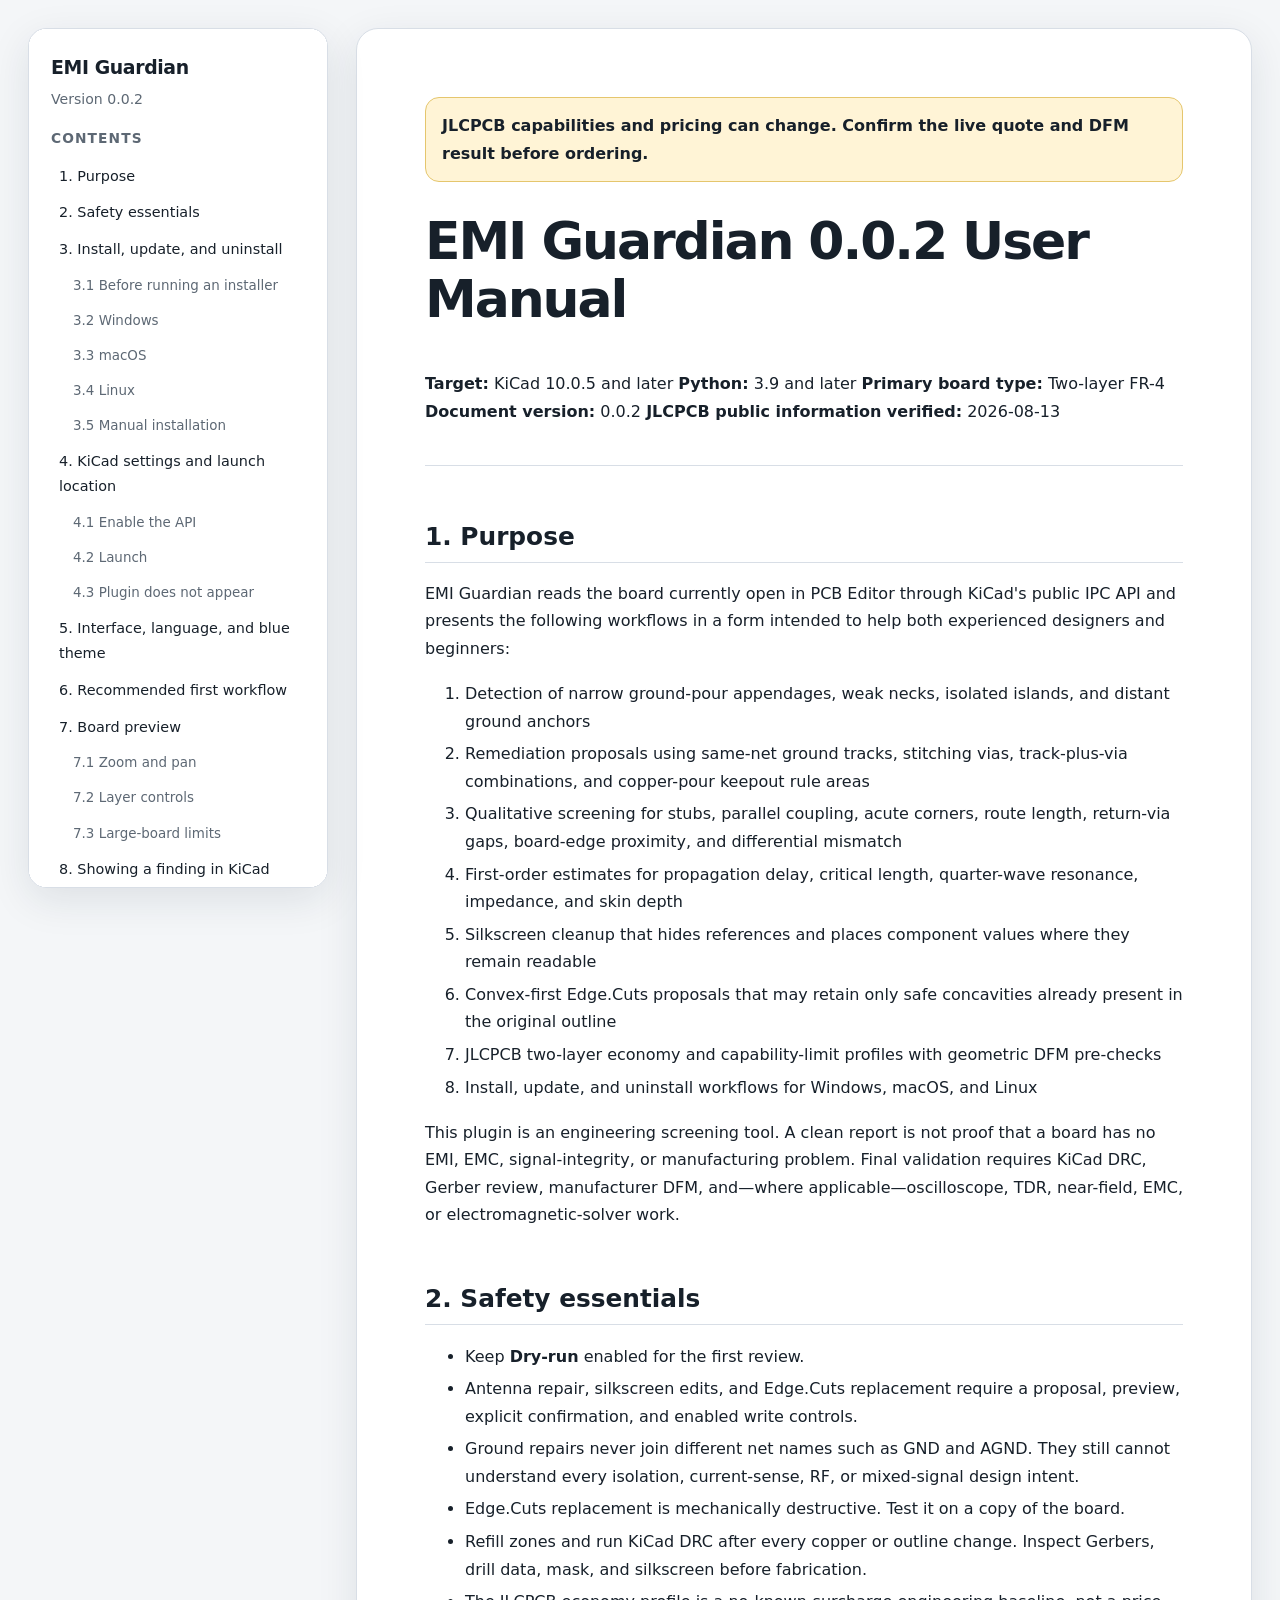
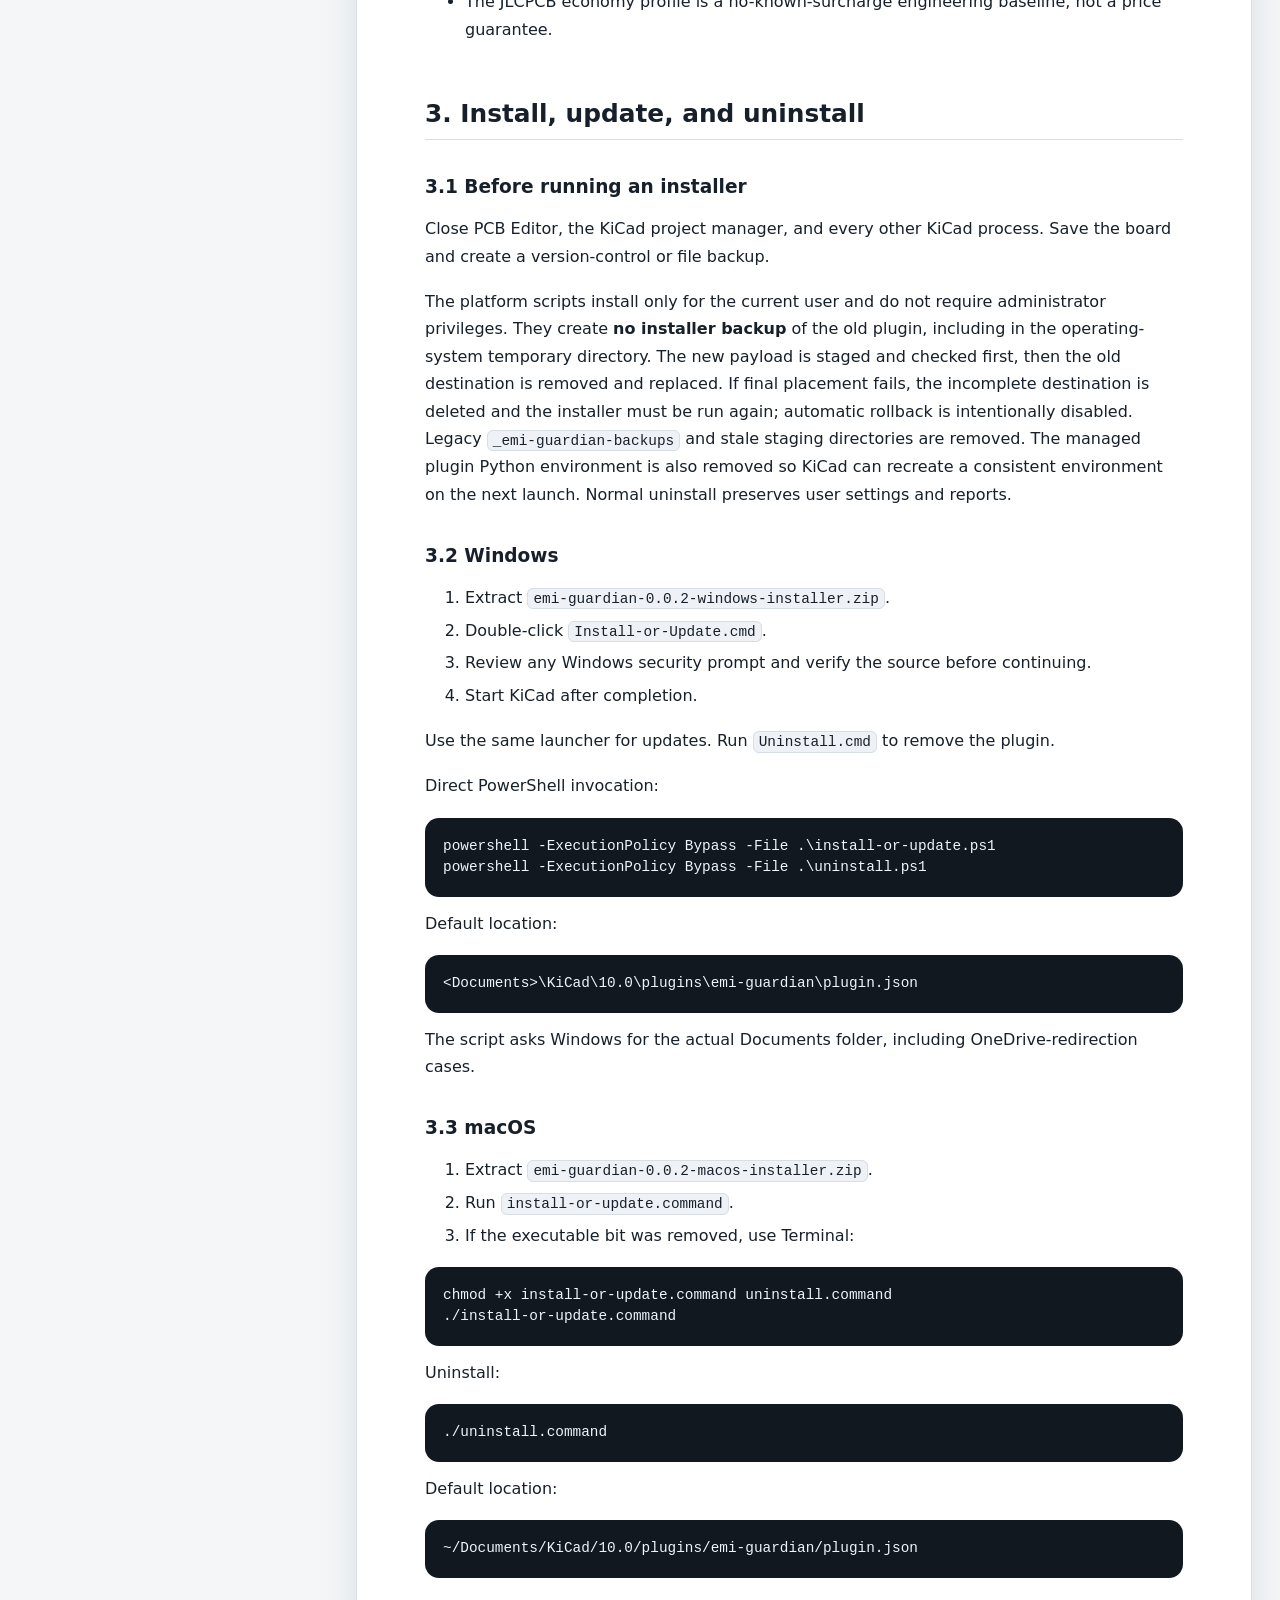
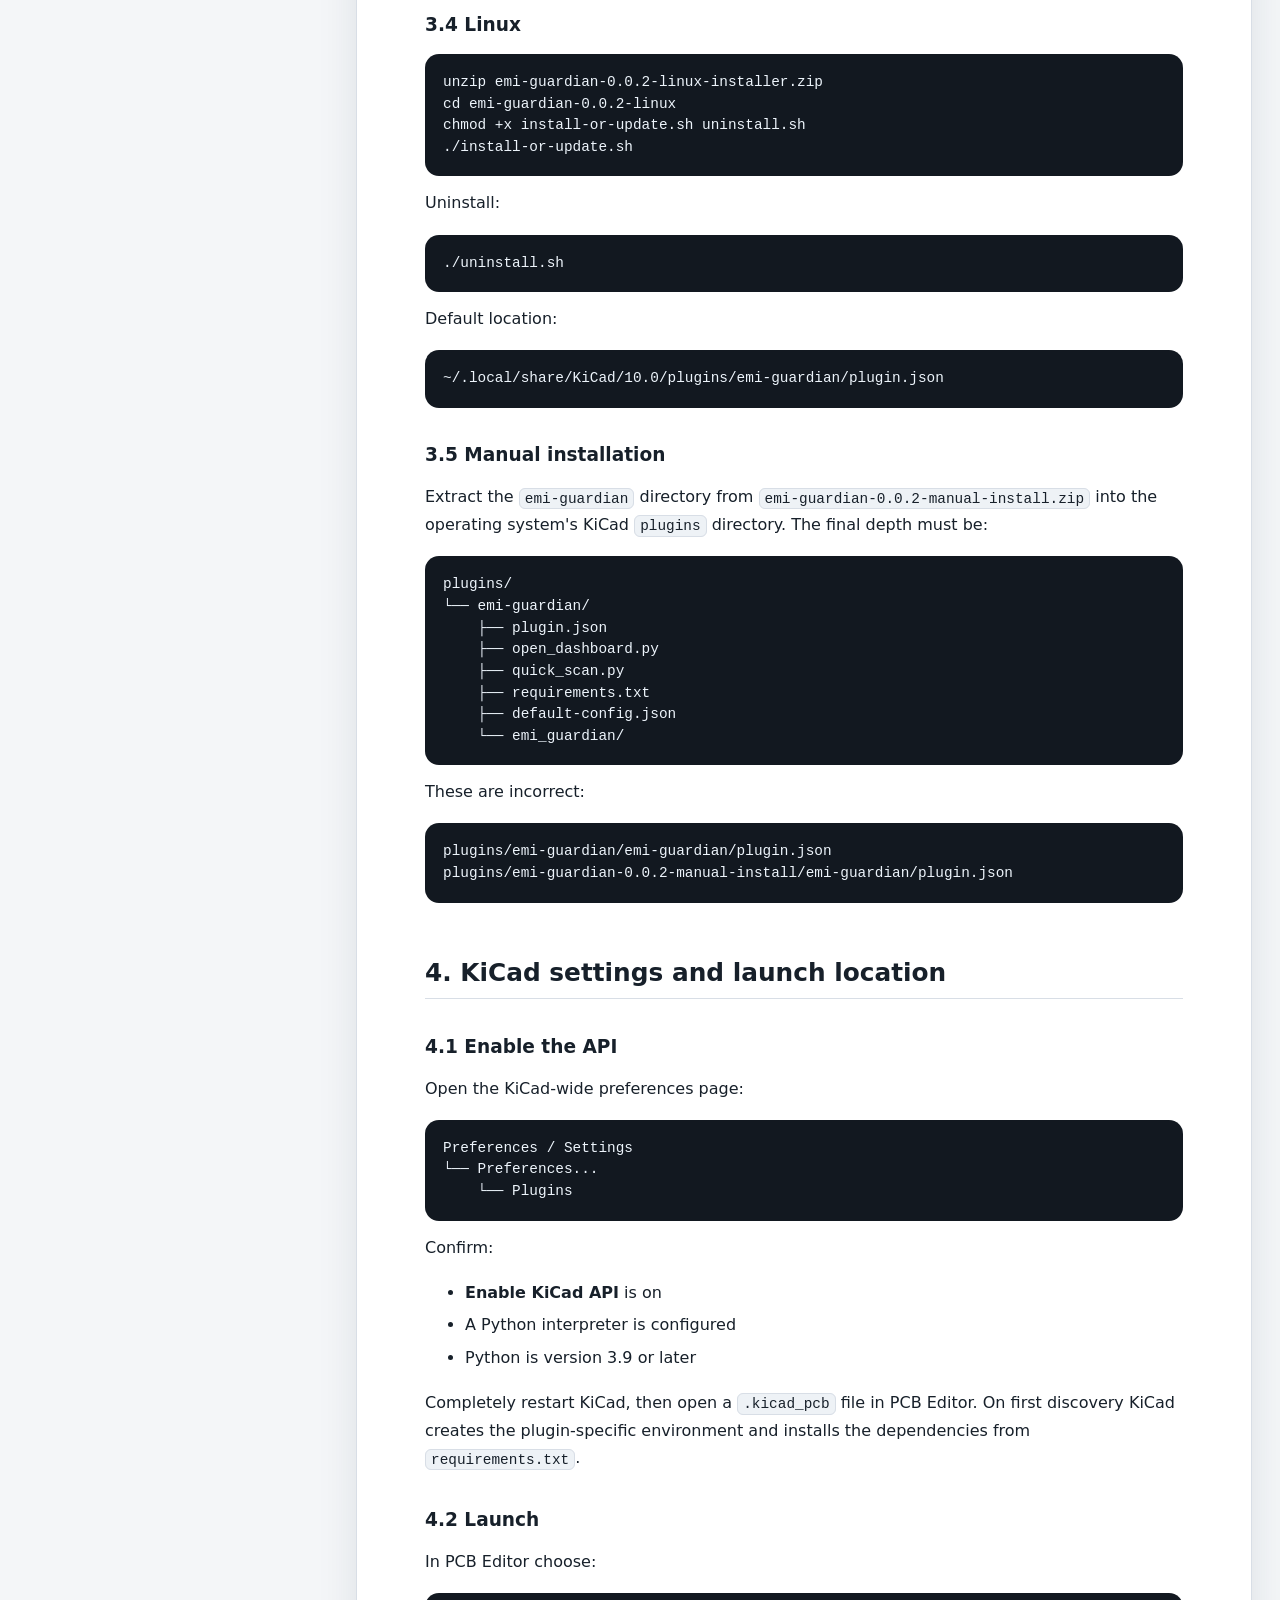
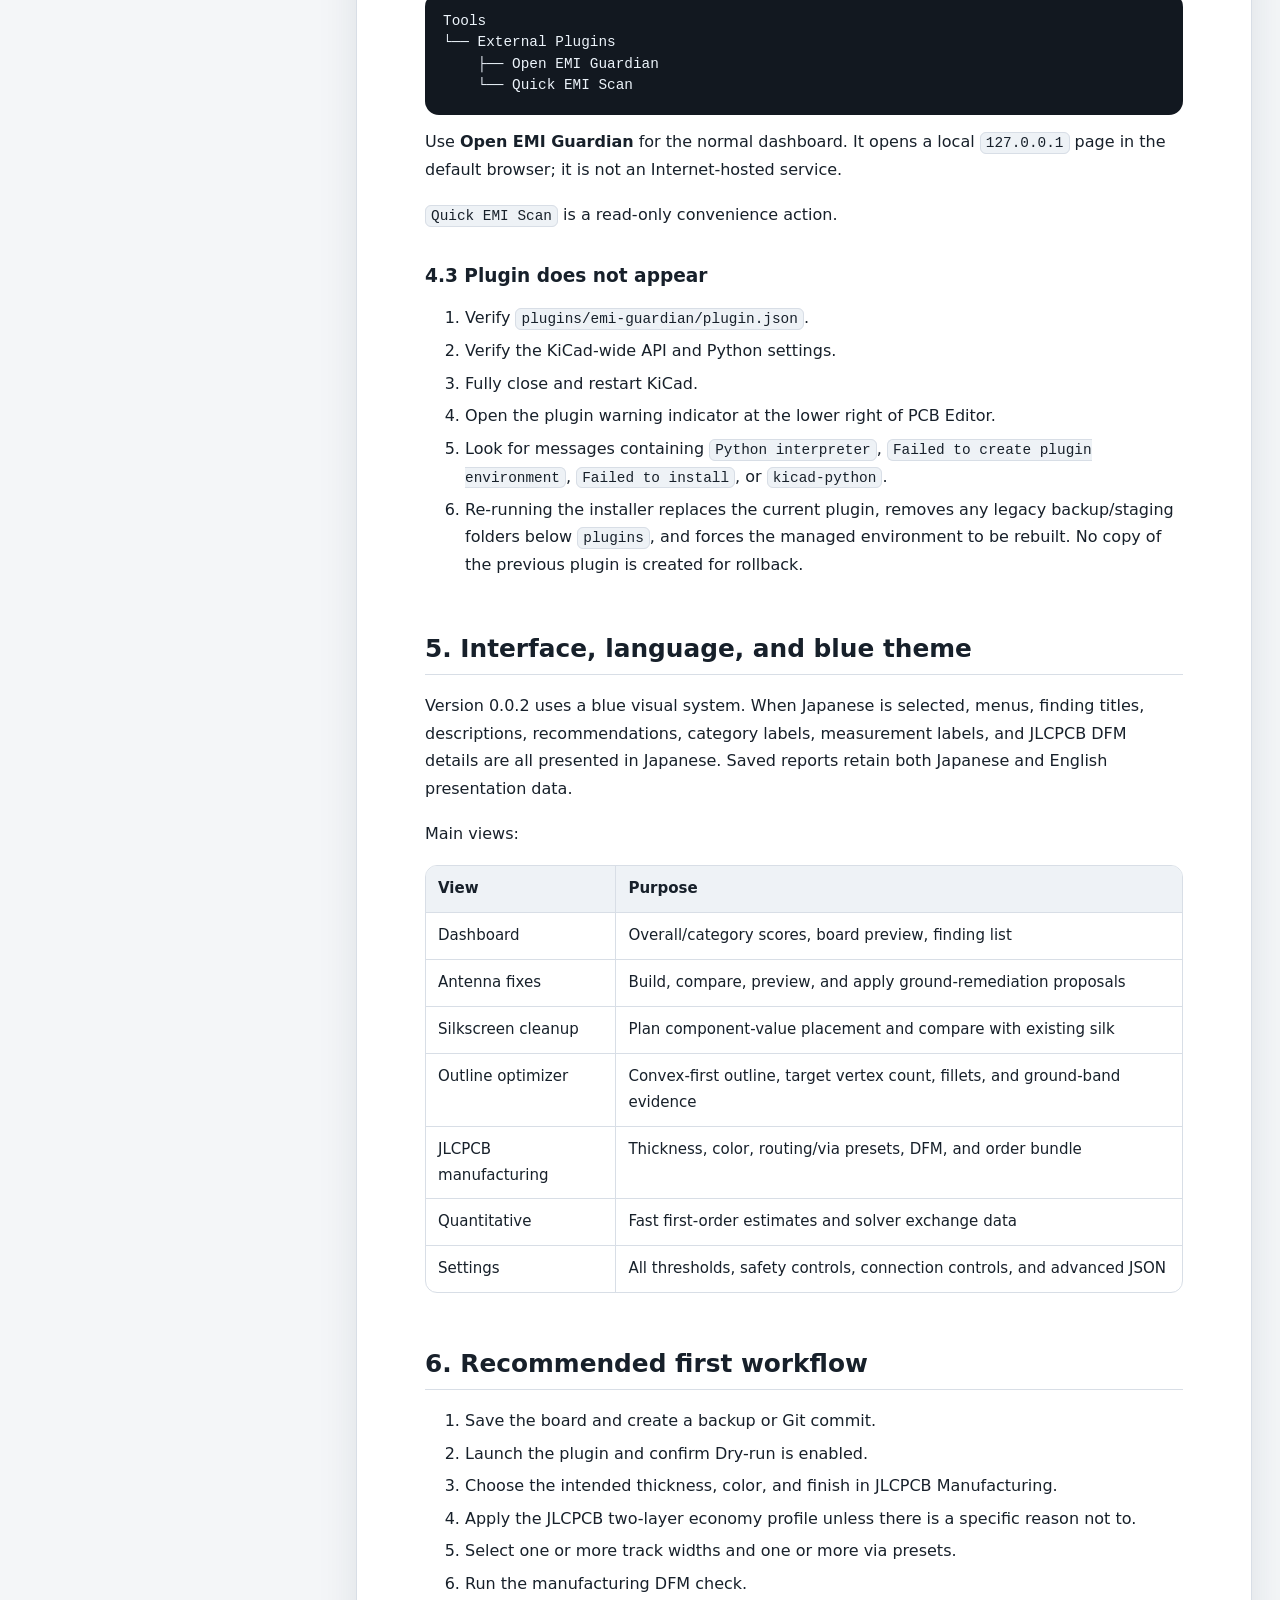
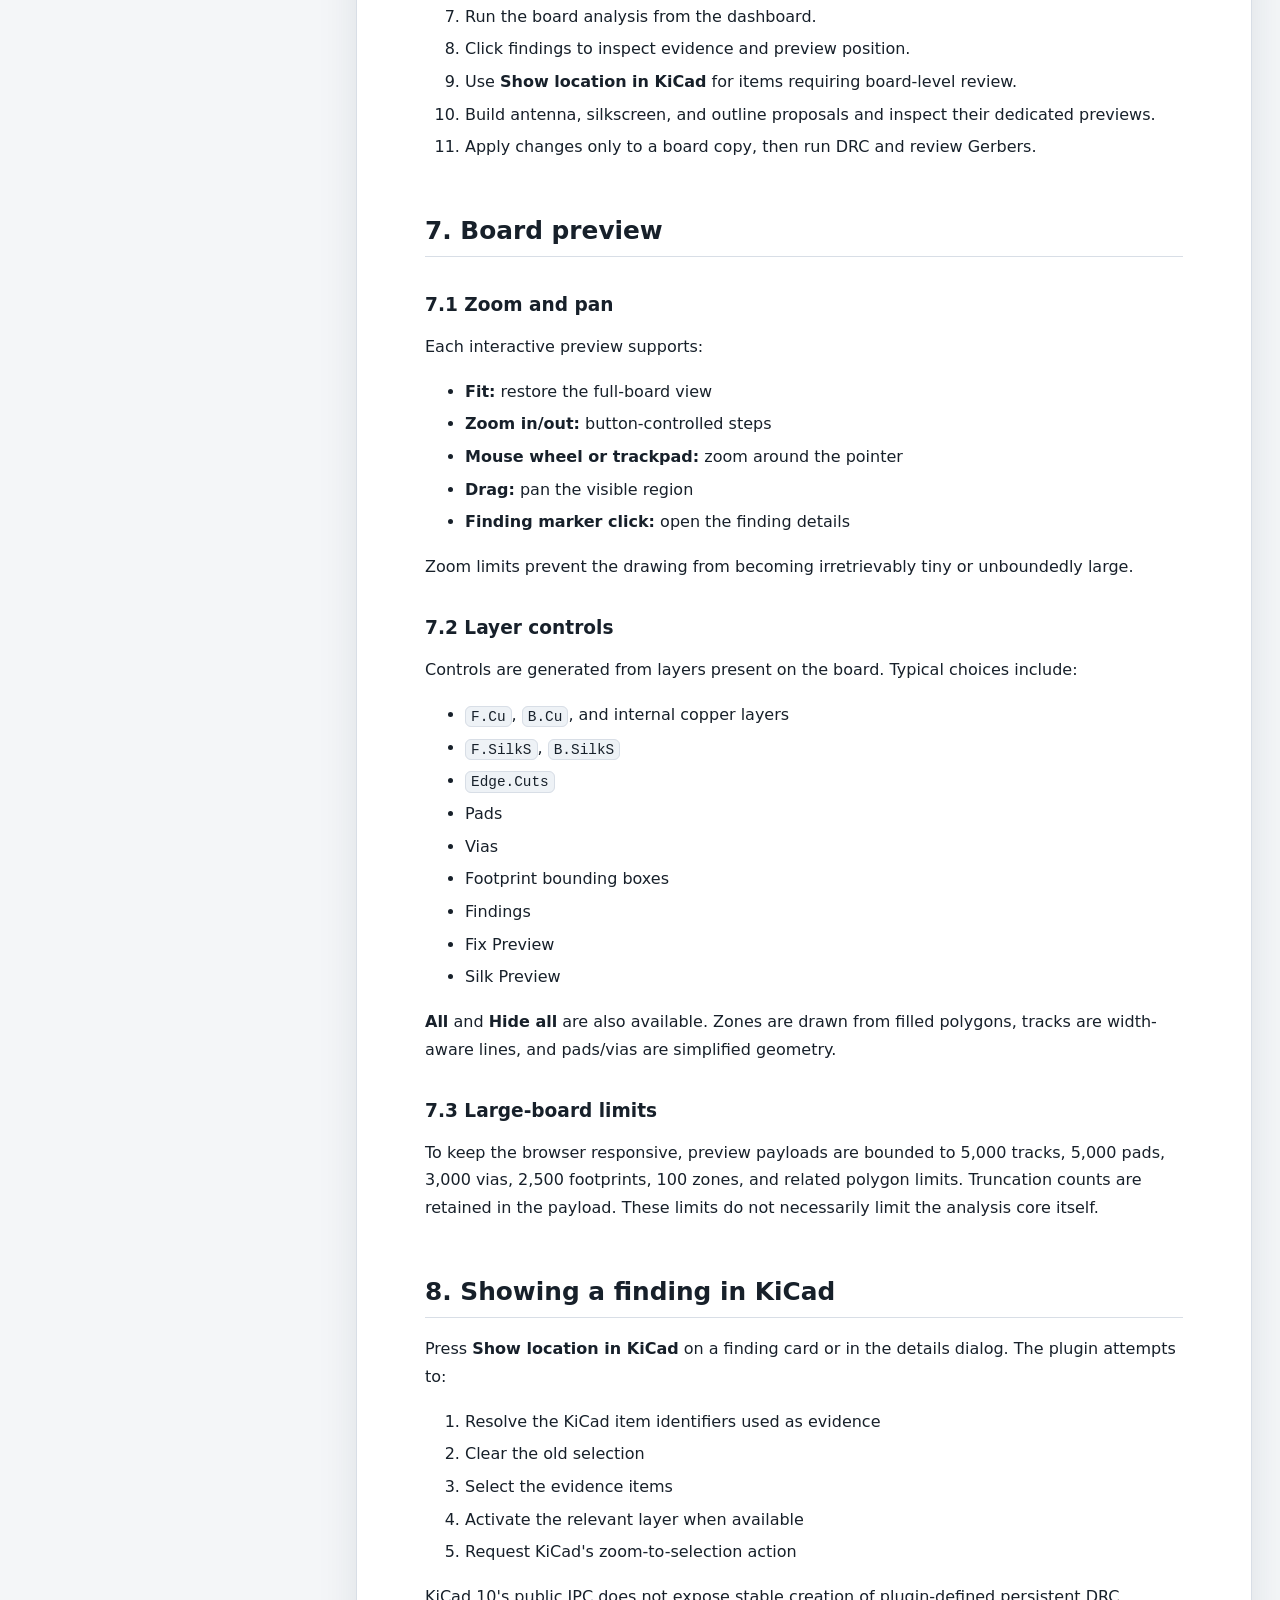
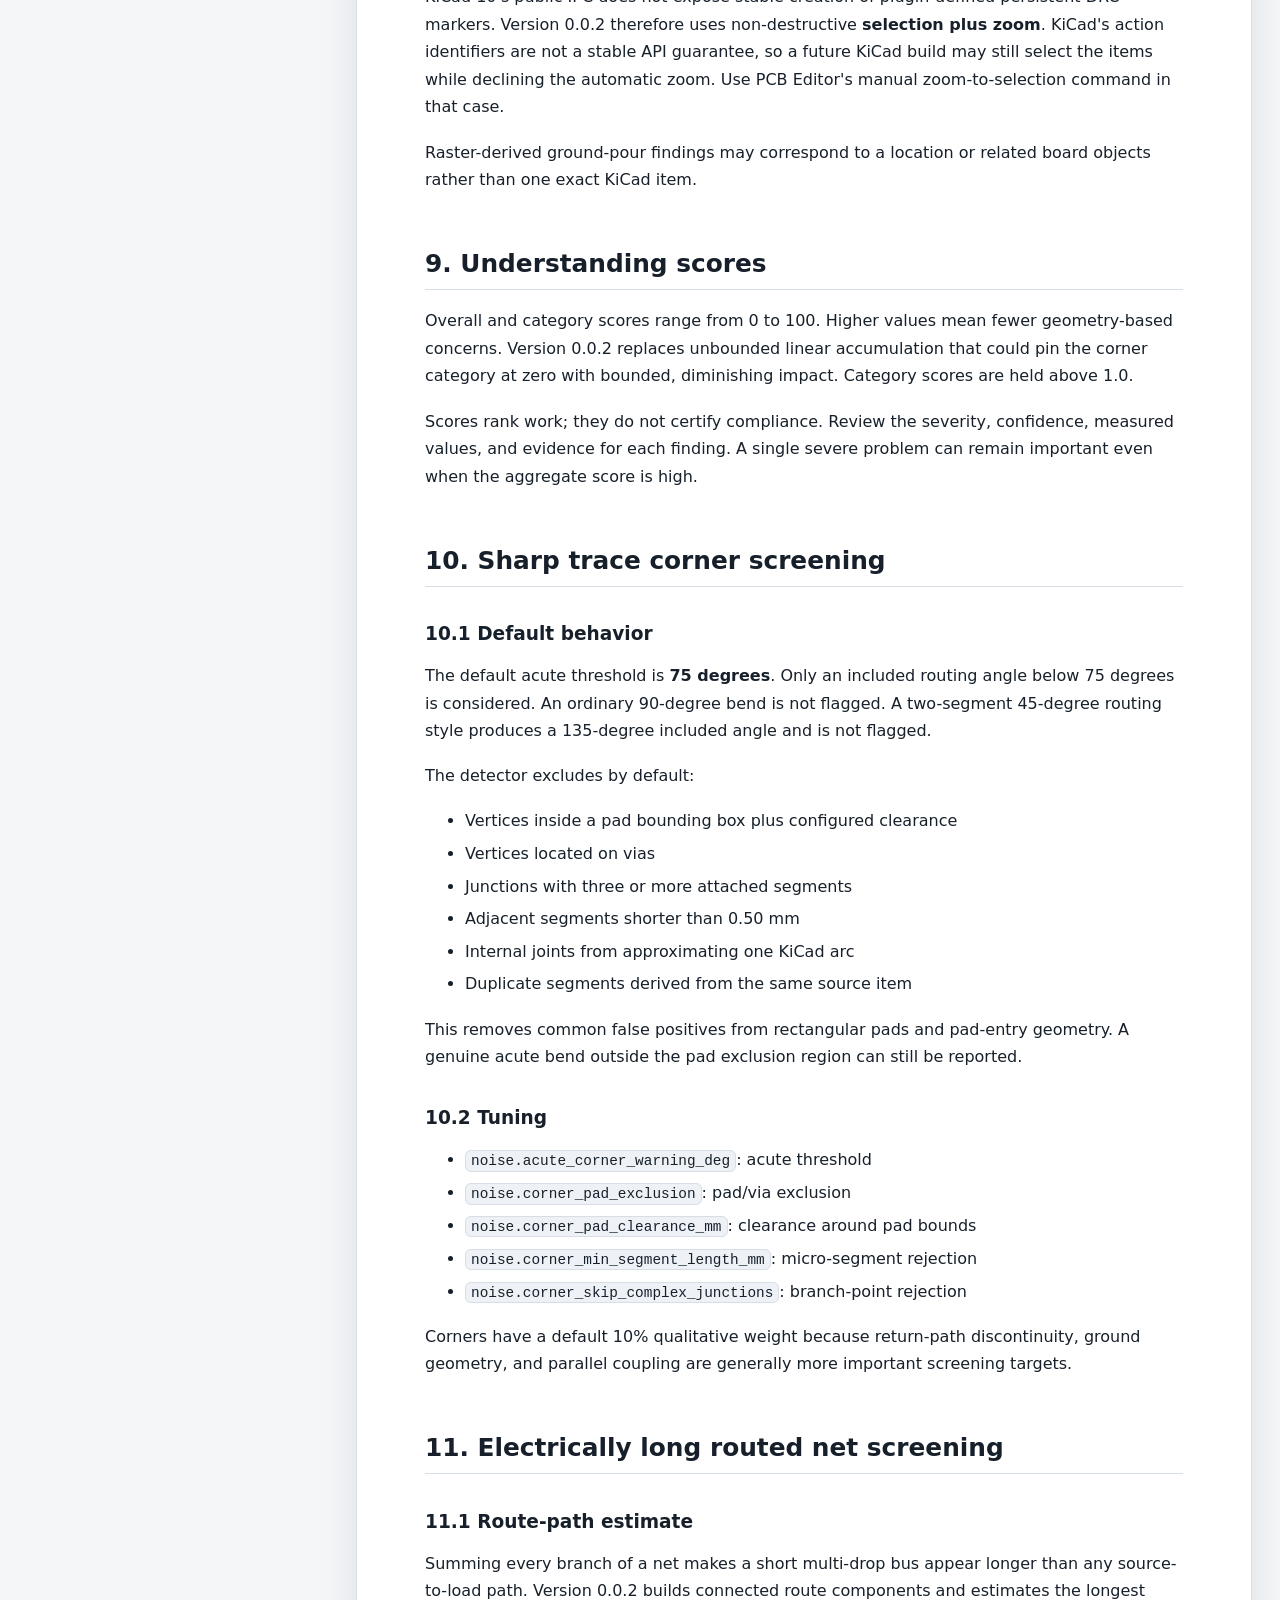
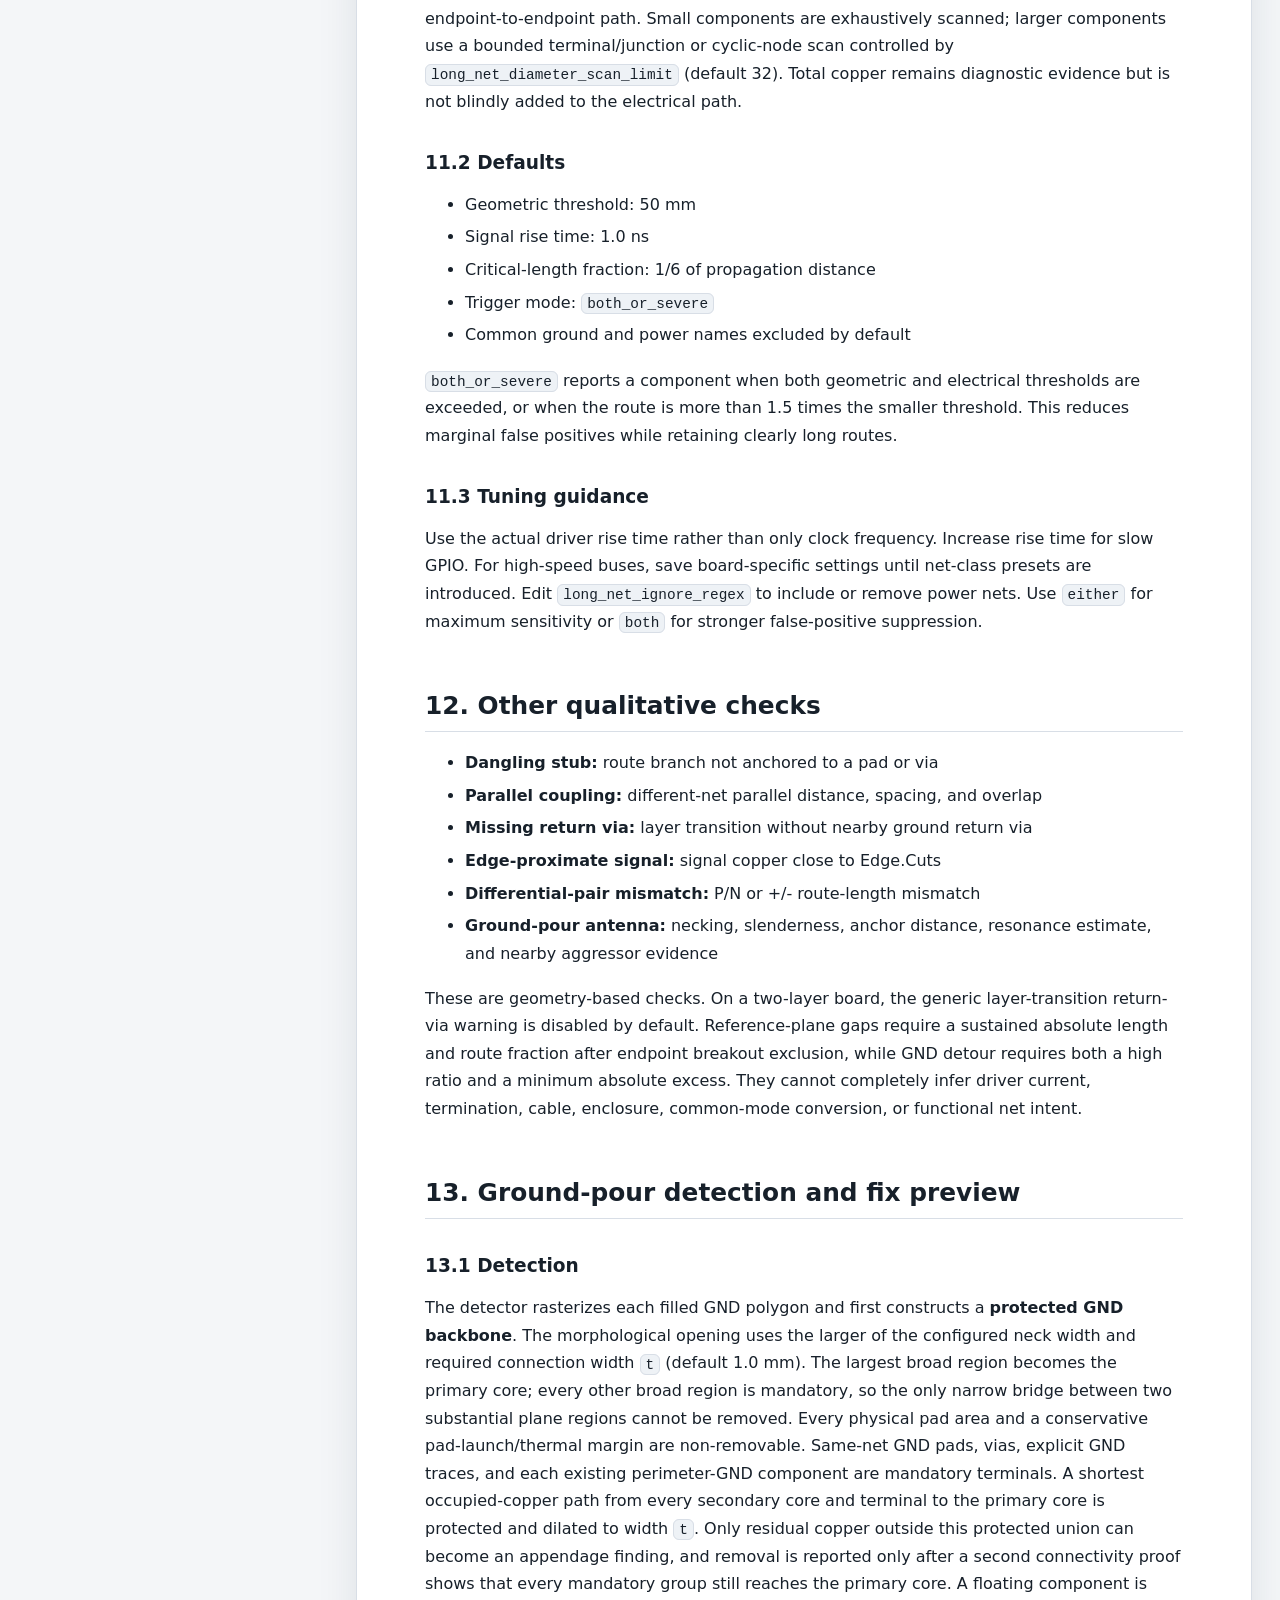
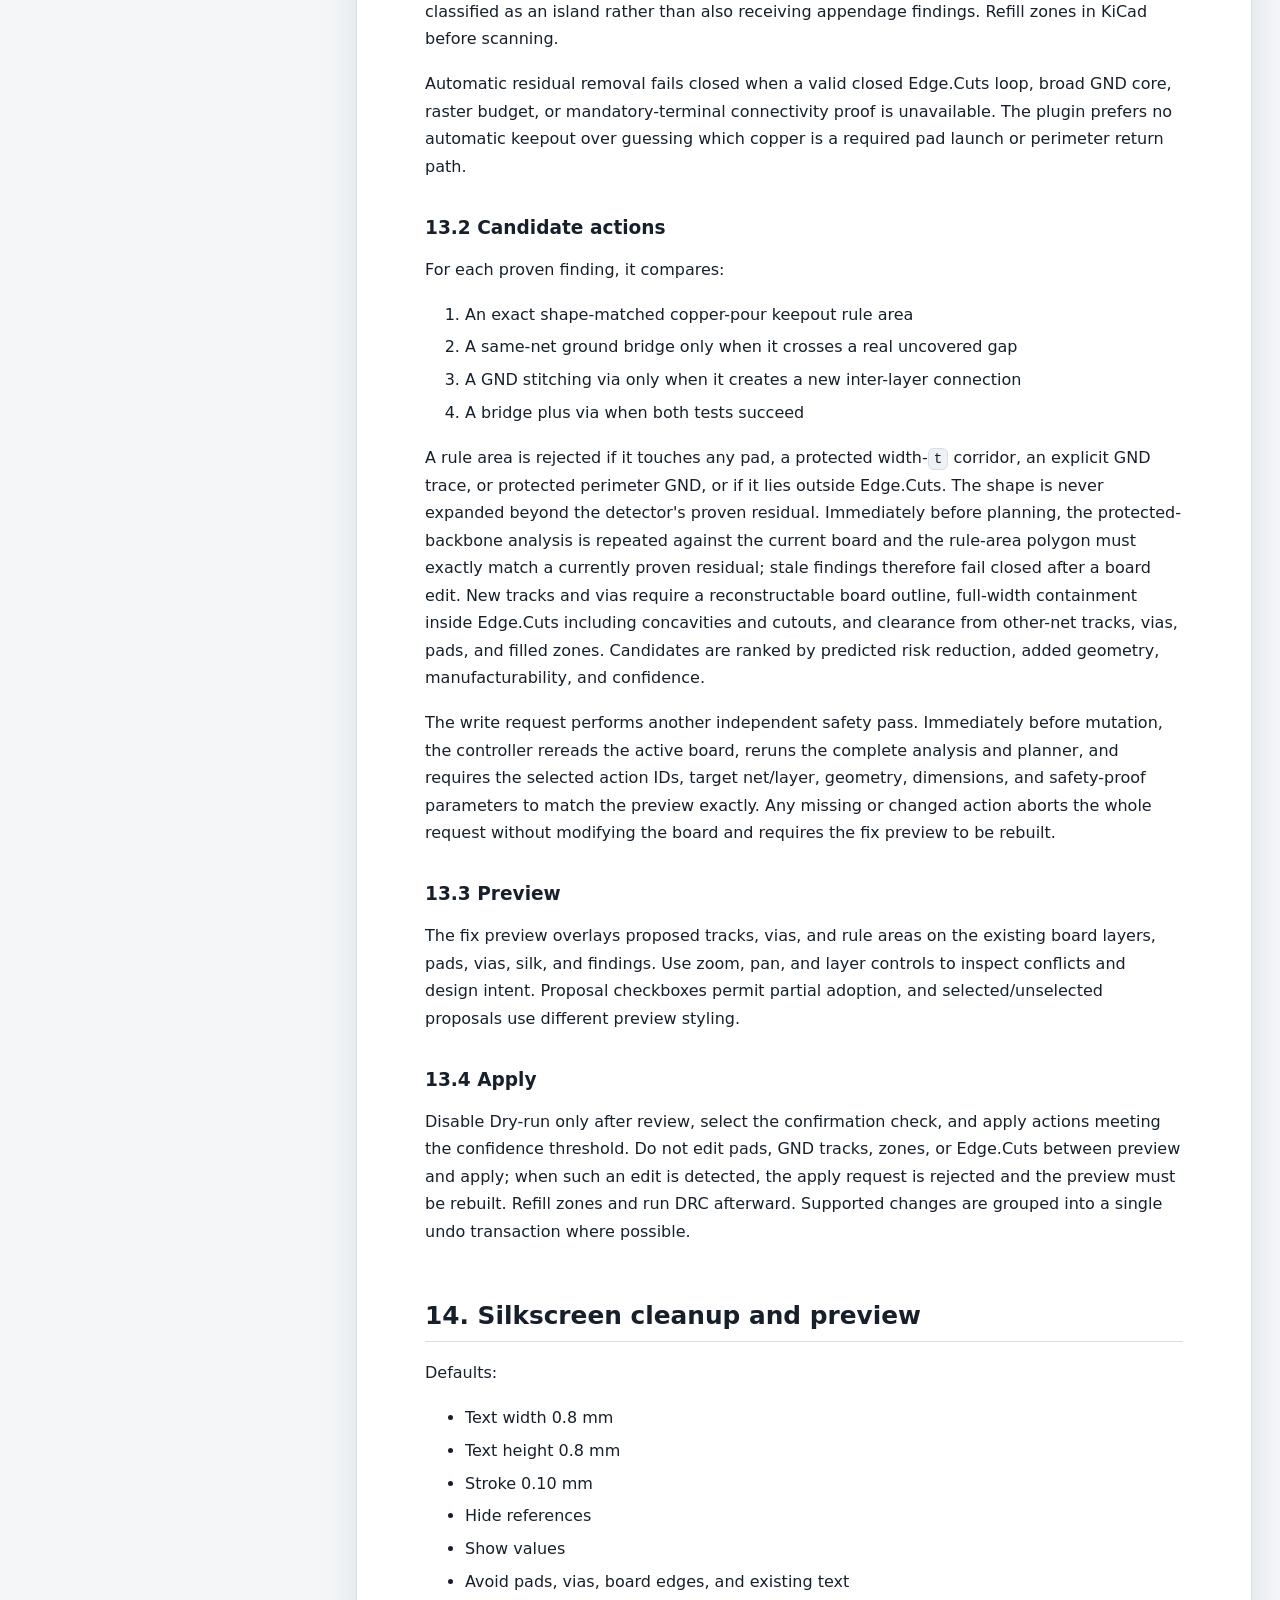
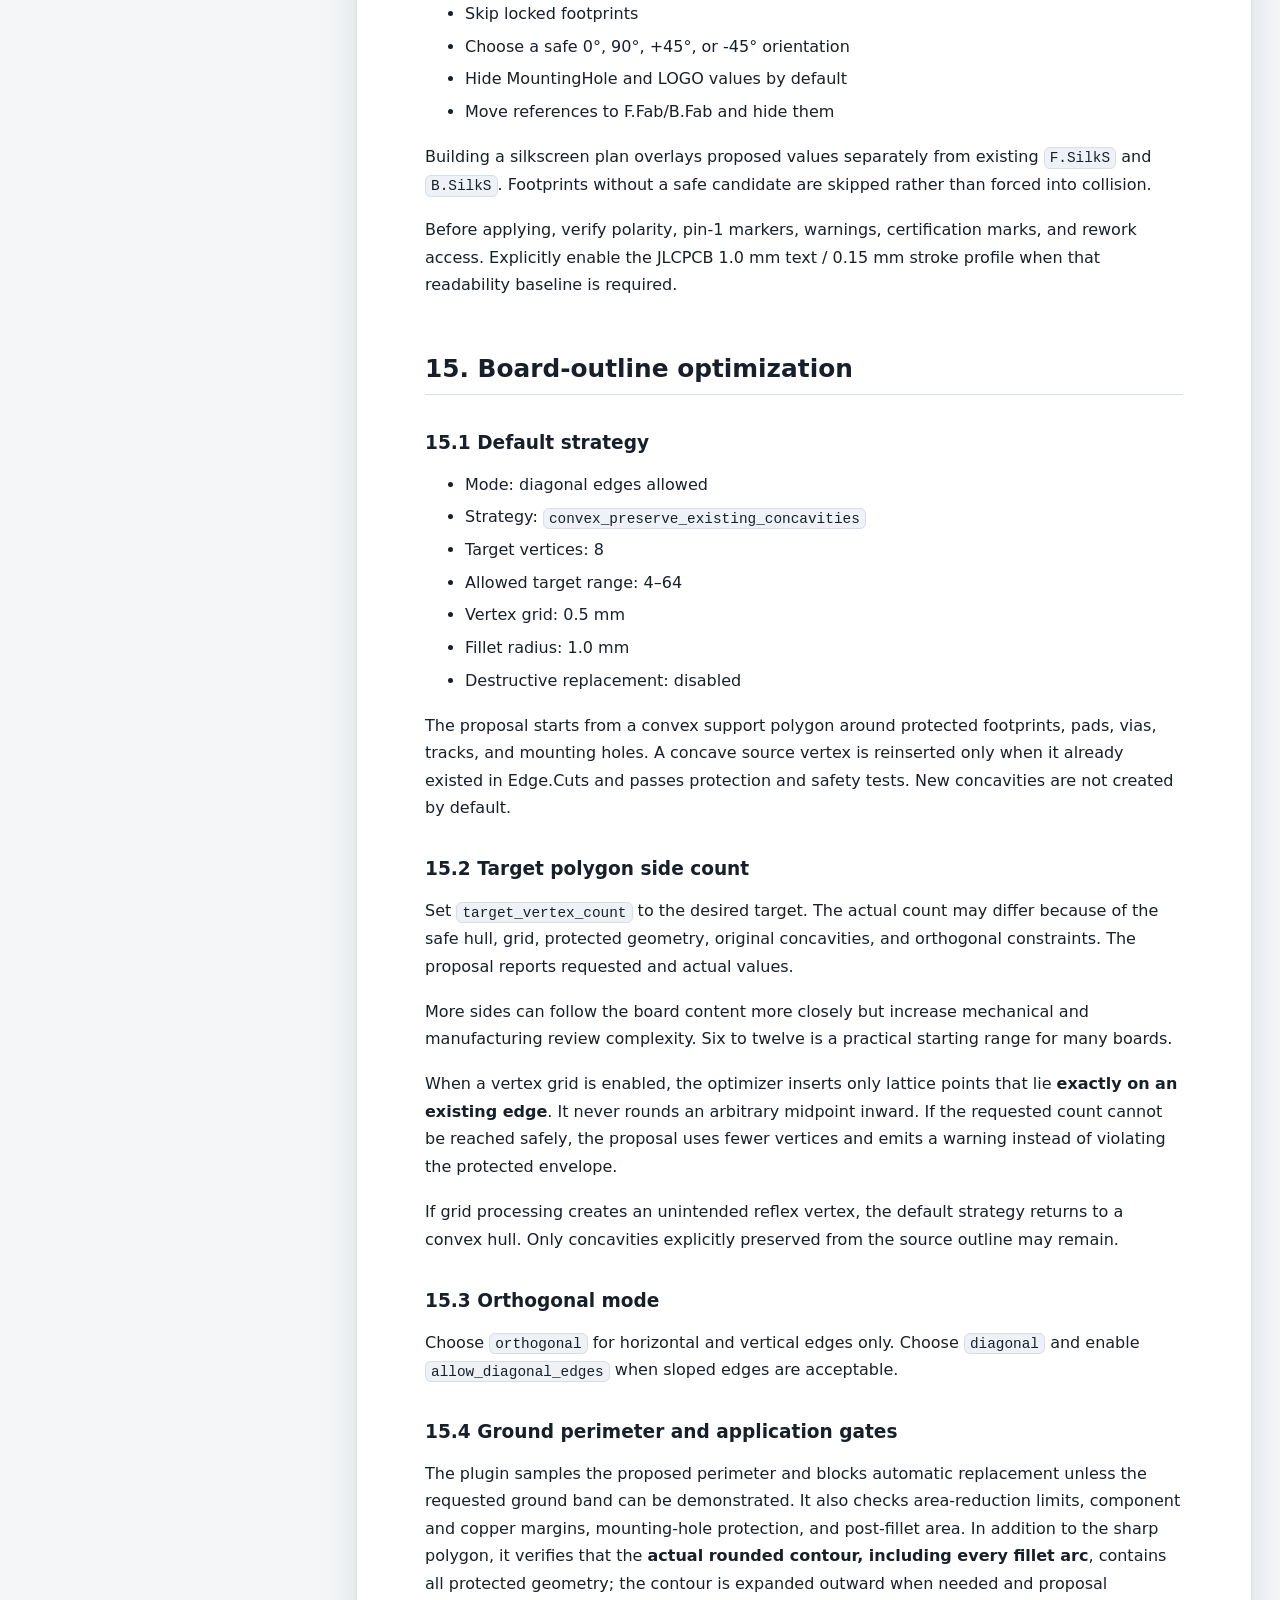
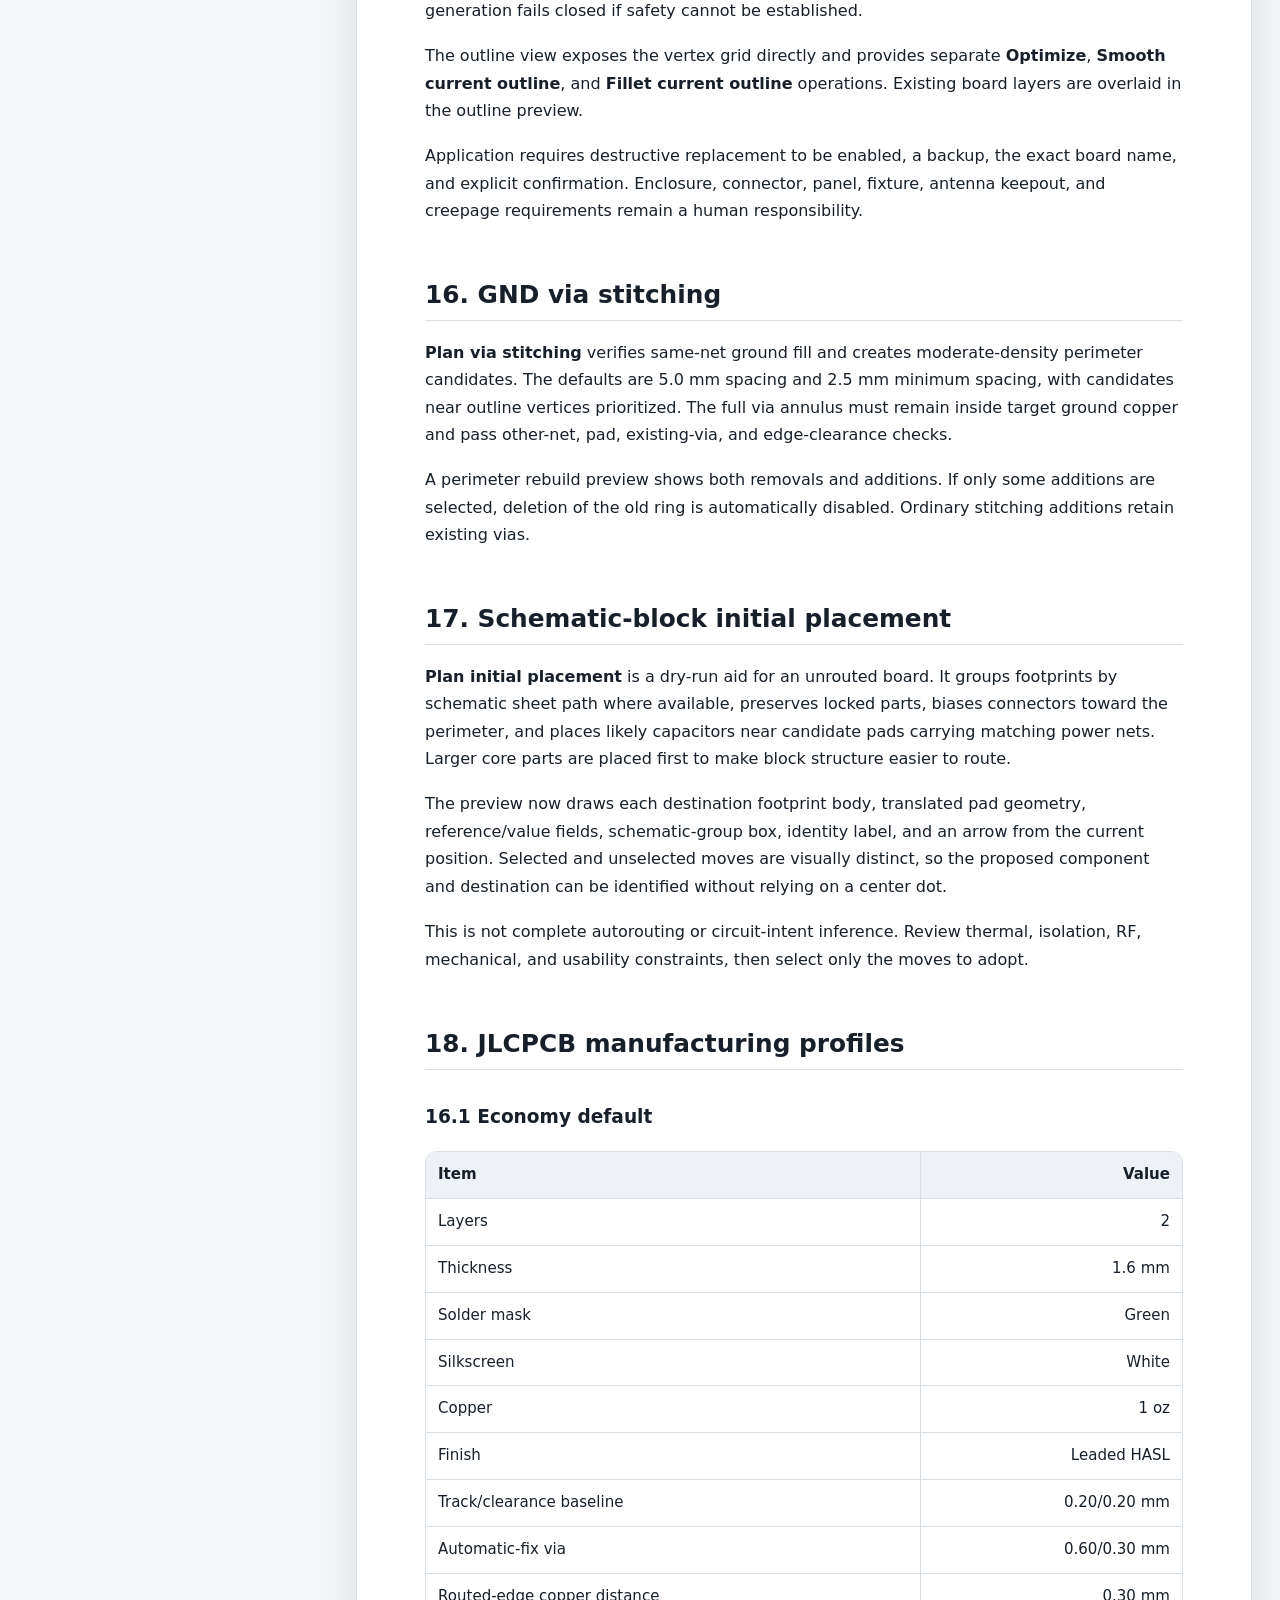
<file: plugin/docs/EMI-Guardian-User-Manual-EN.html>
<!doctype html>
<html lang="en">
<head>
<meta charset="utf-8">
<meta name="viewport" content="width=device-width, initial-scale=1">
<title>EMI Guardian 0.0.2 User Manual</title>
<style>
:root { color-scheme: light dark; --bg:#f4f6f8; --surface:#ffffff; --text:#17202a; --muted:#5d6874; --line:#d8dee6; --accent:#0b6bcb; --accent-soft:#e7f2ff; --code:#eef2f6; --warn:#fff4d6; --shadow:0 12px 40px rgba(15,35,55,.10); }
* { box-sizing:border-box; }
html { scroll-behavior:smooth; }
body { margin:0; background:var(--bg); color:var(--text); font-family:Inter, "Noto Sans JP", "Yu Gothic UI", "Hiragino Kaku Gothic ProN", system-ui, -apple-system, BlinkMacSystemFont, "Segoe UI", sans-serif; line-height:1.72; }
a { color:var(--accent); text-decoration-thickness:.08em; text-underline-offset:.16em; }
.layout { display:grid; grid-template-columns:minmax(240px,300px) minmax(0,920px); gap:28px; justify-content:center; padding:28px; }
.sidebar { position:sticky; top:20px; align-self:start; max-height:calc(100vh - 40px); overflow:auto; background:var(--surface); border:1px solid var(--line); border-radius:18px; box-shadow:var(--shadow); padding:22px; }
.brand { font-size:1.18rem; font-weight:760; letter-spacing:-.02em; margin-bottom:4px; }
.version { color:var(--muted); font-size:.88rem; margin-bottom:18px; }
.sidebar h2 { font-size:.86rem; text-transform:uppercase; letter-spacing:.08em; color:var(--muted); border:0; margin:0 0 10px; padding:0; }
.sidebar ul { list-style:none; margin:0; padding:0; }
.sidebar li { margin:0; }
.sidebar a { display:block; padding:6px 8px; border-radius:9px; color:var(--text); text-decoration:none; font-size:.9rem; }
.sidebar a:hover { background:var(--accent-soft); color:var(--accent); }
.sidebar .toc-subitem a { padding-left:22px; color:var(--muted); font-size:.84rem; }
main { min-width:0; background:var(--surface); border:1px solid var(--line); border-radius:22px; box-shadow:var(--shadow); padding:clamp(28px,6vw,68px); }
.notice { background:var(--warn); border:1px solid #e5c66d; border-radius:14px; padding:14px 16px; margin:0 0 30px; font-weight:620; }
h1 { font-size:clamp(2rem,5vw,3.25rem); line-height:1.12; letter-spacing:-.04em; margin:.1em 0 .8em; }
h2 { font-size:1.55rem; line-height:1.3; margin:2.2em 0 .7em; padding-bottom:.35em; border-bottom:1px solid var(--line); scroll-margin-top:22px; }
h3 { font-size:1.16rem; margin:1.7em 0 .45em; scroll-margin-top:22px; }
h4 { font-size:1rem; margin:1.35em 0 .35em; }
p, ul, ol { margin:.75em 0 1.1em; }
li + li { margin-top:.32em; }
blockquote { margin:1.4em 0; border-left:4px solid var(--accent); background:var(--accent-soft); padding:12px 18px; border-radius:0 12px 12px 0; }
code { background:var(--code); border:1px solid var(--line); border-radius:6px; padding:.12em .35em; font-family:"SFMono-Regular", Consolas, "Liberation Mono", monospace; font-size:.9em; }
pre { overflow:auto; background:#121820; color:#edf4fb; border-radius:14px; padding:18px; line-height:1.5; }
pre code { background:transparent; border:0; padding:0; color:inherit; }
table { width:100%; border-collapse:separate; border-spacing:0; margin:1.2em 0 1.7em; border:1px solid var(--line); border-radius:12px; overflow:hidden; font-size:.94rem; }
th, td { text-align:left; vertical-align:top; padding:10px 12px; border-bottom:1px solid var(--line); border-right:1px solid var(--line); }
th { background:var(--code); font-weight:700; }
tr:last-child td { border-bottom:0; }
th:last-child, td:last-child { border-right:0; }
hr { border:0; border-top:1px solid var(--line); margin:2.5em 0; }
footer { color:var(--muted); border-top:1px solid var(--line); margin-top:3.5em; padding-top:1.4em; font-size:.86rem; }
@media (max-width:900px) { .layout { grid-template-columns:1fr; padding:14px; } .sidebar { position:relative; top:0; max-height:none; } main { padding:28px 22px; } }
@media print { :root { --bg:#fff; --surface:#fff; --text:#000; --muted:#444; --line:#bbb; } .layout { display:block; padding:0; } .sidebar { display:none; } main { border:0; box-shadow:none; border-radius:0; padding:0; } a { color:inherit; text-decoration:none; } h2, h3 { break-after:avoid; } table, pre, blockquote { break-inside:avoid; } }
@media (prefers-color-scheme:dark) { :root { --bg:#0f141a; --surface:#171e26; --text:#e8edf2; --muted:#a8b3bf; --line:#34404c; --accent:#7db8ff; --accent-soft:#172d45; --code:#222c36; --warn:#3a3019; --shadow:0 12px 40px rgba(0,0,0,.30); } }
</style>
</head>
<body>
<div class="layout">
<aside class="sidebar" aria-label="Contents">
<div class="brand">EMI Guardian</div>
<div class="version">Version 0.0.2</div>
<h2>Contents</h2>
<ul><li class="toc-item"><a href="#1-purpose">1. Purpose</a></li>
<li class="toc-item"><a href="#2-safety-essentials">2. Safety essentials</a></li>
<li class="toc-item"><a href="#3-install-update-and-uninstall">3. Install, update, and uninstall</a></li>
<li class="toc-subitem"><a href="#3-1-before-running-an-installer">3.1 Before running an installer</a></li>
<li class="toc-subitem"><a href="#3-2-windows">3.2 Windows</a></li>
<li class="toc-subitem"><a href="#3-3-macos">3.3 macOS</a></li>
<li class="toc-subitem"><a href="#3-4-linux">3.4 Linux</a></li>
<li class="toc-subitem"><a href="#3-5-manual-installation">3.5 Manual installation</a></li>
<li class="toc-item"><a href="#4-kicad-settings-and-launch-location">4. KiCad settings and launch location</a></li>
<li class="toc-subitem"><a href="#4-1-enable-the-api">4.1 Enable the API</a></li>
<li class="toc-subitem"><a href="#4-2-launch">4.2 Launch</a></li>
<li class="toc-subitem"><a href="#4-3-plugin-does-not-appear">4.3 Plugin does not appear</a></li>
<li class="toc-item"><a href="#5-interface-language-and-blue-theme">5. Interface, language, and blue theme</a></li>
<li class="toc-item"><a href="#6-recommended-first-workflow">6. Recommended first workflow</a></li>
<li class="toc-item"><a href="#7-board-preview">7. Board preview</a></li>
<li class="toc-subitem"><a href="#7-1-zoom-and-pan">7.1 Zoom and pan</a></li>
<li class="toc-subitem"><a href="#7-2-layer-controls">7.2 Layer controls</a></li>
<li class="toc-subitem"><a href="#7-3-large-board-limits">7.3 Large-board limits</a></li>
<li class="toc-item"><a href="#8-showing-a-finding-in-kicad">8. Showing a finding in KiCad</a></li>
<li class="toc-item"><a href="#9-understanding-scores">9. Understanding scores</a></li>
<li class="toc-item"><a href="#10-sharp-trace-corner-screening">10. Sharp trace corner screening</a></li>
<li class="toc-subitem"><a href="#10-1-default-behavior">10.1 Default behavior</a></li>
<li class="toc-subitem"><a href="#10-2-tuning">10.2 Tuning</a></li>
<li class="toc-item"><a href="#11-electrically-long-routed-net-screening">11. Electrically long routed net screening</a></li>
<li class="toc-subitem"><a href="#11-1-route-path-estimate">11.1 Route-path estimate</a></li>
<li class="toc-subitem"><a href="#11-2-defaults">11.2 Defaults</a></li>
<li class="toc-subitem"><a href="#11-3-tuning-guidance">11.3 Tuning guidance</a></li>
<li class="toc-item"><a href="#12-other-qualitative-checks">12. Other qualitative checks</a></li>
<li class="toc-item"><a href="#13-ground-pour-detection-and-fix-preview">13. Ground-pour detection and fix preview</a></li>
<li class="toc-subitem"><a href="#13-1-detection">13.1 Detection</a></li>
<li class="toc-subitem"><a href="#13-2-candidate-actions">13.2 Candidate actions</a></li>
<li class="toc-subitem"><a href="#13-3-preview">13.3 Preview</a></li>
<li class="toc-subitem"><a href="#13-4-apply">13.4 Apply</a></li>
<li class="toc-item"><a href="#14-silkscreen-cleanup-and-preview">14. Silkscreen cleanup and preview</a></li>
<li class="toc-item"><a href="#15-board-outline-optimization">15. Board-outline optimization</a></li>
<li class="toc-subitem"><a href="#15-1-default-strategy">15.1 Default strategy</a></li>
<li class="toc-subitem"><a href="#15-2-target-polygon-side-count">15.2 Target polygon side count</a></li>
<li class="toc-subitem"><a href="#15-3-orthogonal-mode">15.3 Orthogonal mode</a></li>
<li class="toc-subitem"><a href="#15-4-ground-perimeter-and-application-gates">15.4 Ground perimeter and application gates</a></li>
<li class="toc-item"><a href="#16-gnd-via-stitching">16. GND via stitching</a></li>
<li class="toc-item"><a href="#17-schematic-block-initial-placement">17. Schematic-block initial placement</a></li>
<li class="toc-item"><a href="#18-jlcpcb-manufacturing-profiles">18. JLCPCB manufacturing profiles</a></li>
<li class="toc-subitem"><a href="#16-1-economy-default">16.1 Economy default</a></li>
<li class="toc-subitem"><a href="#16-2-capability-limit">16.2 Capability limit</a></li>
<li class="toc-subitem"><a href="#16-3-thickness-and-color">16.3 Thickness and color</a></li>
<li class="toc-subitem"><a href="#16-4-multiple-track-width-presets">16.4 Multiple track-width presets</a></li>
<li class="toc-subitem"><a href="#16-5-multiple-via-presets">16.5 Multiple via presets</a></li>
<li class="toc-subitem"><a href="#16-6-dfm-and-exports">16.6 DFM and exports</a></li>
<li class="toc-item"><a href="#19-long-idle-connection-behavior">19. Long-idle connection behavior</a></li>
<li class="toc-item"><a href="#20-performance">20. Performance</a></li>
<li class="toc-item"><a href="#21-quantitative-estimates">21. Quantitative estimates</a></li>
<li class="toc-item"><a href="#22-configuration-summary">22. Configuration summary</a></li>
<li class="toc-subitem"><a href="#20-1-general">20.1 General</a></li>
<li class="toc-subitem"><a href="#20-2-antenna">20.2 Antenna</a></li>
<li class="toc-subitem"><a href="#20-3-noise">20.3 Noise</a></li>
<li class="toc-subitem"><a href="#20-4-outline">20.4 Outline</a></li>
<li class="toc-item"><a href="#23-reports-and-retained-data">23. Reports and retained data</a></li>
<li class="toc-item"><a href="#24-troubleshooting">24. Troubleshooting</a></li>
<li class="toc-subitem"><a href="#corner-score-is-unexpectedly-low">Corner score is unexpectedly low</a></li>
<li class="toc-subitem"><a href="#a-real-acute-corner-is-missed">A real acute corner is missed</a></li>
<li class="toc-subitem"><a href="#too-many-long-route-findings">Too many long-route findings</a></li>
<li class="toc-subitem"><a href="#kicad-selection-works-but-zoom-does-not">KiCad selection works but zoom does not</a></li>
<li class="toc-subitem"><a href="#connection-fails-after-a-long-pause">Connection fails after a long pause</a></li>
<li class="toc-subitem"><a href="#presets-are-still-single-select">Presets are still single-select</a></li>
<li class="toc-subitem"><a href="#fix-or-silk-overlay-is-missing">Fix or silk overlay is missing</a></li>
<li class="toc-subitem"><a href="#dfm-is-too-strict">DFM is too strict</a></li>
<li class="toc-item"><a href="#25-pre-order-checklist">25. Pre-order checklist</a></li>
<li class="toc-item"><a href="#26-publishing-on-github">26. Publishing on GitHub</a></li>
<li class="toc-item"><a href="#27-limitations">27. Limitations</a></li>
<li class="toc-item"><a href="#28-references">28. References</a></li></ul>
</aside>
<main>
<div class="notice">JLCPCB capabilities and pricing can change. Confirm the live quote and DFM result before ordering.</div>
<h1 id="emi-guardian-0-0-2-user-manual">EMI Guardian 0.0.2 User Manual</h1>
<p><strong>Target:</strong> KiCad 10.0.5 and later
<strong>Python:</strong> 3.9 and later
<strong>Primary board type:</strong> Two-layer FR-4
<strong>Document version:</strong> 0.0.2
<strong>JLCPCB public information verified:</strong> 2026-08-13</p>
<hr />
<h2 id="1-purpose">1. Purpose</h2>
<p>EMI Guardian reads the board currently open in PCB Editor through KiCad's public IPC API and presents the following workflows in a form intended to help both experienced designers and beginners:</p>
<ol>
<li>Detection of narrow ground-pour appendages, weak necks, isolated islands, and distant ground anchors</li>
<li>Remediation proposals using same-net ground tracks, stitching vias, track-plus-via combinations, and copper-pour keepout rule areas</li>
<li>Qualitative screening for stubs, parallel coupling, acute corners, route length, return-via gaps, board-edge proximity, and differential mismatch</li>
<li>First-order estimates for propagation delay, critical length, quarter-wave resonance, impedance, and skin depth</li>
<li>Silkscreen cleanup that hides references and places component values where they remain readable</li>
<li>Convex-first Edge.Cuts proposals that may retain only safe concavities already present in the original outline</li>
<li>JLCPCB two-layer economy and capability-limit profiles with geometric DFM pre-checks</li>
<li>Install, update, and uninstall workflows for Windows, macOS, and Linux</li>
</ol>
<p>This plugin is an engineering screening tool. A clean report is not proof that a board has no EMI, EMC, signal-integrity, or manufacturing problem. Final validation requires KiCad DRC, Gerber review, manufacturer DFM, and—where applicable—oscilloscope, TDR, near-field, EMC, or electromagnetic-solver work.</p>
<h2 id="2-safety-essentials">2. Safety essentials</h2>
<ul>
<li>Keep <strong>Dry-run</strong> enabled for the first review.</li>
<li>Antenna repair, silkscreen edits, and Edge.Cuts replacement require a proposal, preview, explicit confirmation, and enabled write controls.</li>
<li>Ground repairs never join different net names such as GND and AGND. They still cannot understand every isolation, current-sense, RF, or mixed-signal design intent.</li>
<li>Edge.Cuts replacement is mechanically destructive. Test it on a copy of the board.</li>
<li>Refill zones and run KiCad DRC after every copper or outline change. Inspect Gerbers, drill data, mask, and silkscreen before fabrication.</li>
<li>The JLCPCB economy profile is a no-known-surcharge engineering baseline, not a price guarantee.</li>
</ul>
<h2 id="3-install-update-and-uninstall">3. Install, update, and uninstall</h2>
<h3 id="3-1-before-running-an-installer">3.1 Before running an installer</h3>
<p>Close PCB Editor, the KiCad project manager, and every other KiCad process. Save the board and create a version-control or file backup.</p>
<p>The platform scripts install only for the current user and do not require administrator privileges. They create <strong>no installer backup</strong> of the old plugin, including in the operating-system temporary directory. The new payload is staged and checked first, then the old destination is removed and replaced. If final placement fails, the incomplete destination is deleted and the installer must be run again; automatic rollback is intentionally disabled. Legacy <code>_emi-guardian-backups</code> and stale staging directories are removed. The managed plugin Python environment is also removed so KiCad can recreate a consistent environment on the next launch. Normal uninstall preserves user settings and reports.</p>
<h3 id="3-2-windows">3.2 Windows</h3>
<ol>
<li>Extract <code>emi-guardian-0.0.2-windows-installer.zip</code>.</li>
<li>Double-click <code>Install-or-Update.cmd</code>.</li>
<li>Review any Windows security prompt and verify the source before continuing.</li>
<li>Start KiCad after completion.</li>
</ol>
<p>Use the same launcher for updates. Run <code>Uninstall.cmd</code> to remove the plugin.</p>
<p>Direct PowerShell invocation:</p>
<pre><code class="language-powershell">powershell -ExecutionPolicy Bypass -File .\install-or-update.ps1
powershell -ExecutionPolicy Bypass -File .\uninstall.ps1
</code></pre>
<p>Default location:</p>
<pre><code class="language-text">&lt;Documents&gt;\KiCad\10.0\plugins\emi-guardian\plugin.json
</code></pre>
<p>The script asks Windows for the actual Documents folder, including OneDrive-redirection cases.</p>
<h3 id="3-3-macos">3.3 macOS</h3>
<ol>
<li>Extract <code>emi-guardian-0.0.2-macos-installer.zip</code>.</li>
<li>Run <code>install-or-update.command</code>.</li>
<li>If the executable bit was removed, use Terminal:</li>
</ol>
<pre><code class="language-bash">chmod +x install-or-update.command uninstall.command
./install-or-update.command
</code></pre>
<p>Uninstall:</p>
<pre><code class="language-bash">./uninstall.command
</code></pre>
<p>Default location:</p>
<pre><code class="language-text">~/Documents/KiCad/10.0/plugins/emi-guardian/plugin.json
</code></pre>
<h3 id="3-4-linux">3.4 Linux</h3>
<pre><code class="language-bash">unzip emi-guardian-0.0.2-linux-installer.zip
cd emi-guardian-0.0.2-linux
chmod +x install-or-update.sh uninstall.sh
./install-or-update.sh
</code></pre>
<p>Uninstall:</p>
<pre><code class="language-bash">./uninstall.sh
</code></pre>
<p>Default location:</p>
<pre><code class="language-text">~/.local/share/KiCad/10.0/plugins/emi-guardian/plugin.json
</code></pre>
<h3 id="3-5-manual-installation">3.5 Manual installation</h3>
<p>Extract the <code>emi-guardian</code> directory from <code>emi-guardian-0.0.2-manual-install.zip</code> into the operating system's KiCad <code>plugins</code> directory. The final depth must be:</p>
<pre><code class="language-text">plugins/
└── emi-guardian/
    ├── plugin.json
    ├── open_dashboard.py
    ├── quick_scan.py
    ├── requirements.txt
    ├── default-config.json
    └── emi_guardian/
</code></pre>
<p>These are incorrect:</p>
<pre><code class="language-text">plugins/emi-guardian/emi-guardian/plugin.json
plugins/emi-guardian-0.0.2-manual-install/emi-guardian/plugin.json
</code></pre>
<h2 id="4-kicad-settings-and-launch-location">4. KiCad settings and launch location</h2>
<h3 id="4-1-enable-the-api">4.1 Enable the API</h3>
<p>Open the KiCad-wide preferences page:</p>
<pre><code class="language-text">Preferences / Settings
└── Preferences...
    └── Plugins
</code></pre>
<p>Confirm:</p>
<ul>
<li><strong>Enable KiCad API</strong> is on</li>
<li>A Python interpreter is configured</li>
<li>Python is version 3.9 or later</li>
</ul>
<p>Completely restart KiCad, then open a <code>.kicad_pcb</code> file in PCB Editor. On first discovery KiCad creates the plugin-specific environment and installs the dependencies from <code>requirements.txt</code>.</p>
<h3 id="4-2-launch">4.2 Launch</h3>
<p>In PCB Editor choose:</p>
<pre><code class="language-text">Tools
└── External Plugins
    ├── Open EMI Guardian
    └── Quick EMI Scan
</code></pre>
<p>Use <strong>Open EMI Guardian</strong> for the normal dashboard. It opens a local <code>127.0.0.1</code> page in the default browser; it is not an Internet-hosted service.</p>
<p><code>Quick EMI Scan</code> is a read-only convenience action.</p>
<h3 id="4-3-plugin-does-not-appear">4.3 Plugin does not appear</h3>
<ol>
<li>Verify <code>plugins/emi-guardian/plugin.json</code>.</li>
<li>Verify the KiCad-wide API and Python settings.</li>
<li>Fully close and restart KiCad.</li>
<li>Open the plugin warning indicator at the lower right of PCB Editor.</li>
<li>Look for messages containing <code>Python interpreter</code>, <code>Failed to create plugin environment</code>, <code>Failed to install</code>, or <code>kicad-python</code>.</li>
<li>Re-running the installer replaces the current plugin, removes any legacy backup/staging folders below <code>plugins</code>, and forces the managed environment to be rebuilt. No copy of the previous plugin is created for rollback.</li>
</ol>
<h2 id="5-interface-language-and-blue-theme">5. Interface, language, and blue theme</h2>
<p>Version 0.0.2 uses a blue visual system. When Japanese is selected, menus, finding titles, descriptions, recommendations, category labels, measurement labels, and JLCPCB DFM details are all presented in Japanese. Saved reports retain both Japanese and English presentation data.</p>
<p>Main views:</p>
<table>
<thead>
<tr>
<th>View</th>
<th>Purpose</th>
</tr>
</thead>
<tbody>
<tr>
<td>Dashboard</td>
<td>Overall/category scores, board preview, finding list</td>
</tr>
<tr>
<td>Antenna fixes</td>
<td>Build, compare, preview, and apply ground-remediation proposals</td>
</tr>
<tr>
<td>Silkscreen cleanup</td>
<td>Plan component-value placement and compare with existing silk</td>
</tr>
<tr>
<td>Outline optimizer</td>
<td>Convex-first outline, target vertex count, fillets, and ground-band evidence</td>
</tr>
<tr>
<td>JLCPCB manufacturing</td>
<td>Thickness, color, routing/via presets, DFM, and order bundle</td>
</tr>
<tr>
<td>Quantitative</td>
<td>Fast first-order estimates and solver exchange data</td>
</tr>
<tr>
<td>Settings</td>
<td>All thresholds, safety controls, connection controls, and advanced JSON</td>
</tr>
</tbody>
</table>
<h2 id="6-recommended-first-workflow">6. Recommended first workflow</h2>
<ol>
<li>Save the board and create a backup or Git commit.</li>
<li>Launch the plugin and confirm Dry-run is enabled.</li>
<li>Choose the intended thickness, color, and finish in JLCPCB Manufacturing.</li>
<li>Apply the JLCPCB two-layer economy profile unless there is a specific reason not to.</li>
<li>Select one or more track widths and one or more via presets.</li>
<li>Run the manufacturing DFM check.</li>
<li>Run the board analysis from the dashboard.</li>
<li>Click findings to inspect evidence and preview position.</li>
<li>Use <strong>Show location in KiCad</strong> for items requiring board-level review.</li>
<li>Build antenna, silkscreen, and outline proposals and inspect their dedicated previews.</li>
<li>Apply changes only to a board copy, then run DRC and review Gerbers.</li>
</ol>
<h2 id="7-board-preview">7. Board preview</h2>
<h3 id="7-1-zoom-and-pan">7.1 Zoom and pan</h3>
<p>Each interactive preview supports:</p>
<ul>
<li><strong>Fit:</strong> restore the full-board view</li>
<li><strong>Zoom in/out:</strong> button-controlled steps</li>
<li><strong>Mouse wheel or trackpad:</strong> zoom around the pointer</li>
<li><strong>Drag:</strong> pan the visible region</li>
<li><strong>Finding marker click:</strong> open the finding details</li>
</ul>
<p>Zoom limits prevent the drawing from becoming irretrievably tiny or unboundedly large.</p>
<h3 id="7-2-layer-controls">7.2 Layer controls</h3>
<p>Controls are generated from layers present on the board. Typical choices include:</p>
<ul>
<li><code>F.Cu</code>, <code>B.Cu</code>, and internal copper layers</li>
<li><code>F.SilkS</code>, <code>B.SilkS</code></li>
<li><code>Edge.Cuts</code></li>
<li>Pads</li>
<li>Vias</li>
<li>Footprint bounding boxes</li>
<li>Findings</li>
<li>Fix Preview</li>
<li>Silk Preview</li>
</ul>
<p><strong>All</strong> and <strong>Hide all</strong> are also available. Zones are drawn from filled polygons, tracks are width-aware lines, and pads/vias are simplified geometry.</p>
<h3 id="7-3-large-board-limits">7.3 Large-board limits</h3>
<p>To keep the browser responsive, preview payloads are bounded to 5,000 tracks, 5,000 pads, 3,000 vias, 2,500 footprints, 100 zones, and related polygon limits. Truncation counts are retained in the payload. These limits do not necessarily limit the analysis core itself.</p>
<h2 id="8-showing-a-finding-in-kicad">8. Showing a finding in KiCad</h2>
<p>Press <strong>Show location in KiCad</strong> on a finding card or in the details dialog. The plugin attempts to:</p>
<ol>
<li>Resolve the KiCad item identifiers used as evidence</li>
<li>Clear the old selection</li>
<li>Select the evidence items</li>
<li>Activate the relevant layer when available</li>
<li>Request KiCad's zoom-to-selection action</li>
</ol>
<p>KiCad 10's public IPC does not expose stable creation of plugin-defined persistent DRC markers. Version 0.0.2 therefore uses non-destructive <strong>selection plus zoom</strong>. KiCad's action identifiers are not a stable API guarantee, so a future KiCad build may still select the items while declining the automatic zoom. Use PCB Editor's manual zoom-to-selection command in that case.</p>
<p>Raster-derived ground-pour findings may correspond to a location or related board objects rather than one exact KiCad item.</p>
<h2 id="9-understanding-scores">9. Understanding scores</h2>
<p>Overall and category scores range from 0 to 100. Higher values mean fewer geometry-based concerns. Version 0.0.2 replaces unbounded linear accumulation that could pin the corner category at zero with bounded, diminishing impact. Category scores are held above 1.0.</p>
<p>Scores rank work; they do not certify compliance. Review the severity, confidence, measured values, and evidence for each finding. A single severe problem can remain important even when the aggregate score is high.</p>
<h2 id="10-sharp-trace-corner-screening">10. Sharp trace corner screening</h2>
<h3 id="10-1-default-behavior">10.1 Default behavior</h3>
<p>The default acute threshold is <strong>75 degrees</strong>. Only an included routing angle below 75 degrees is considered. An ordinary 90-degree bend is not flagged. A two-segment 45-degree routing style produces a 135-degree included angle and is not flagged.</p>
<p>The detector excludes by default:</p>
<ul>
<li>Vertices inside a pad bounding box plus configured clearance</li>
<li>Vertices located on vias</li>
<li>Junctions with three or more attached segments</li>
<li>Adjacent segments shorter than 0.50 mm</li>
<li>Internal joints from approximating one KiCad arc</li>
<li>Duplicate segments derived from the same source item</li>
</ul>
<p>This removes common false positives from rectangular pads and pad-entry geometry. A genuine acute bend outside the pad exclusion region can still be reported.</p>
<h3 id="10-2-tuning">10.2 Tuning</h3>
<ul>
<li><code>noise.acute_corner_warning_deg</code>: acute threshold</li>
<li><code>noise.corner_pad_exclusion</code>: pad/via exclusion</li>
<li><code>noise.corner_pad_clearance_mm</code>: clearance around pad bounds</li>
<li><code>noise.corner_min_segment_length_mm</code>: micro-segment rejection</li>
<li><code>noise.corner_skip_complex_junctions</code>: branch-point rejection</li>
</ul>
<p>Corners have a default 10% qualitative weight because return-path discontinuity, ground geometry, and parallel coupling are generally more important screening targets.</p>
<h2 id="11-electrically-long-routed-net-screening">11. Electrically long routed net screening</h2>
<h3 id="11-1-route-path-estimate">11.1 Route-path estimate</h3>
<p>Summing every branch of a net makes a short multi-drop bus appear longer than any source-to-load path. Version 0.0.2 builds connected route components and estimates the longest endpoint-to-endpoint path. Small components are exhaustively scanned; larger components use a bounded terminal/junction or cyclic-node scan controlled by <code>long_net_diameter_scan_limit</code> (default 32). Total copper remains diagnostic evidence but is not blindly added to the electrical path.</p>
<h3 id="11-2-defaults">11.2 Defaults</h3>
<ul>
<li>Geometric threshold: 50 mm</li>
<li>Signal rise time: 1.0 ns</li>
<li>Critical-length fraction: 1/6 of propagation distance</li>
<li>Trigger mode: <code>both_or_severe</code></li>
<li>Common ground and power names excluded by default</li>
</ul>
<p><code>both_or_severe</code> reports a component when both geometric and electrical thresholds are exceeded, or when the route is more than 1.5 times the smaller threshold. This reduces marginal false positives while retaining clearly long routes.</p>
<h3 id="11-3-tuning-guidance">11.3 Tuning guidance</h3>
<p>Use the actual driver rise time rather than only clock frequency. Increase rise time for slow GPIO. For high-speed buses, save board-specific settings until net-class presets are introduced. Edit <code>long_net_ignore_regex</code> to include or remove power nets. Use <code>either</code> for maximum sensitivity or <code>both</code> for stronger false-positive suppression.</p>
<h2 id="12-other-qualitative-checks">12. Other qualitative checks</h2>
<ul>
<li><strong>Dangling stub:</strong> route branch not anchored to a pad or via</li>
<li><strong>Parallel coupling:</strong> different-net parallel distance, spacing, and overlap</li>
<li><strong>Missing return via:</strong> layer transition without nearby ground return via</li>
<li><strong>Edge-proximate signal:</strong> signal copper close to Edge.Cuts</li>
<li><strong>Differential-pair mismatch:</strong> P/N or +/- route-length mismatch</li>
<li><strong>Ground-pour antenna:</strong> necking, slenderness, anchor distance, resonance estimate, and nearby aggressor evidence</li>
</ul>
<p>These are geometry-based checks. On a two-layer board, the generic layer-transition return-via warning is disabled by default. Reference-plane gaps require a sustained absolute length and route fraction after endpoint breakout exclusion, while GND detour requires both a high ratio and a minimum absolute excess. They cannot completely infer driver current, termination, cable, enclosure, common-mode conversion, or functional net intent.</p>
<h2 id="13-ground-pour-detection-and-fix-preview">13. Ground-pour detection and fix preview</h2>
<h3 id="13-1-detection">13.1 Detection</h3>
<p>The detector rasterizes each filled GND polygon and first constructs a <strong>protected GND backbone</strong>. The morphological opening uses the larger of the configured neck width and required connection width <code>t</code> (default 1.0 mm). The largest broad region becomes the primary core; every other broad region is mandatory, so the only narrow bridge between two substantial plane regions cannot be removed. Every physical pad area and a conservative pad-launch/thermal margin are non-removable. Same-net GND pads, vias, explicit GND traces, and each existing perimeter-GND component are mandatory terminals. A shortest occupied-copper path from every secondary core and terminal to the primary core is protected and dilated to width <code>t</code>. Only residual copper outside this protected union can become an appendage finding, and removal is reported only after a second connectivity proof shows that every mandatory group still reaches the primary core. A floating component is classified as an island rather than also receiving appendage findings. Refill zones in KiCad before scanning.</p>
<p>Automatic residual removal fails closed when a valid closed Edge.Cuts loop, broad GND core, raster budget, or mandatory-terminal connectivity proof is unavailable. The plugin prefers no automatic keepout over guessing which copper is a required pad launch or perimeter return path.</p>
<h3 id="13-2-candidate-actions">13.2 Candidate actions</h3>
<p>For each proven finding, it compares:</p>
<ol>
<li>An exact shape-matched copper-pour keepout rule area</li>
<li>A same-net ground bridge only when it crosses a real uncovered gap</li>
<li>A GND stitching via only when it creates a new inter-layer connection</li>
<li>A bridge plus via when both tests succeed</li>
</ol>
<p>A rule area is rejected if it touches any pad, a protected width-<code>t</code> corridor, an explicit GND trace, or protected perimeter GND, or if it lies outside Edge.Cuts. The shape is never expanded beyond the detector's proven residual. Immediately before planning, the protected-backbone analysis is repeated against the current board and the rule-area polygon must exactly match a currently proven residual; stale findings therefore fail closed after a board edit. New tracks and vias require a reconstructable board outline, full-width containment inside Edge.Cuts including concavities and cutouts, and clearance from other-net tracks, vias, pads, and filled zones. Candidates are ranked by predicted risk reduction, added geometry, manufacturability, and confidence.</p>
<p>The write request performs another independent safety pass. Immediately before mutation, the controller rereads the active board, reruns the complete analysis and planner, and requires the selected action IDs, target net/layer, geometry, dimensions, and safety-proof parameters to match the preview exactly. Any missing or changed action aborts the whole request without modifying the board and requires the fix preview to be rebuilt.</p>
<h3 id="13-3-preview">13.3 Preview</h3>
<p>The fix preview overlays proposed tracks, vias, and rule areas on the existing board layers, pads, vias, silk, and findings. Use zoom, pan, and layer controls to inspect conflicts and design intent. Proposal checkboxes permit partial adoption, and selected/unselected proposals use different preview styling.</p>
<h3 id="13-4-apply">13.4 Apply</h3>
<p>Disable Dry-run only after review, select the confirmation check, and apply actions meeting the confidence threshold. Do not edit pads, GND tracks, zones, or Edge.Cuts between preview and apply; when such an edit is detected, the apply request is rejected and the preview must be rebuilt. Refill zones and run DRC afterward. Supported changes are grouped into a single undo transaction where possible.</p>
<h2 id="14-silkscreen-cleanup-and-preview">14. Silkscreen cleanup and preview</h2>
<p>Defaults:</p>
<ul>
<li>Text width 0.8 mm</li>
<li>Text height 0.8 mm</li>
<li>Stroke 0.10 mm</li>
<li>Hide references</li>
<li>Show values</li>
<li>Avoid pads, vias, board edges, and existing text</li>
<li>Skip locked footprints</li>
<li>Choose a safe 0°, 90°, +45°, or -45° orientation</li>
<li>Hide MountingHole and LOGO values by default</li>
<li>Move references to F.Fab/B.Fab and hide them</li>
</ul>
<p>Building a silkscreen plan overlays proposed values separately from existing <code>F.SilkS</code> and <code>B.SilkS</code>. Footprints without a safe candidate are skipped rather than forced into collision.</p>
<p>Before applying, verify polarity, pin-1 markers, warnings, certification marks, and rework access. Explicitly enable the JLCPCB 1.0 mm text / 0.15 mm stroke profile when that readability baseline is required.</p>
<h2 id="15-board-outline-optimization">15. Board-outline optimization</h2>
<h3 id="15-1-default-strategy">15.1 Default strategy</h3>
<ul>
<li>Mode: diagonal edges allowed</li>
<li>Strategy: <code>convex_preserve_existing_concavities</code></li>
<li>Target vertices: 8</li>
<li>Allowed target range: 4–64</li>
<li>Vertex grid: 0.5 mm</li>
<li>Fillet radius: 1.0 mm</li>
<li>Destructive replacement: disabled</li>
</ul>
<p>The proposal starts from a convex support polygon around protected footprints, pads, vias, tracks, and mounting holes. A concave source vertex is reinserted only when it already existed in Edge.Cuts and passes protection and safety tests. New concavities are not created by default.</p>
<h3 id="15-2-target-polygon-side-count">15.2 Target polygon side count</h3>
<p>Set <code>target_vertex_count</code> to the desired target. The actual count may differ because of the safe hull, grid, protected geometry, original concavities, and orthogonal constraints. The proposal reports requested and actual values.</p>
<p>More sides can follow the board content more closely but increase mechanical and manufacturing review complexity. Six to twelve is a practical starting range for many boards.</p>
<p>When a vertex grid is enabled, the optimizer inserts only lattice points that lie <strong>exactly on an existing edge</strong>. It never rounds an arbitrary midpoint inward. If the requested count cannot be reached safely, the proposal uses fewer vertices and emits a warning instead of violating the protected envelope.</p>
<p>If grid processing creates an unintended reflex vertex, the default strategy returns to a convex hull. Only concavities explicitly preserved from the source outline may remain.</p>
<h3 id="15-3-orthogonal-mode">15.3 Orthogonal mode</h3>
<p>Choose <code>orthogonal</code> for horizontal and vertical edges only. Choose <code>diagonal</code> and enable <code>allow_diagonal_edges</code> when sloped edges are acceptable.</p>
<h3 id="15-4-ground-perimeter-and-application-gates">15.4 Ground perimeter and application gates</h3>
<p>The plugin samples the proposed perimeter and blocks automatic replacement unless the requested ground band can be demonstrated. It also checks area-reduction limits, component and copper margins, mounting-hole protection, and post-fillet area. In addition to the sharp polygon, it verifies that the <strong>actual rounded contour, including every fillet arc</strong>, contains all protected geometry; the contour is expanded outward when needed and proposal generation fails closed if safety cannot be established.</p>
<p>The outline view exposes the vertex grid directly and provides separate <strong>Optimize</strong>, <strong>Smooth current outline</strong>, and <strong>Fillet current outline</strong> operations. Existing board layers are overlaid in the outline preview.</p>
<p>Application requires destructive replacement to be enabled, a backup, the exact board name, and explicit confirmation. Enclosure, connector, panel, fixture, antenna keepout, and creepage requirements remain a human responsibility.</p>
<h2 id="16-gnd-via-stitching">16. GND via stitching</h2>
<p><strong>Plan via stitching</strong> verifies same-net ground fill and creates moderate-density perimeter candidates. The defaults are 5.0 mm spacing and 2.5 mm minimum spacing, with candidates near outline vertices prioritized. The full via annulus must remain inside target ground copper and pass other-net, pad, existing-via, and edge-clearance checks.</p>
<p>A perimeter rebuild preview shows both removals and additions. If only some additions are selected, deletion of the old ring is automatically disabled. Ordinary stitching additions retain existing vias.</p>
<h2 id="17-schematic-block-initial-placement">17. Schematic-block initial placement</h2>
<p><strong>Plan initial placement</strong> is a dry-run aid for an unrouted board. It groups footprints by schematic sheet path where available, preserves locked parts, biases connectors toward the perimeter, and places likely capacitors near candidate pads carrying matching power nets. Larger core parts are placed first to make block structure easier to route.</p>
<p>The preview now draws each destination footprint body, translated pad geometry, reference/value fields, schematic-group box, identity label, and an arrow from the current position. Selected and unselected moves are visually distinct, so the proposed component and destination can be identified without relying on a center dot.</p>
<p>This is not complete autorouting or circuit-intent inference. Review thermal, isolation, RF, mechanical, and usability constraints, then select only the moves to adopt.</p>
<h2 id="18-jlcpcb-manufacturing-profiles">18. JLCPCB manufacturing profiles</h2>
<h3 id="16-1-economy-default">16.1 Economy default</h3>
<table>
<thead>
<tr>
<th>Item</th>
<th style="text-align:right">Value</th>
</tr>
</thead>
<tbody>
<tr>
<td>Layers</td>
<td style="text-align:right">2</td>
</tr>
<tr>
<td>Thickness</td>
<td style="text-align:right">1.6 mm</td>
</tr>
<tr>
<td>Solder mask</td>
<td style="text-align:right">Green</td>
</tr>
<tr>
<td>Silkscreen</td>
<td style="text-align:right">White</td>
</tr>
<tr>
<td>Copper</td>
<td style="text-align:right">1 oz</td>
</tr>
<tr>
<td>Finish</td>
<td style="text-align:right">Leaded HASL</td>
</tr>
<tr>
<td>Track/clearance baseline</td>
<td style="text-align:right">0.20/0.20 mm</td>
</tr>
<tr>
<td>Automatic-fix via</td>
<td style="text-align:right">0.60/0.30 mm</td>
</tr>
<tr>
<td>Routed-edge copper distance</td>
<td style="text-align:right">0.30 mm</td>
</tr>
</tbody>
</table>
<h3 id="16-2-capability-limit">16.2 Capability limit</h3>
<table>
<thead>
<tr>
<th>Item</th>
<th style="text-align:right">Value</th>
</tr>
</thead>
<tbody>
<tr>
<td>Track/clearance</td>
<td style="text-align:right">0.10/0.10 mm</td>
</tr>
<tr>
<td>Via diameter/drill</td>
<td style="text-align:right">0.25/0.15 mm</td>
</tr>
<tr>
<td>Annular ring</td>
<td style="text-align:right">0.05 mm</td>
</tr>
<tr>
<td>Routed-edge copper distance</td>
<td style="text-align:right">0.20 mm</td>
</tr>
</tbody>
</table>
<p>Process limits are not recommended board-wide defaults. Fine tracks, small drills, colors, thicknesses, and finishes may affect price, lead time, and yield.</p>
<h3 id="16-3-thickness-and-color">16.3 Thickness and color</h3>
<p>Available thicknesses are 0.4, 0.6, 0.8, 1.0, 1.2, 1.6, and 2.0 mm. Mask colors are green, purple, red, yellow, blue, white, and black. White mask automatically selects black silkscreen; other masks select white silkscreen.</p>
<p>Board thickness and color cannot always be safely written through the KiCad 10 public IPC. The plugin stores the order assumption, compares any readable KiCad data, and exports it in JSON and order notes. Set the same values in KiCad Board Setup and the JLCPCB quote.</p>
<h3 id="16-4-multiple-track-width-presets">16.4 Multiple track-width presets</h3>
<p>Available track widths are:</p>
<p><code>0.1, 0.2, 0.3, 0.4, 0.5, 0.8, 1.0, 1.5, 2.0, 3.0, 5.0 mm</code></p>
<p>Multi-selection defines the routing catalogue for the project. One safe automatic-repair width is chosen using this order:</p>
<ol>
<li>Use the active profile default when it is selected</li>
<li>Otherwise use the smallest selected width that satisfies the active profile</li>
<li>If no selection satisfies the profile, fall back to the profile default</li>
</ol>
<p>Selecting both 0.1 and 0.2 mm under the economy profile therefore keeps 0.20 mm for automatic repairs. The 0.1 mm catalogue entry remains available for local routing and is reported by DFM when used outside the active baseline.</p>
<h3 id="16-5-multiple-via-presets">16.5 Multiple via presets</h3>
<ul>
<li>JLCPCB capability limit: 0.25 / 0.15 mm</li>
<li>KiCad 10 default / JLCPCB economy: 0.60 / 0.30 mm</li>
</ul>
<p>Both may be selected. Automatic repairs use 0.60/0.30 mm under the economy profile and prefer 0.25/0.15 mm under the capability profile. The complete selection is retained in routing exports.</p>
<h3 id="16-6-dfm-and-exports">16.6 DFM and exports</h3>
<p>The DFM checker covers track width, different-net clearance, via diameter/drill/annular ring, hole spacing, edge clearance, thickness/finish combinations, and silkscreen dimensions. Japanese UI displays the issue details and recommendations in Japanese.</p>
<p>Manufacturing bundle:</p>
<pre><code class="language-text">jlcpcb-dfm-report.json
jlcpcb-order-settings.json
routing-presets.json
emi-guardian-jlcpcb.kicad_dru
JLCPCB-ORDER-NOTES.md
README.txt
</code></pre>
<p>The <code>kicad_dru</code> file is a review template, not an automatic replacement for existing project rules.</p>
<h2 id="19-long-idle-connection-behavior">19. Long-idle connection behavior</h2>
<p>Earlier versions shut down the local dashboard after a default 60-minute inactivity timer, which could look like a KiCad connection bug. Version 0.0.2 defaults to:</p>
<ul>
<li>Idle shutdown: 0 minutes, disabled</li>
<li>KiCad heartbeat: 20 seconds</li>
<li>IPC retry count: 2</li>
</ul>
<p>The browser periodically calls <code>/api/ping</code>. If the IPC client is stale, the plugin closes it and attempts a bounded reconnect. Closing KiCad, closing the board, OS sleep, or blocking localhost traffic can still interrupt the session. Reopen the board and run a fresh analysis.</p>
<p>Set <code>ui.inactivity_timeout_minutes</code> to a positive value only when automatic shutdown is desired.</p>
<h2 id="20-performance">20. Performance</h2>
<p>Version 0.0.2 adds:</p>
<ul>
<li>Uniform-grid indexing for pad/via proximity queries</li>
<li>Spatial deduplication of parallel-route findings</li>
<li>Connected-component processing for long routes</li>
<li>Bounded preview payloads and delayed rendering</li>
<li>Per-stage analysis timing</li>
<li>A 1,500,000-cell antenna raster cap</li>
</ul>
<p>Stage timing is included in report statistics. Increase <code>antenna.raster_step_mm</code> for faster scans, but understand that coarser rasterization can miss fine copper features. Speed and maximum geometric sensitivity cannot both be optimized without tradeoffs.</p>
<h2 id="21-quantitative-estimates">21. Quantitative estimates</h2>
<p>The plugin displays:</p>
<ul>
<li>Microstrip and stripline characteristic impedance approximations</li>
<li>Effective permittivity</li>
<li>Propagation speed and delay</li>
<li>Rise-time critical length</li>
<li>Quarter-wave resonance</li>
<li>Copper skin depth</li>
<li>Normalized parallel-coupling proxy</li>
</ul>
<p>Solver exchange output contains geometry, layers, nets, units, and material assumptions. It does not automatically establish ports, excitation, termination, cables, enclosure, boundary conditions, or mesh convergence, so an export is not a completed EM simulation.</p>
<h2 id="22-configuration-summary">22. Configuration summary</h2>
<h3 id="20-1-general">20.1 General</h3>
<ul>
<li><code>fixes.dry_run</code></li>
<li><code>fixes.minimum_apply_confidence</code></li>
<li><code>ui.language</code>: <code>auto</code>, <code>ja</code>, or <code>en</code></li>
<li><code>ui.inactivity_timeout_minutes</code>: 0 disables</li>
<li><code>ui.heartbeat_seconds</code></li>
<li><code>ui.ipc_retry_count</code></li>
</ul>
<h3 id="20-2-antenna">20.2 Antenna</h3>
<p>Ground-net regular expression, raster step and cell cap, neck width, required connection width <code>t</code>, pad/via/explicit-track protection margins, protected perimeter-GND width, appendage length, anchor distance, resonance target, effective permittivity, and aggressor distance.</p>
<h3 id="20-3-noise">20.3 Noise</h3>
<p>Parallel-angle/spacing/overlap, acute threshold and pad exclusion, route length, rise time, critical-length fraction, long-route mode, two-layer reference-gap minimum length/fraction and endpoint exclusion, GND-detour minimum ratio/excess, edge clearance, and differential naming/mismatch.</p>
<h3 id="20-4-outline">20.4 Outline</h3>
<ul>
<li><code>mode</code>: <code>orthogonal</code> or <code>diagonal</code></li>
<li><code>outline_strategy</code>: default <code>convex_preserve_existing_concavities</code></li>
<li><code>target_vertex_count</code>: 4–64</li>
<li>Grid, fillet radius, component/copper margins, ground band, and maximum reduction</li>
</ul>
<p>Advanced JSON exposes every setting. Invalid values are rejected. The configuration schema is version 5.</p>
<h2 id="23-reports-and-retained-data">23. Reports and retained data</h2>
<p>HTML, JSON, and Markdown reports contain scores, bilingual finding presentation, evidence, plans, outline data, quantitative estimates, DFM, assumptions, and timing. Review net and board names before committing reports to a public repository.</p>
<p>Normal uninstall preserves settings and reports. Use the explicit removal options only when a complete local cleanup is intended.</p>
<h2 id="24-troubleshooting">24. Troubleshooting</h2>
<h3 id="corner-score-is-unexpectedly-low">Corner score is unexpectedly low</h3>
<p>Inspect included angles. If ordinary 90-degree bends are reported, an old 0.2.x environment or cached web assets may still be running. Version 0.0.2 defaults to 75 degrees and does not flag 90 degrees.</p>
<h3 id="a-real-acute-corner-is-missed">A real acute corner is missed</h3>
<p>Check whether it is inside the pad/via exclusion area, a branch point, a short segment, or an arc approximation. Reduce pad clearance or minimum segment length only after reviewing false-positive impact.</p>
<h3 id="too-many-long-route-findings">Too many long-route findings</h3>
<p>Enter the real driver rise time, inspect <code>long_net_trigger_mode</code>, power-net exclusion, and the 50 mm threshold. Confirm the displayed route is the estimated maximum endpoint path, not total branch copper.</p>
<h3 id="kicad-selection-works-but-zoom-does-not">KiCad selection works but zoom does not</h3>
<p>The internal KiCad action name may be unavailable. Use manual zoom-to-selection. If zero items are selected, the board may have changed since analysis; rerun the scan.</p>
<h3 id="connection-fails-after-a-long-pause">Connection fails after a long pause</h3>
<p>Confirm KiCad and a board remain open, the browser tab belongs to the same session, and the OS has resumed from sleep. Check heartbeat and retry settings, then run a new analysis.</p>
<h3 id="presets-are-still-single-select">Presets are still single-select</h3>
<p>Version 0.0.2 uses checkboxes. Update the plugin, recreate the managed environment, and force-refresh the browser to remove old assets.</p>
<h3 id="fix-or-silk-overlay-is-missing">Fix or silk overlay is missing</h3>
<p>Build the corresponding plan first, then enable the <strong>Fix Preview</strong> or <strong>Silk Preview</strong> layer.</p>
<h3 id="dfm-is-too-strict">DFM is too strict</h3>
<p>The economy profile is intentionally more conservative than process limits. Use capability geometry locally rather than changing every automatic repair to a process-limit dimension.</p>
<h2 id="25-pre-order-checklist">25. Pre-order checklist</h2>
<ol>
<li>Save the board and create a backup or Git commit.</li>
<li>Match layer count, thickness, color, copper, and finish in KiCad, the plugin, and the quote.</li>
<li>Resolve DFM errors and review every warning.</li>
<li>Inspect EMI findings in KiCad.</li>
<li>Verify automatic proposals against design intent.</li>
<li>Refill zones.</li>
<li>Run KiCad DRC.</li>
<li>Inspect Gerbers, drills, Edge.Cuts, mask, and silkscreen.</li>
<li>Check connectors, mounting holes, enclosure, panelization, and V-cuts.</li>
<li>Review JLCPCB's uploaded-file DFM and live quote.</li>
<li>Prepare any required SI/EMC measurement plan.</li>
</ol>
<h2 id="26-publishing-on-github">26. Publishing on GitHub</h2>
<p>See <a href="github-release.md">Publishing the release on GitHub</a>. The minimal sequence is:</p>
<pre><code class="language-bash">git init
git branch -M main
git add .
git commit -m &quot;Release EMI Guardian v0.0.2&quot;
git remote add origin https://github.com/&lt;USER_OR_ORG&gt;/kicad-emi-guardian.git
git push -u origin main
git tag -a v0.0.2 -m &quot;EMI Guardian v0.0.2&quot;
git push origin v0.0.2
</code></pre>
<p>Attach platform installers, manual/PCM/source archives, manuals, <code>SHA256SUMS</code>, and <code>BUILD-INFO.json</code> to the GitHub Release.</p>
<h2 id="27-limitations">27. Limitations</h2>
<ul>
<li>Static PCB geometry cannot prove that every physical radiator has been found.</li>
<li>Ground-pour detection depends on filled geometry and raster resolution.</li>
<li>Selection plus zoom is not a persistent DRC marker.</li>
<li>KiCad action identifiers are not stable API contracts, so automatic zoom may require future adaptation.</li>
<li>Thickness, color, and project-rule writing are handled through validation/export when the public IPC does not provide a safe write path.</li>
<li>The outline optimizer cannot understand enclosure intent.</li>
<li>JLCPCB capability and price rules can change.</li>
<li>Automated tests cannot replace live KiCad GUI acceptance, EMC measurement, or manufacturer acceptance.</li>
</ul>
<h2 id="28-references">28. References</h2>
<ul>
<li>JLCPCB PCB Capabilities: https://jlcpcb.com/capabilities/pcb-capabilities</li>
<li>JLCPCB Quote: https://cart.jlcpcb.com/quote</li>
<li>KiCad 10 PCB Editor Manual: https://docs.kicad.org/10.0/en/pcbnew/pcbnew.html</li>
<li>KiCad IPC API: https://dev-docs.kicad.org/en/apis-and-binding/ipc-api/</li>
<li>kicad-python: https://docs.kicad.org/kicad-python-main/</li>
<li>GitHub Actions: https://docs.github.com/actions</li>
<li>GitHub Releases: https://docs.github.com/repositories/releasing-projects-on-github</li>
</ul>
<hr />
<p>This manual and the bundled JLCPCB values are based on public information verified on 2026-08-13. Recheck official information immediately before fabrication.</p>

<footer>EMI Guardian 0.0.2 · Pre-release engineering preview · Generated from the bilingual source documentation.</footer>
</main>
</div>
</body>
</html>
</file>
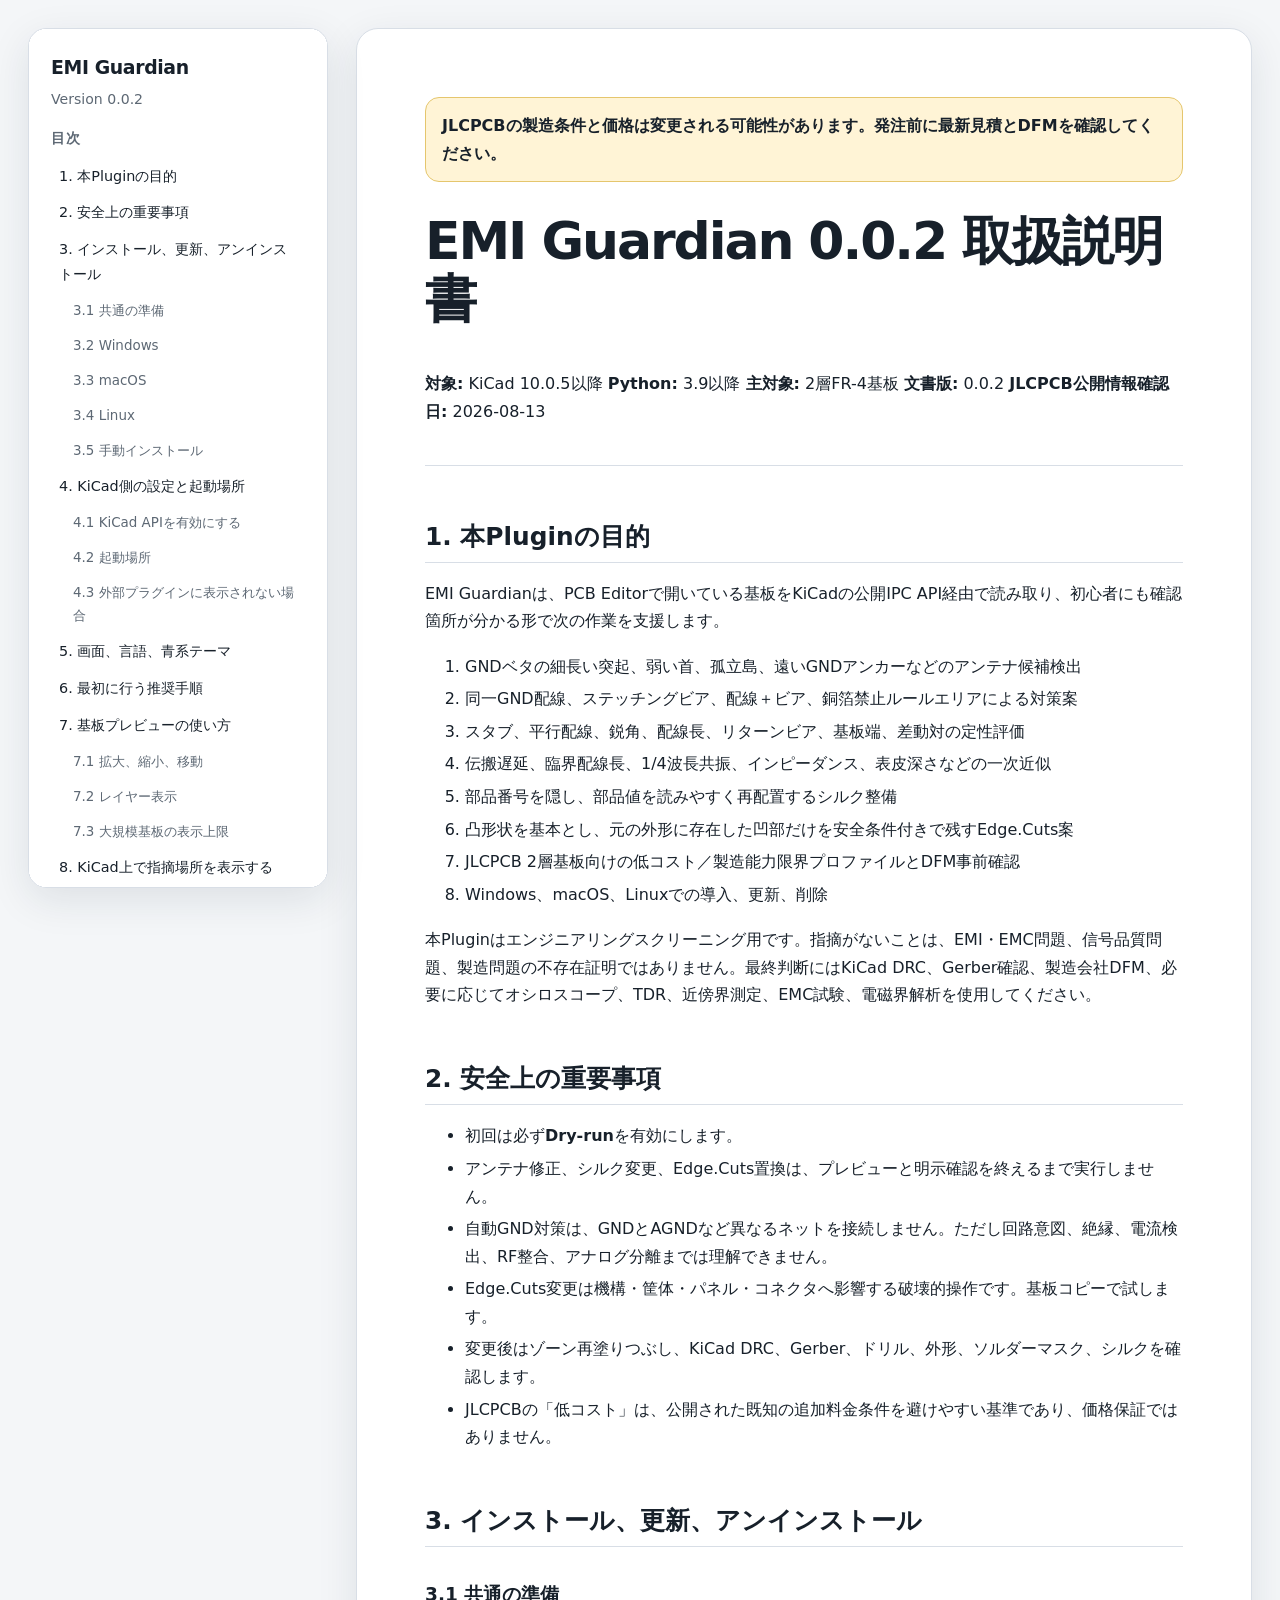
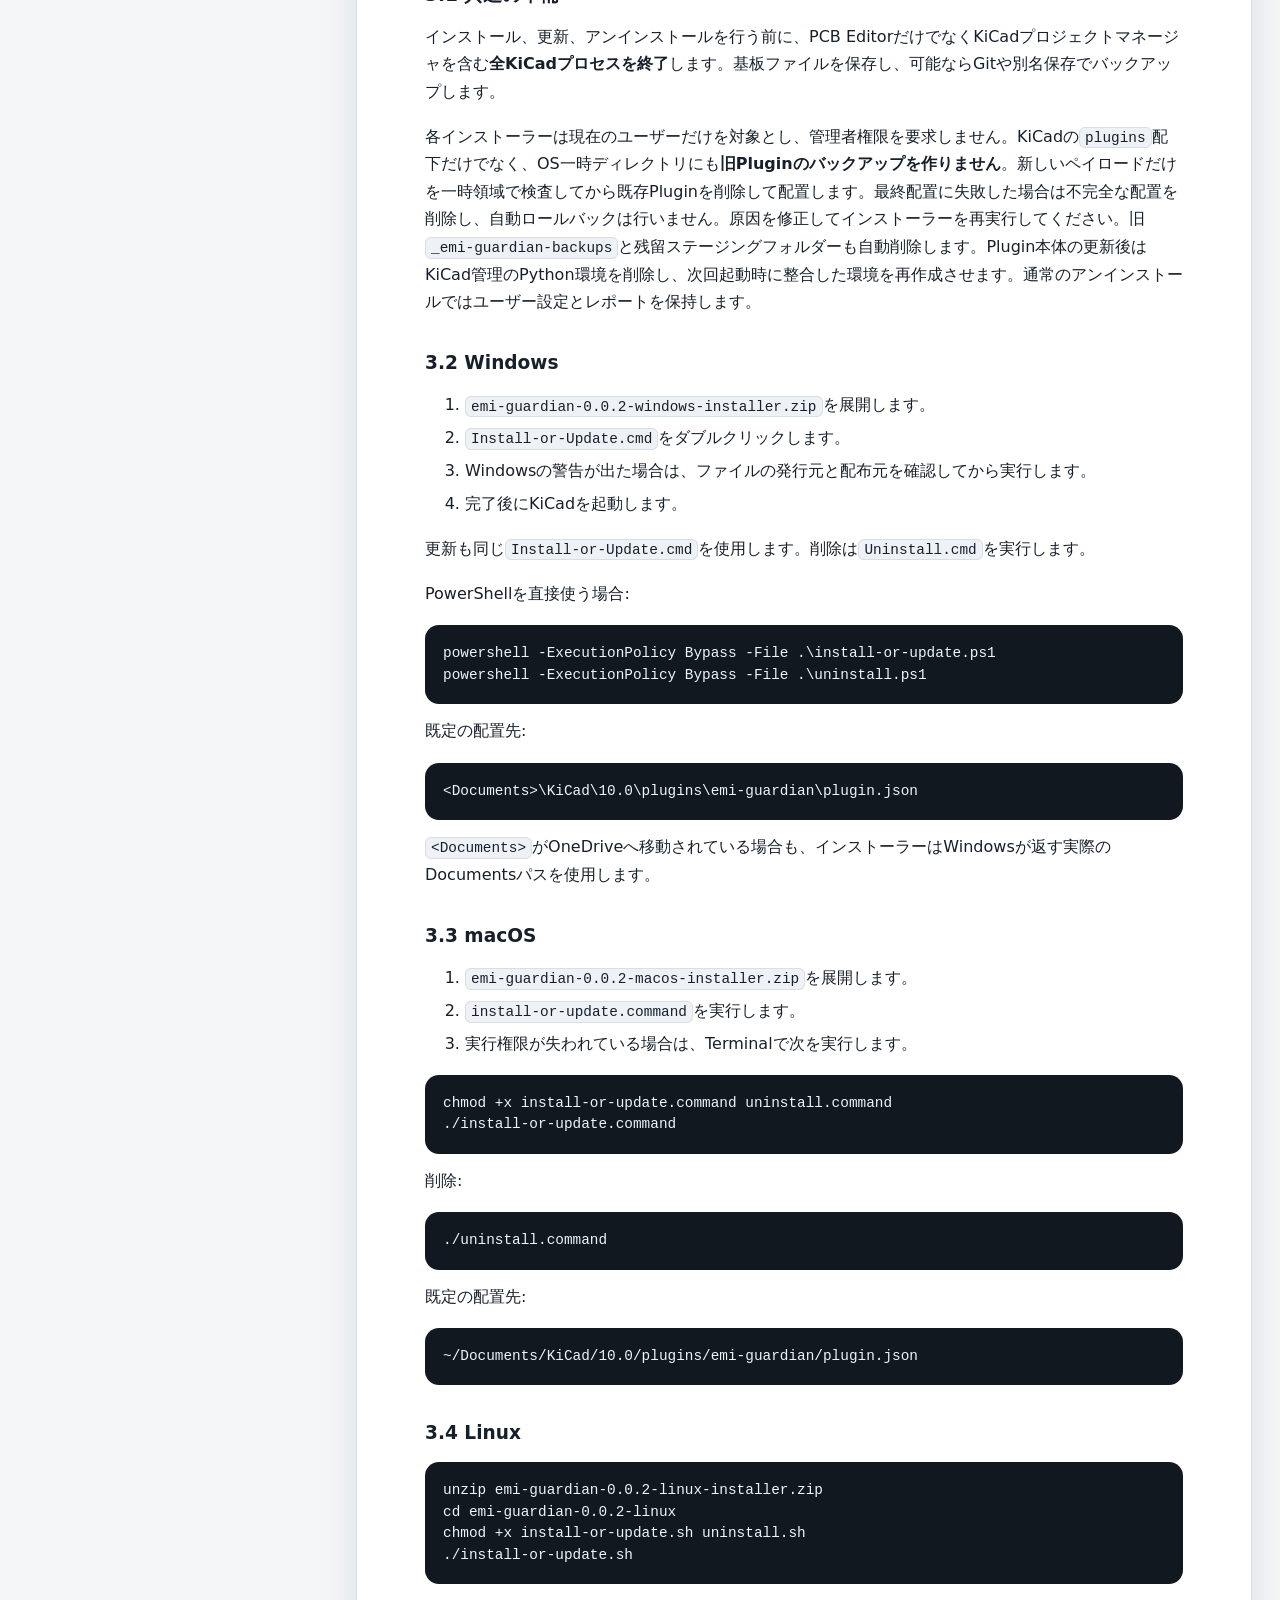
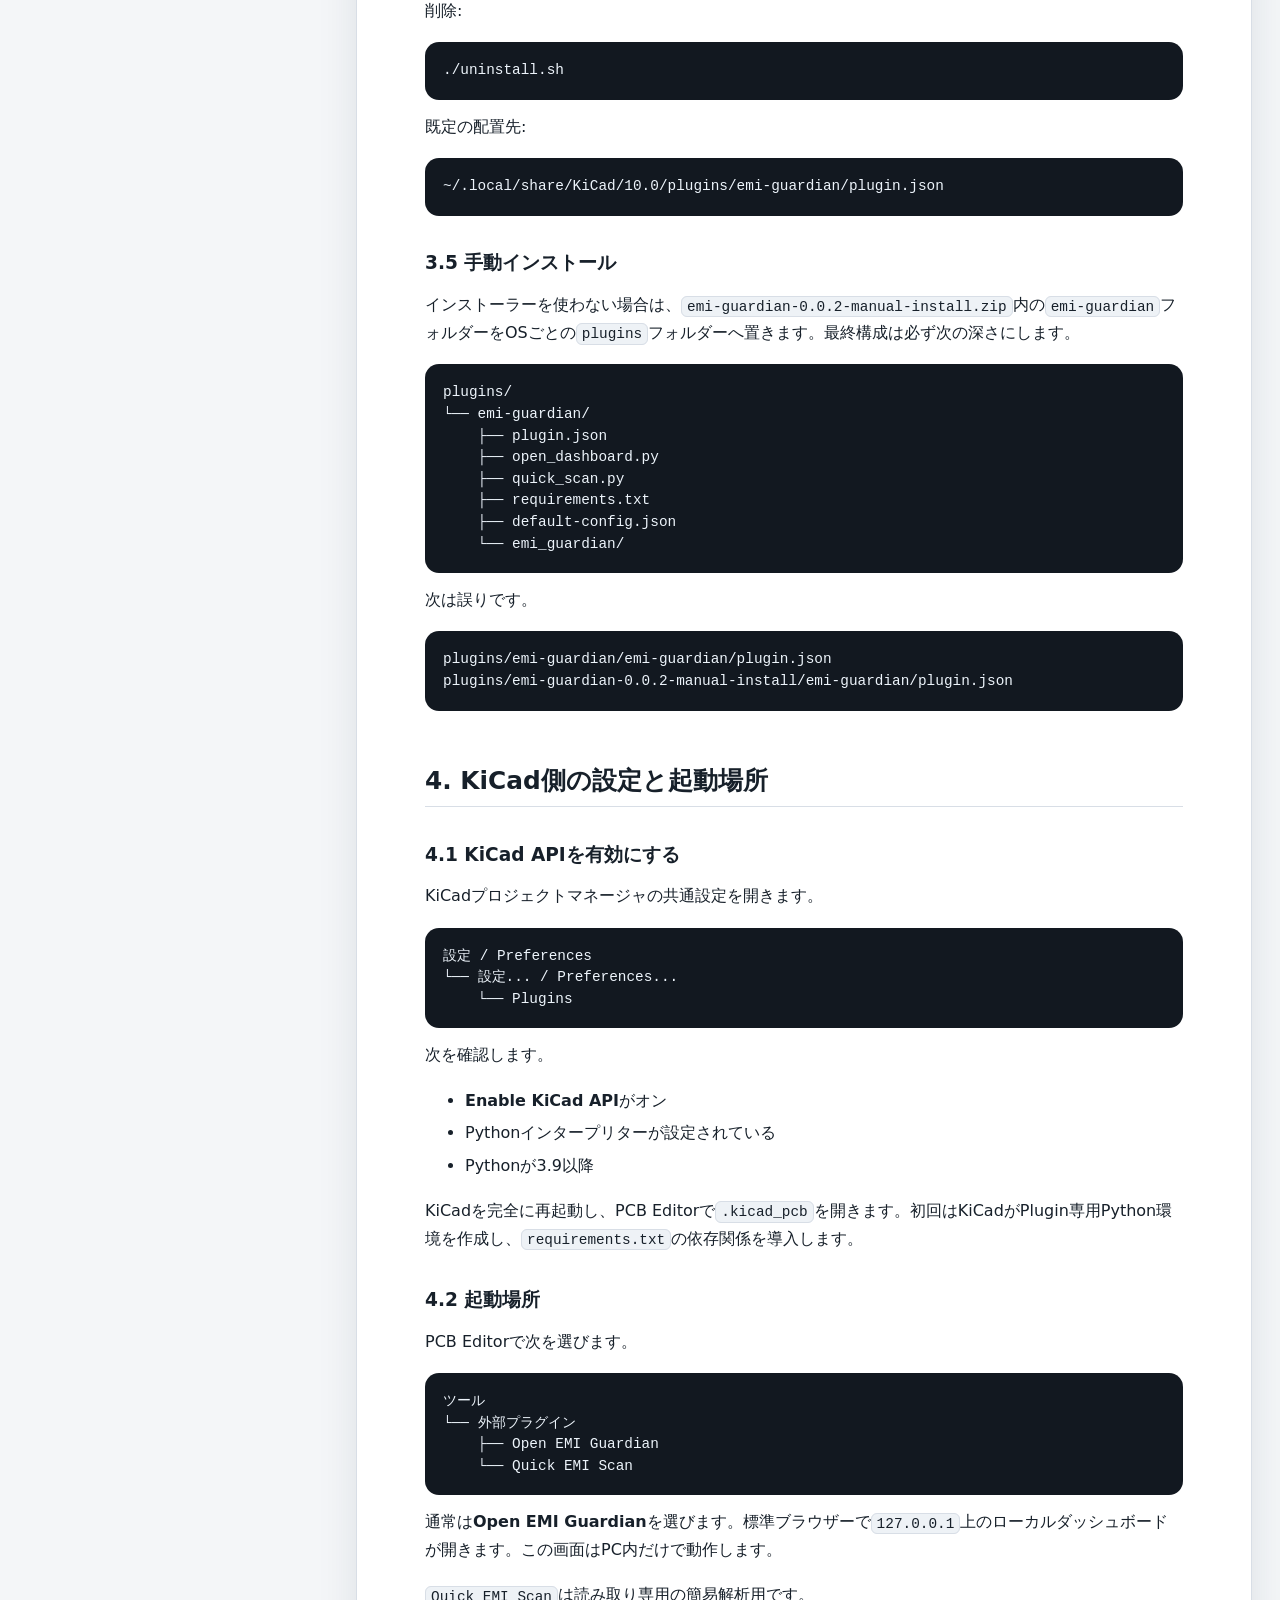
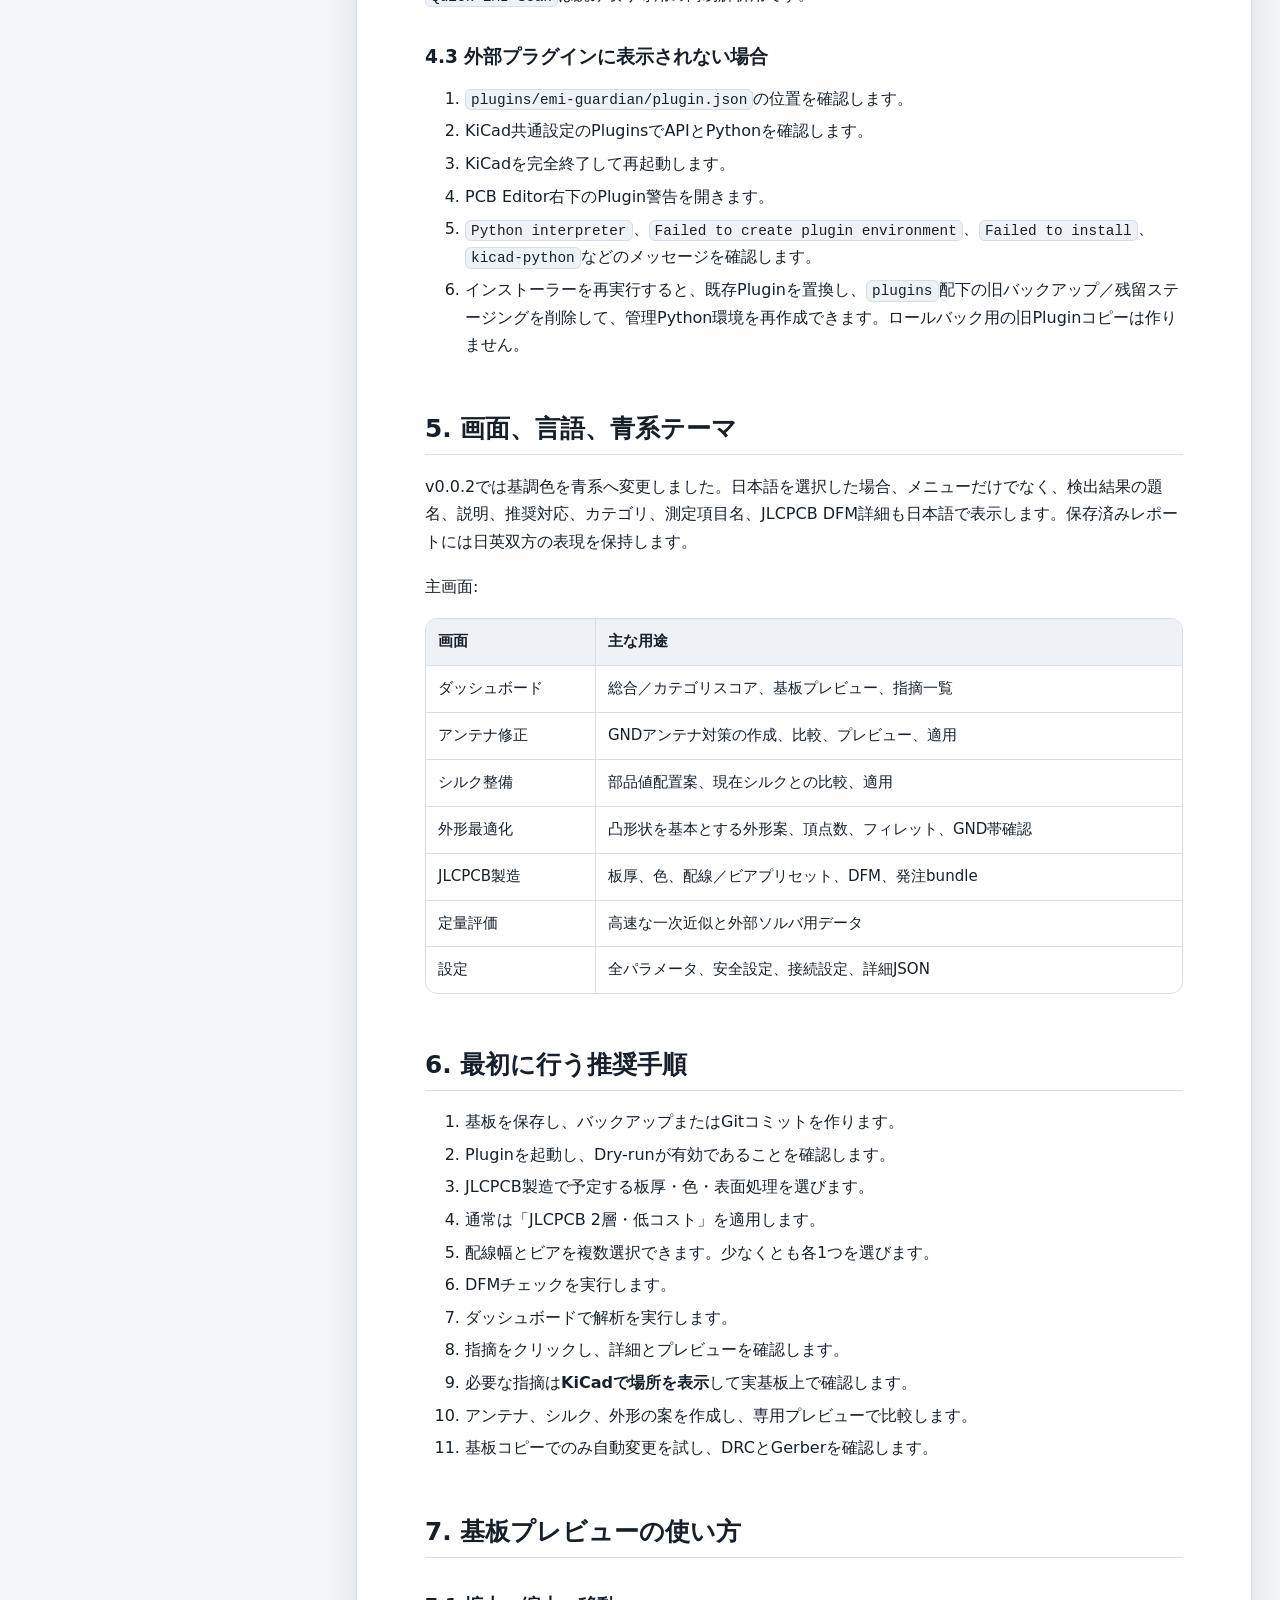
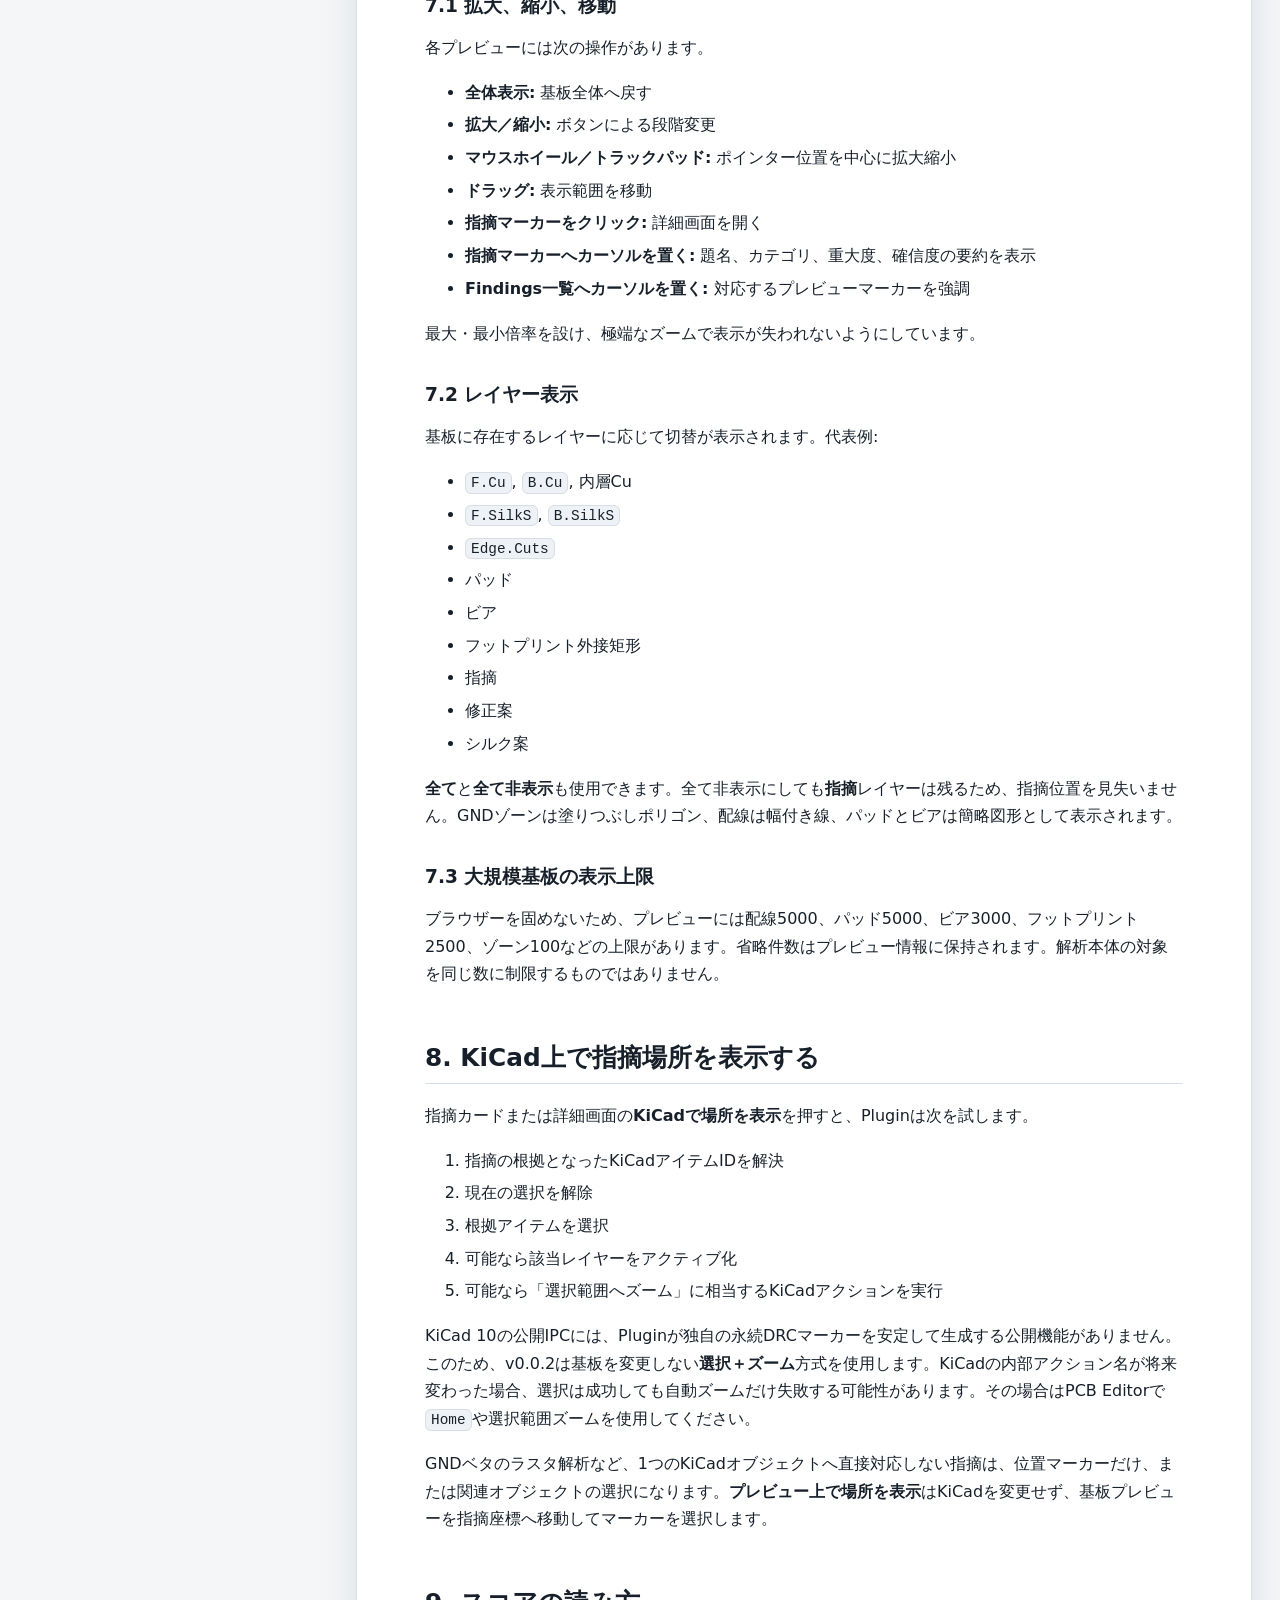
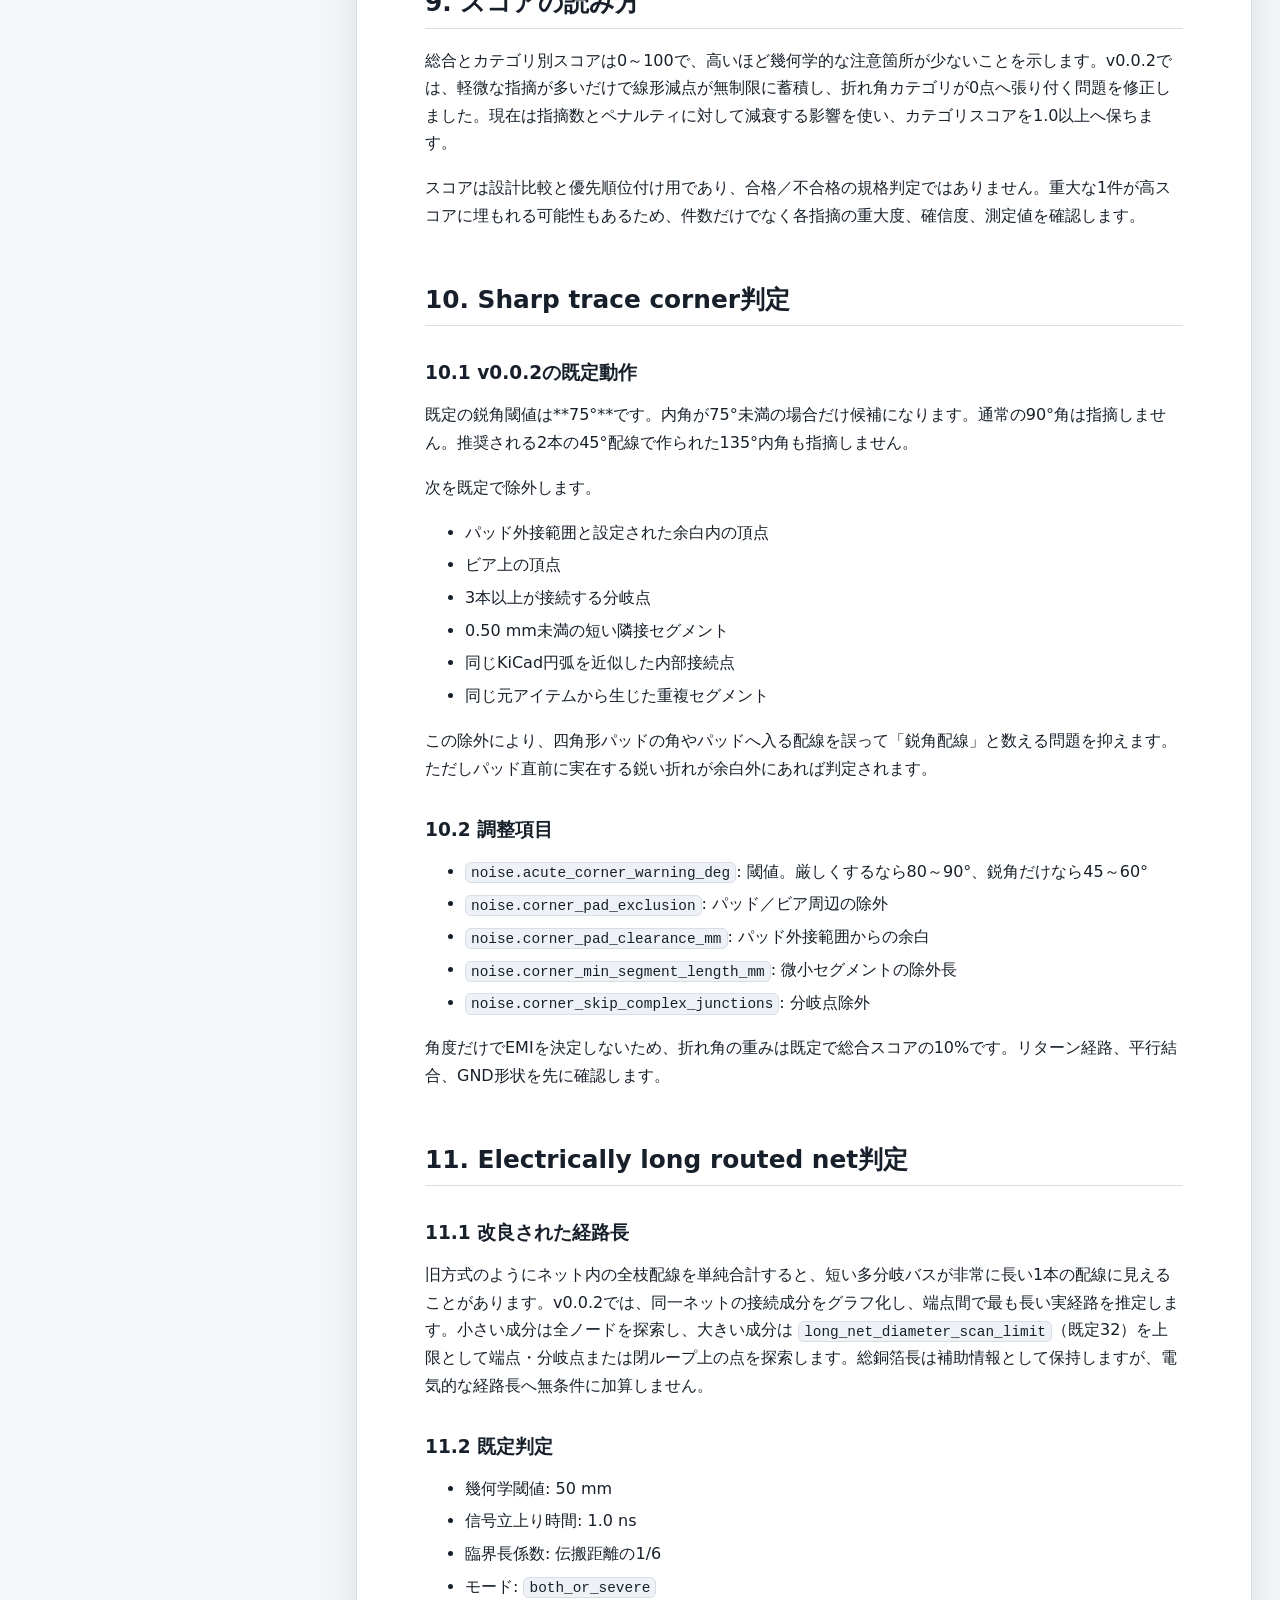
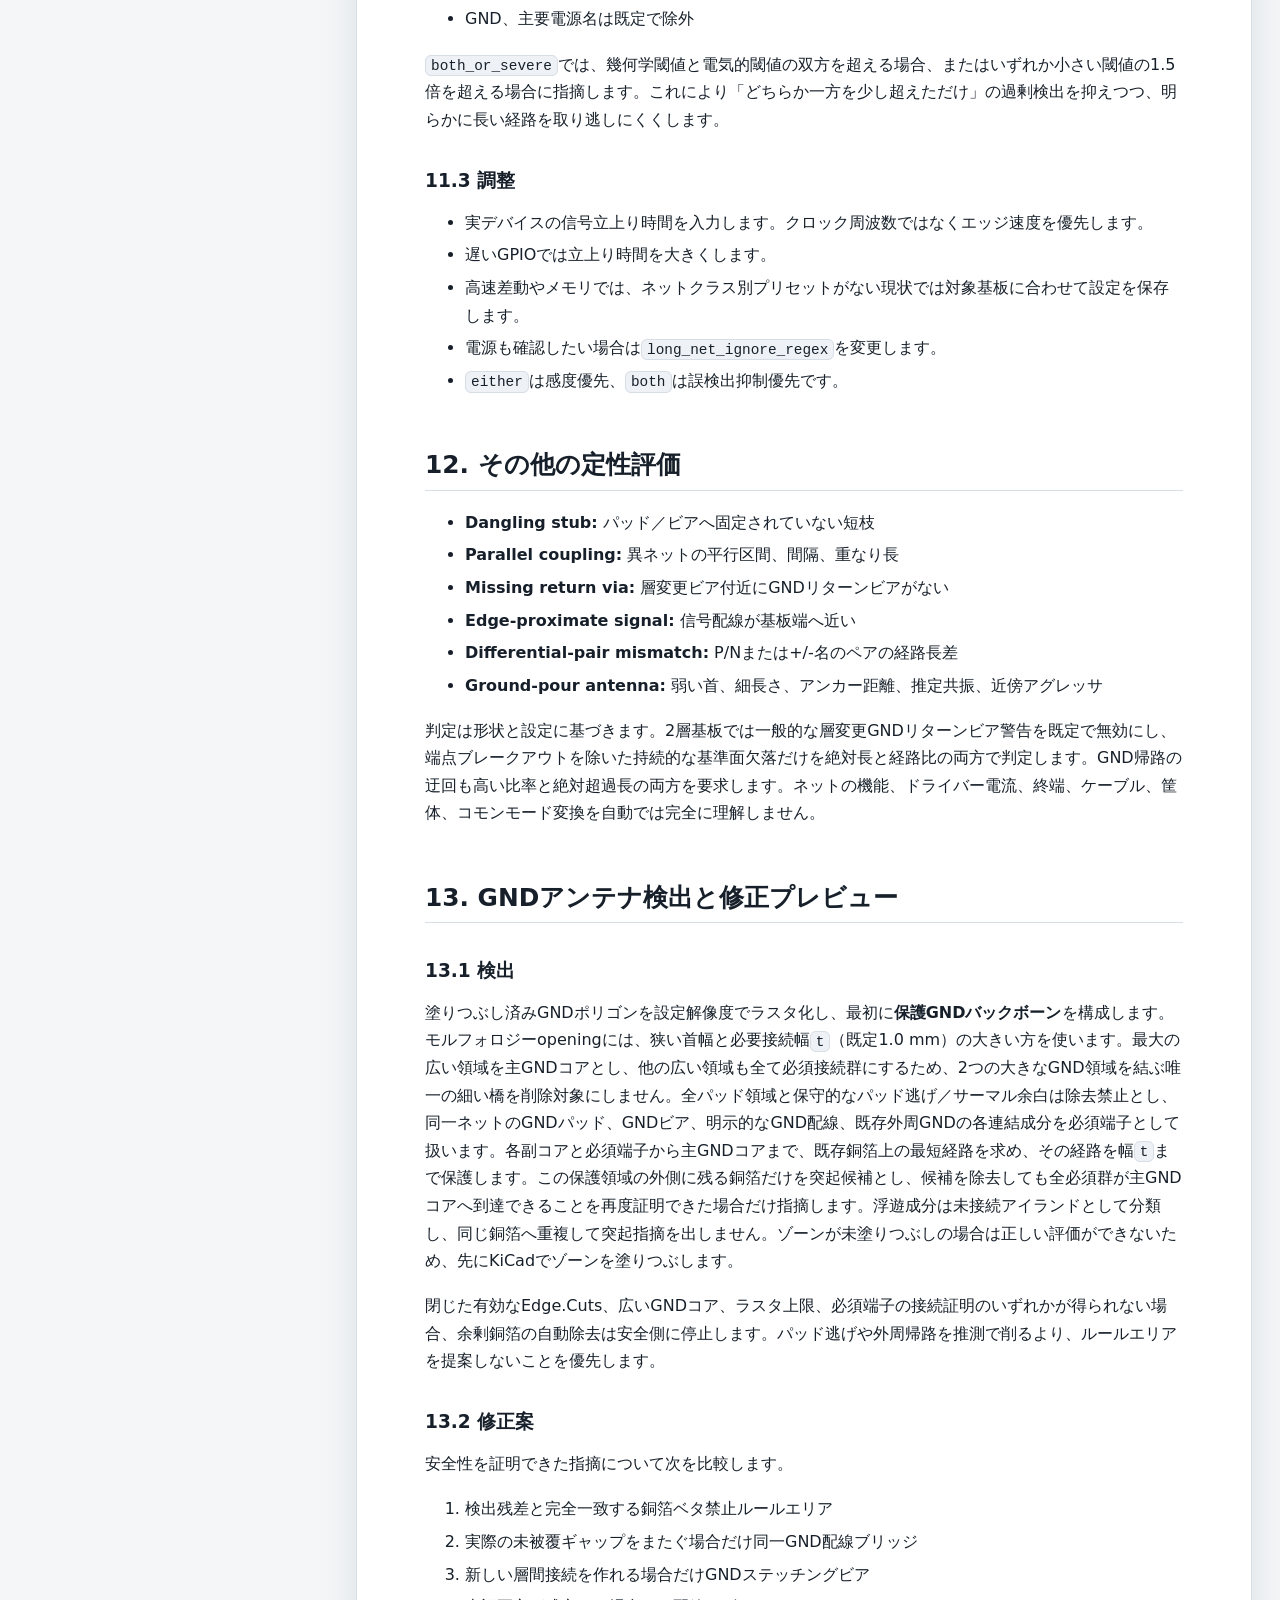
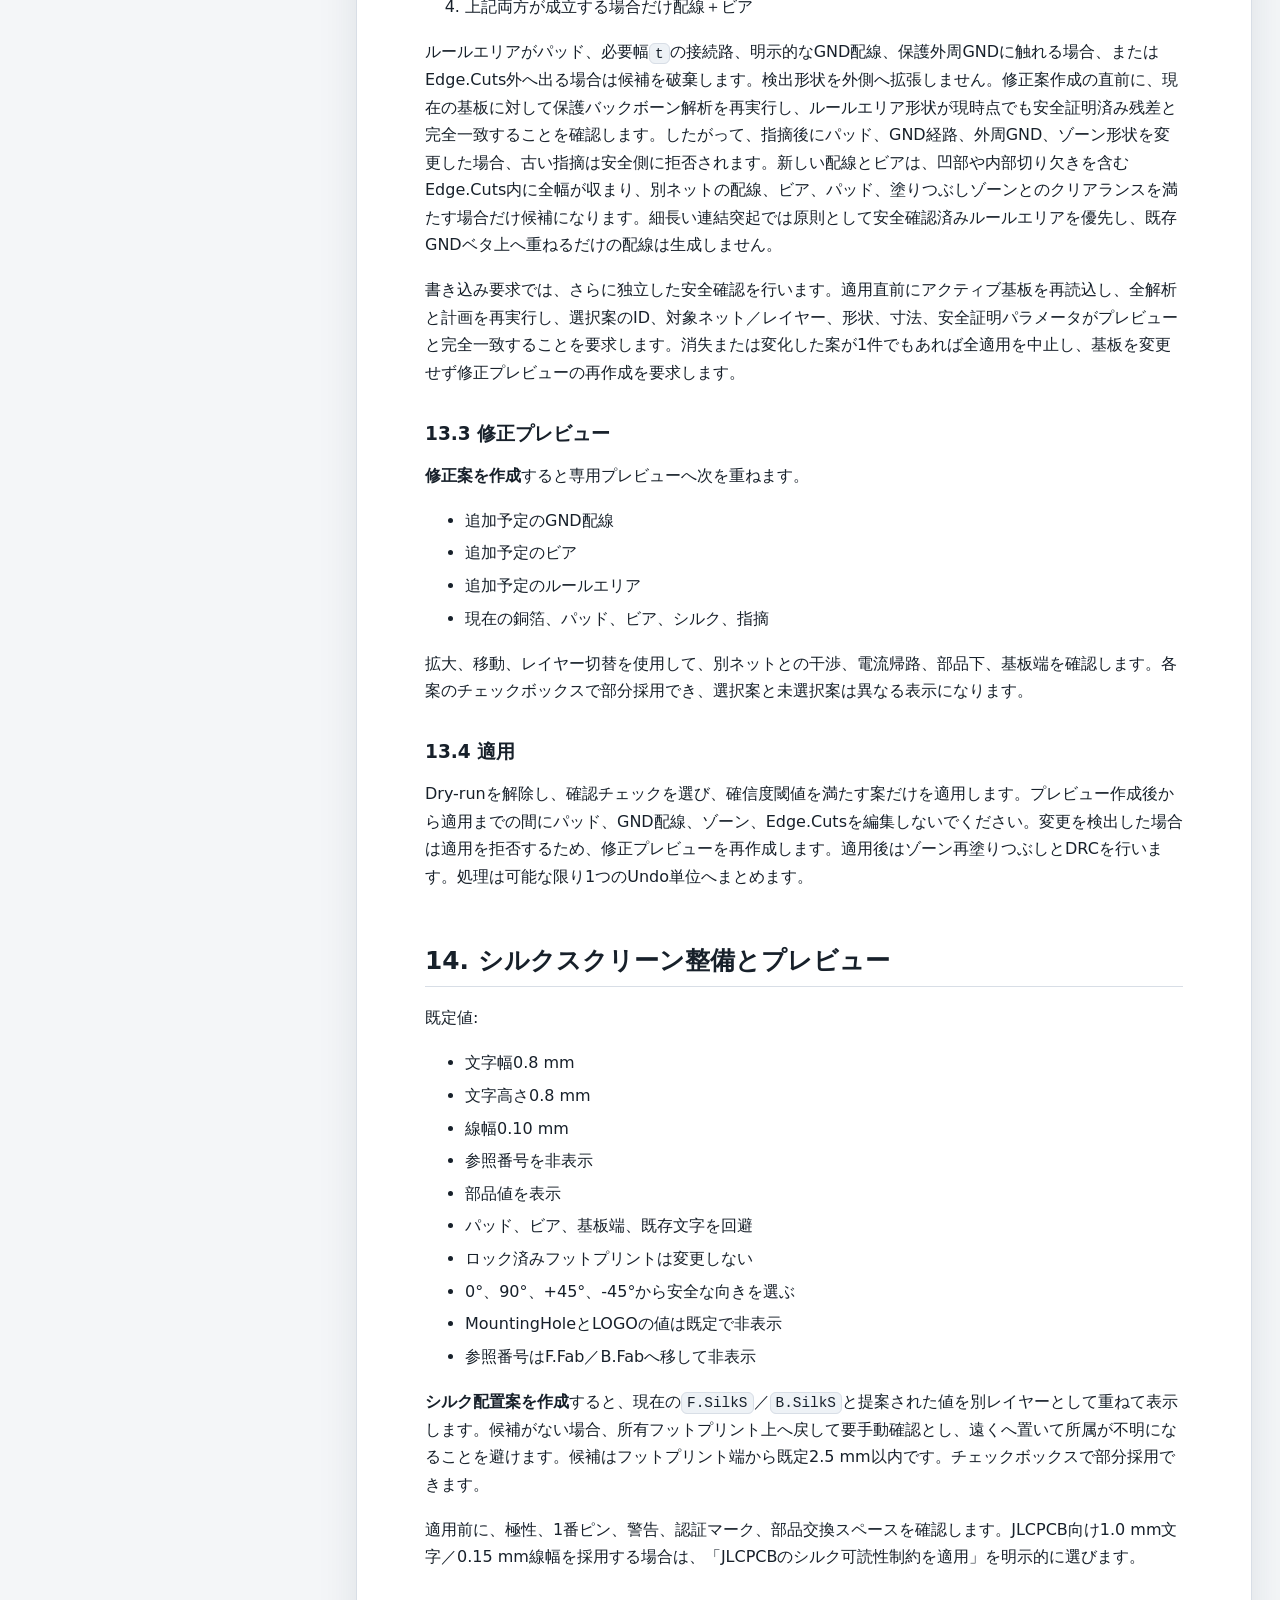
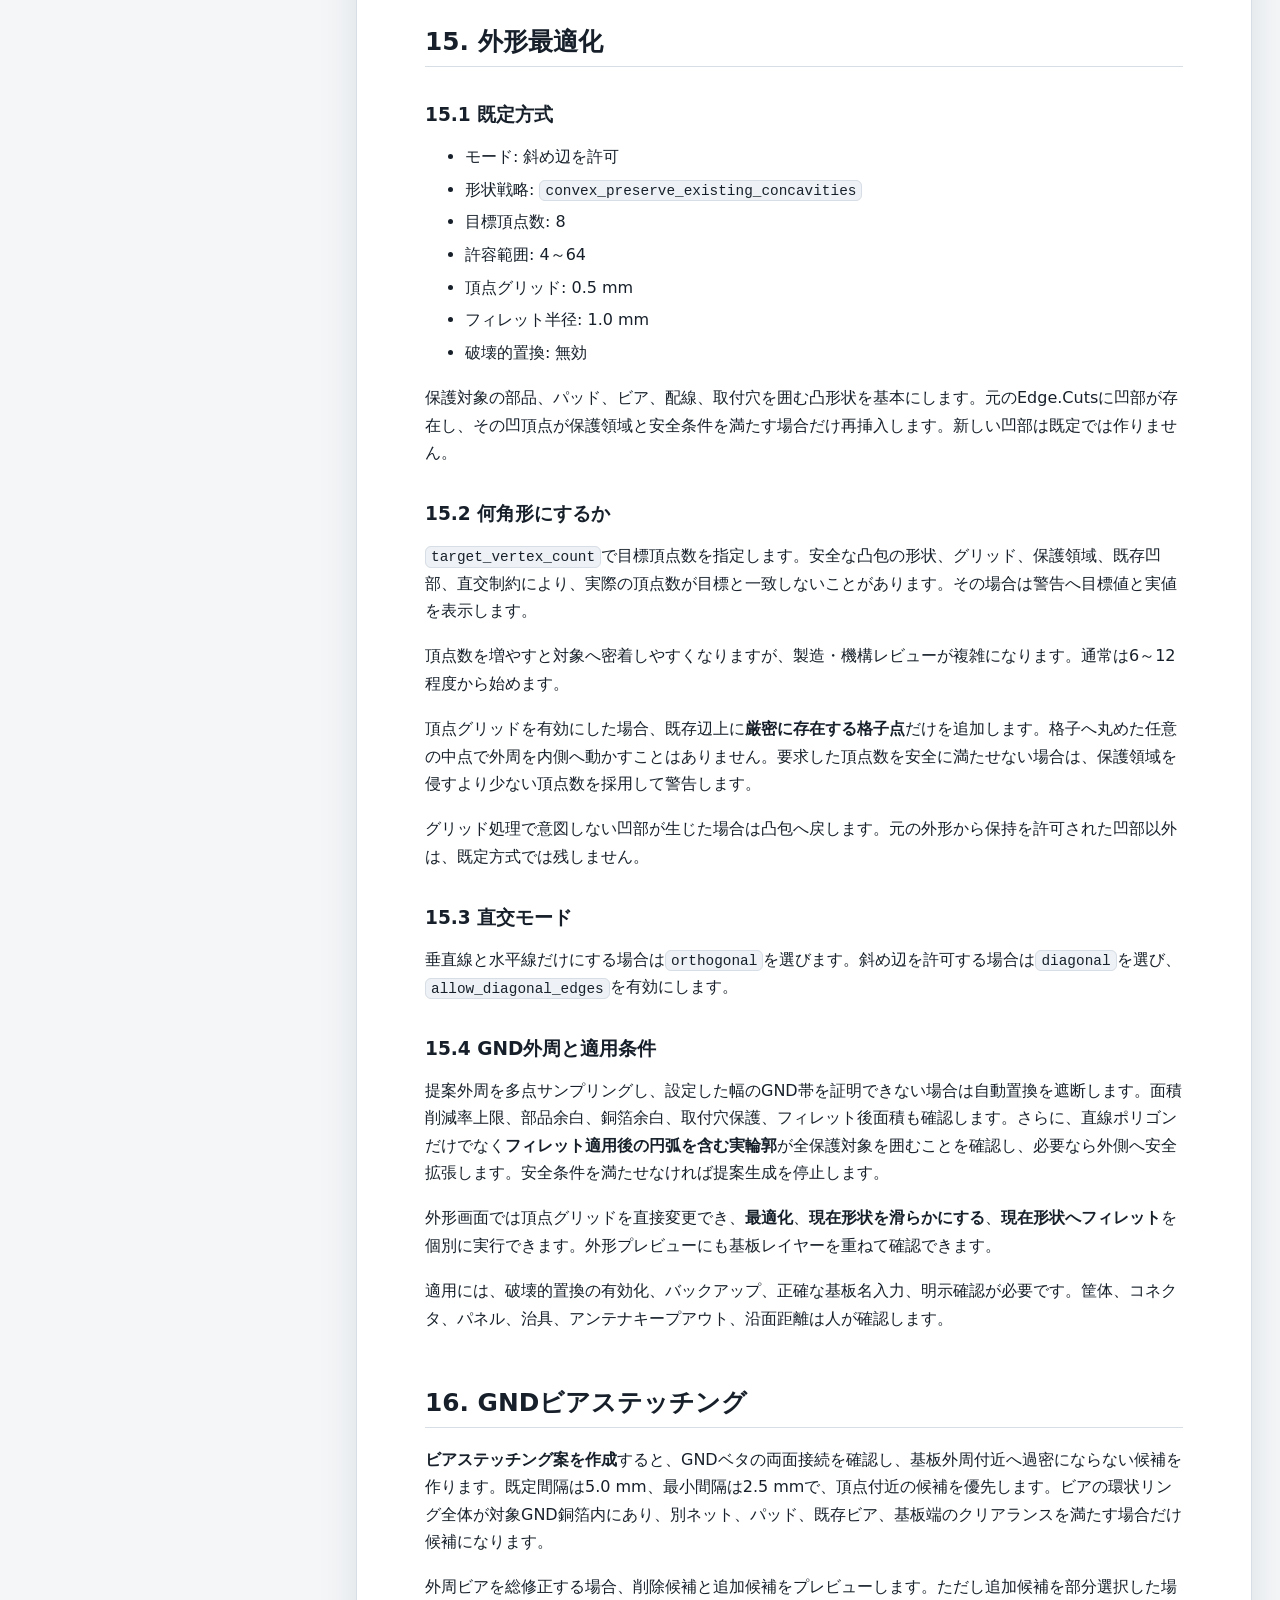
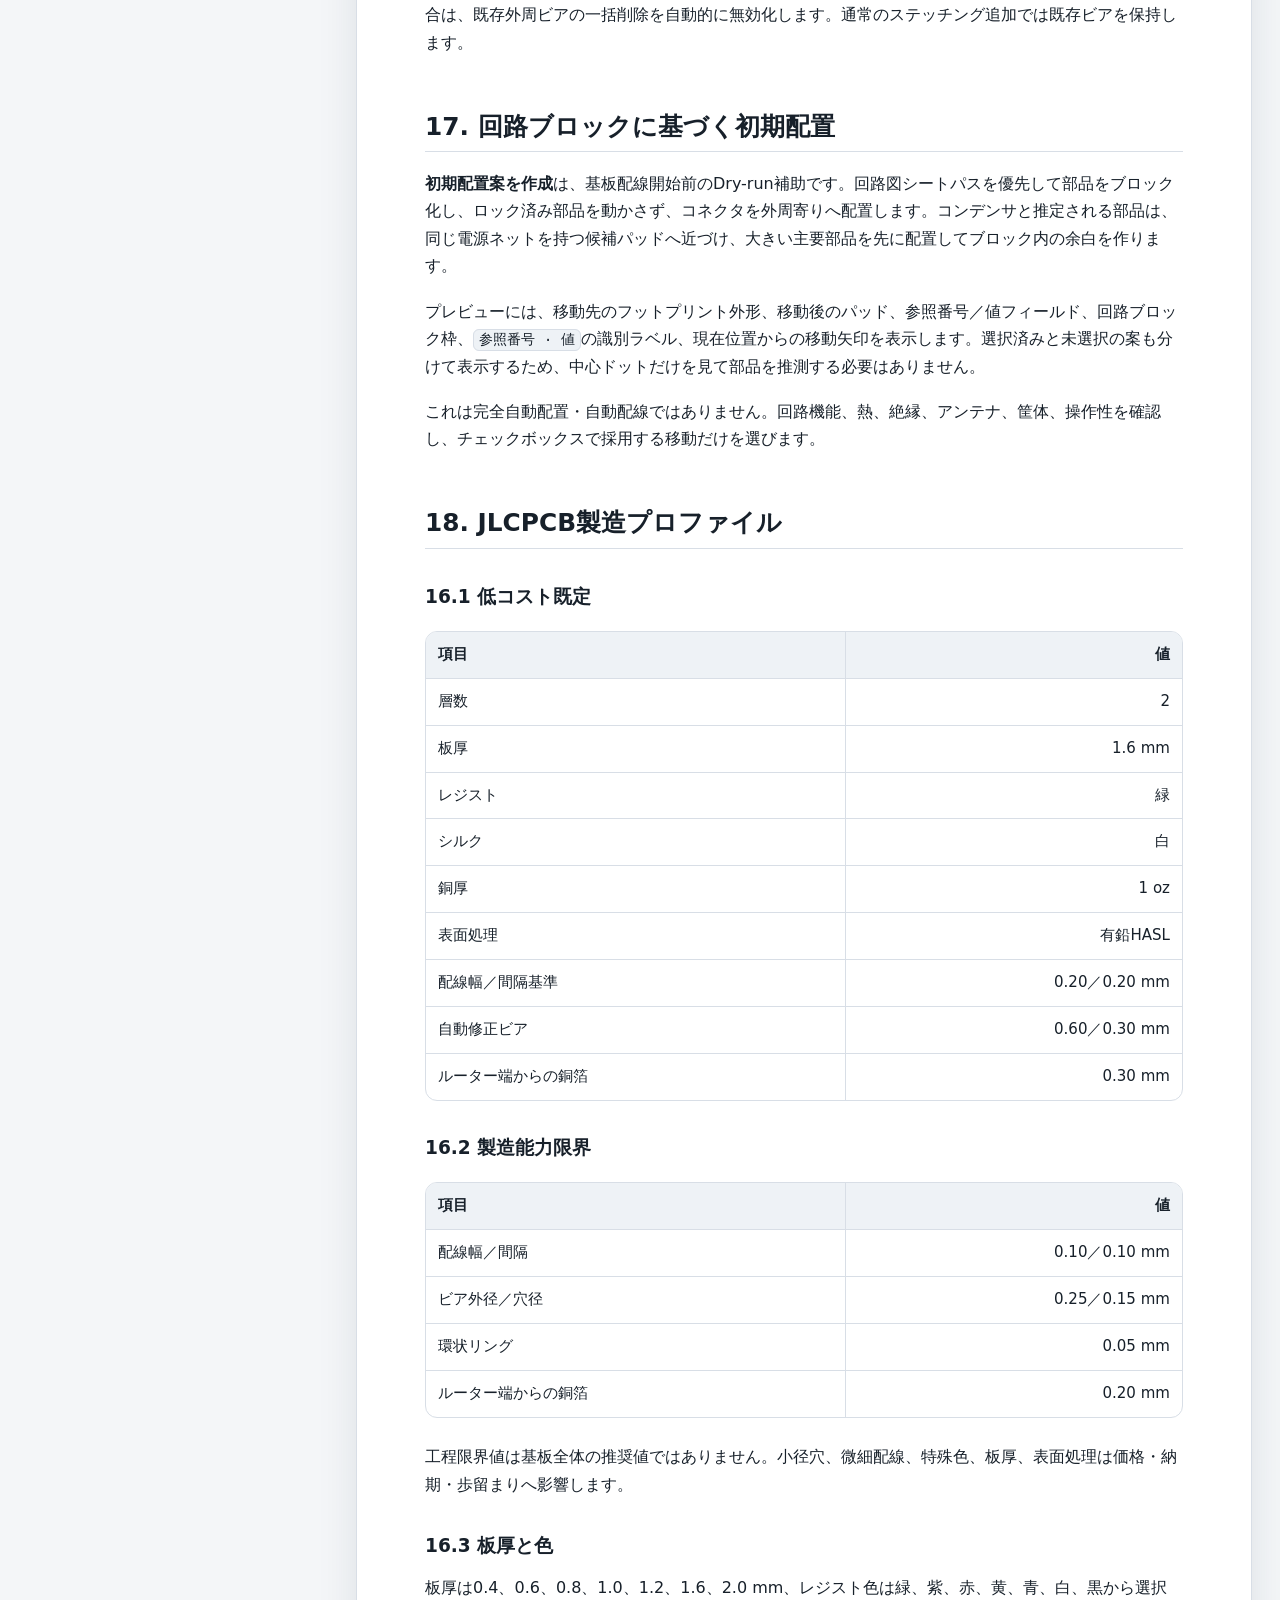
<file: plugin/docs/EMI-Guardian-User-Manual-JA.html>
<!doctype html>
<html lang="ja">
<head>
<meta charset="utf-8">
<meta name="viewport" content="width=device-width, initial-scale=1">
<title>EMI Guardian 0.0.2 取扱説明書</title>
<style>
:root { color-scheme: light dark; --bg:#f4f6f8; --surface:#ffffff; --text:#17202a; --muted:#5d6874; --line:#d8dee6; --accent:#0b6bcb; --accent-soft:#e7f2ff; --code:#eef2f6; --warn:#fff4d6; --shadow:0 12px 40px rgba(15,35,55,.10); }
* { box-sizing:border-box; }
html { scroll-behavior:smooth; }
body { margin:0; background:var(--bg); color:var(--text); font-family:Inter, "Noto Sans JP", "Yu Gothic UI", "Hiragino Kaku Gothic ProN", system-ui, -apple-system, BlinkMacSystemFont, "Segoe UI", sans-serif; line-height:1.72; }
a { color:var(--accent); text-decoration-thickness:.08em; text-underline-offset:.16em; }
.layout { display:grid; grid-template-columns:minmax(240px,300px) minmax(0,920px); gap:28px; justify-content:center; padding:28px; }
.sidebar { position:sticky; top:20px; align-self:start; max-height:calc(100vh - 40px); overflow:auto; background:var(--surface); border:1px solid var(--line); border-radius:18px; box-shadow:var(--shadow); padding:22px; }
.brand { font-size:1.18rem; font-weight:760; letter-spacing:-.02em; margin-bottom:4px; }
.version { color:var(--muted); font-size:.88rem; margin-bottom:18px; }
.sidebar h2 { font-size:.86rem; text-transform:uppercase; letter-spacing:.08em; color:var(--muted); border:0; margin:0 0 10px; padding:0; }
.sidebar ul { list-style:none; margin:0; padding:0; }
.sidebar li { margin:0; }
.sidebar a { display:block; padding:6px 8px; border-radius:9px; color:var(--text); text-decoration:none; font-size:.9rem; }
.sidebar a:hover { background:var(--accent-soft); color:var(--accent); }
.sidebar .toc-subitem a { padding-left:22px; color:var(--muted); font-size:.84rem; }
main { min-width:0; background:var(--surface); border:1px solid var(--line); border-radius:22px; box-shadow:var(--shadow); padding:clamp(28px,6vw,68px); }
.notice { background:var(--warn); border:1px solid #e5c66d; border-radius:14px; padding:14px 16px; margin:0 0 30px; font-weight:620; }
h1 { font-size:clamp(2rem,5vw,3.25rem); line-height:1.12; letter-spacing:-.04em; margin:.1em 0 .8em; }
h2 { font-size:1.55rem; line-height:1.3; margin:2.2em 0 .7em; padding-bottom:.35em; border-bottom:1px solid var(--line); scroll-margin-top:22px; }
h3 { font-size:1.16rem; margin:1.7em 0 .45em; scroll-margin-top:22px; }
h4 { font-size:1rem; margin:1.35em 0 .35em; }
p, ul, ol { margin:.75em 0 1.1em; }
li + li { margin-top:.32em; }
blockquote { margin:1.4em 0; border-left:4px solid var(--accent); background:var(--accent-soft); padding:12px 18px; border-radius:0 12px 12px 0; }
code { background:var(--code); border:1px solid var(--line); border-radius:6px; padding:.12em .35em; font-family:"SFMono-Regular", Consolas, "Liberation Mono", monospace; font-size:.9em; }
pre { overflow:auto; background:#121820; color:#edf4fb; border-radius:14px; padding:18px; line-height:1.5; }
pre code { background:transparent; border:0; padding:0; color:inherit; }
table { width:100%; border-collapse:separate; border-spacing:0; margin:1.2em 0 1.7em; border:1px solid var(--line); border-radius:12px; overflow:hidden; font-size:.94rem; }
th, td { text-align:left; vertical-align:top; padding:10px 12px; border-bottom:1px solid var(--line); border-right:1px solid var(--line); }
th { background:var(--code); font-weight:700; }
tr:last-child td { border-bottom:0; }
th:last-child, td:last-child { border-right:0; }
hr { border:0; border-top:1px solid var(--line); margin:2.5em 0; }
footer { color:var(--muted); border-top:1px solid var(--line); margin-top:3.5em; padding-top:1.4em; font-size:.86rem; }
@media (max-width:900px) { .layout { grid-template-columns:1fr; padding:14px; } .sidebar { position:relative; top:0; max-height:none; } main { padding:28px 22px; } }
@media print { :root { --bg:#fff; --surface:#fff; --text:#000; --muted:#444; --line:#bbb; } .layout { display:block; padding:0; } .sidebar { display:none; } main { border:0; box-shadow:none; border-radius:0; padding:0; } a { color:inherit; text-decoration:none; } h2, h3 { break-after:avoid; } table, pre, blockquote { break-inside:avoid; } }
@media (prefers-color-scheme:dark) { :root { --bg:#0f141a; --surface:#171e26; --text:#e8edf2; --muted:#a8b3bf; --line:#34404c; --accent:#7db8ff; --accent-soft:#172d45; --code:#222c36; --warn:#3a3019; --shadow:0 12px 40px rgba(0,0,0,.30); } }
</style>
</head>
<body>
<div class="layout">
<aside class="sidebar" aria-label="目次">
<div class="brand">EMI Guardian</div>
<div class="version">Version 0.0.2</div>
<h2>目次</h2>
<ul><li class="toc-item"><a href="#1-本pluginの目的">1. 本Pluginの目的</a></li>
<li class="toc-item"><a href="#2-安全上の重要事項">2. 安全上の重要事項</a></li>
<li class="toc-item"><a href="#3-インストール-更新-アンインストール">3. インストール、更新、アンインストール</a></li>
<li class="toc-subitem"><a href="#3-1-共通の準備">3.1 共通の準備</a></li>
<li class="toc-subitem"><a href="#3-2-windows">3.2 Windows</a></li>
<li class="toc-subitem"><a href="#3-3-macos">3.3 macOS</a></li>
<li class="toc-subitem"><a href="#3-4-linux">3.4 Linux</a></li>
<li class="toc-subitem"><a href="#3-5-手動インストール">3.5 手動インストール</a></li>
<li class="toc-item"><a href="#4-kicad側の設定と起動場所">4. KiCad側の設定と起動場所</a></li>
<li class="toc-subitem"><a href="#4-1-kicad-apiを有効にする">4.1 KiCad APIを有効にする</a></li>
<li class="toc-subitem"><a href="#4-2-起動場所">4.2 起動場所</a></li>
<li class="toc-subitem"><a href="#4-3-外部プラグインに表示されない場合">4.3 外部プラグインに表示されない場合</a></li>
<li class="toc-item"><a href="#5-画面-言語-青系テーマ">5. 画面、言語、青系テーマ</a></li>
<li class="toc-item"><a href="#6-最初に行う推奨手順">6. 最初に行う推奨手順</a></li>
<li class="toc-item"><a href="#7-基板プレビューの使い方">7. 基板プレビューの使い方</a></li>
<li class="toc-subitem"><a href="#7-1-拡大-縮小-移動">7.1 拡大、縮小、移動</a></li>
<li class="toc-subitem"><a href="#7-2-レイヤー表示">7.2 レイヤー表示</a></li>
<li class="toc-subitem"><a href="#7-3-大規模基板の表示上限">7.3 大規模基板の表示上限</a></li>
<li class="toc-item"><a href="#8-kicad上で指摘場所を表示する">8. KiCad上で指摘場所を表示する</a></li>
<li class="toc-item"><a href="#9-スコアの読み方">9. スコアの読み方</a></li>
<li class="toc-item"><a href="#10-sharp-trace-corner判定">10. Sharp trace corner判定</a></li>
<li class="toc-subitem"><a href="#10-1-v0-0-2の既定動作">10.1 v0.0.2の既定動作</a></li>
<li class="toc-subitem"><a href="#10-2-調整項目">10.2 調整項目</a></li>
<li class="toc-item"><a href="#11-electrically-long-routed-net判定">11. Electrically long routed net判定</a></li>
<li class="toc-subitem"><a href="#11-1-改良された経路長">11.1 改良された経路長</a></li>
<li class="toc-subitem"><a href="#11-2-既定判定">11.2 既定判定</a></li>
<li class="toc-subitem"><a href="#11-3-調整">11.3 調整</a></li>
<li class="toc-item"><a href="#12-その他の定性評価">12. その他の定性評価</a></li>
<li class="toc-item"><a href="#13-gndアンテナ検出と修正プレビュー">13. GNDアンテナ検出と修正プレビュー</a></li>
<li class="toc-subitem"><a href="#13-1-検出">13.1 検出</a></li>
<li class="toc-subitem"><a href="#13-2-修正案">13.2 修正案</a></li>
<li class="toc-subitem"><a href="#13-3-修正プレビュー">13.3 修正プレビュー</a></li>
<li class="toc-subitem"><a href="#13-4-適用">13.4 適用</a></li>
<li class="toc-item"><a href="#14-シルクスクリーン整備とプレビュー">14. シルクスクリーン整備とプレビュー</a></li>
<li class="toc-item"><a href="#15-外形最適化">15. 外形最適化</a></li>
<li class="toc-subitem"><a href="#15-1-既定方式">15.1 既定方式</a></li>
<li class="toc-subitem"><a href="#15-2-何角形にするか">15.2 何角形にするか</a></li>
<li class="toc-subitem"><a href="#15-3-直交モード">15.3 直交モード</a></li>
<li class="toc-subitem"><a href="#15-4-gnd外周と適用条件">15.4 GND外周と適用条件</a></li>
<li class="toc-item"><a href="#16-gndビアステッチング">16. GNDビアステッチング</a></li>
<li class="toc-item"><a href="#17-回路ブロックに基づく初期配置">17. 回路ブロックに基づく初期配置</a></li>
<li class="toc-item"><a href="#18-jlcpcb製造プロファイル">18. JLCPCB製造プロファイル</a></li>
<li class="toc-subitem"><a href="#16-1-低コスト既定">16.1 低コスト既定</a></li>
<li class="toc-subitem"><a href="#16-2-製造能力限界">16.2 製造能力限界</a></li>
<li class="toc-subitem"><a href="#16-3-板厚と色">16.3 板厚と色</a></li>
<li class="toc-subitem"><a href="#16-4-複数配線プリセット">16.4 複数配線プリセット</a></li>
<li class="toc-subitem"><a href="#16-5-複数ビアプリセット">16.5 複数ビアプリセット</a></li>
<li class="toc-subitem"><a href="#16-6-dfmと出力">16.6 DFMと出力</a></li>
<li class="toc-item"><a href="#19-接続維持と長時間放置">19. 接続維持と長時間放置</a></li>
<li class="toc-item"><a href="#20-実行速度">20. 実行速度</a></li>
<li class="toc-item"><a href="#21-定量評価">21. 定量評価</a></li>
<li class="toc-item"><a href="#22-設定リファレンスの要点">22. 設定リファレンスの要点</a></li>
<li class="toc-subitem"><a href="#20-1-一般">20.1 一般</a></li>
<li class="toc-subitem"><a href="#20-2-アンテナ">20.2 アンテナ</a></li>
<li class="toc-subitem"><a href="#20-3-ノイズ">20.3 ノイズ</a></li>
<li class="toc-subitem"><a href="#20-4-外形">20.4 外形</a></li>
<li class="toc-item"><a href="#23-レポートとデータ保持">23. レポートとデータ保持</a></li>
<li class="toc-item"><a href="#24-トラブルシューティング">24. トラブルシューティング</a></li>
<li class="toc-subitem"><a href="#折れ角スコアが低い">折れ角スコアが低い</a></li>
<li class="toc-subitem"><a href="#鋭角を検出しない">鋭角を検出しない</a></li>
<li class="toc-subitem"><a href="#長配線が多すぎる">長配線が多すぎる</a></li>
<li class="toc-subitem"><a href="#kicadで場所を表示してもズームしない">KiCadで場所を表示してもズームしない</a></li>
<li class="toc-subitem"><a href="#長時間後に接続できない">長時間後に接続できない</a></li>
<li class="toc-subitem"><a href="#配線-ビアを複数選べない">配線／ビアを複数選べない</a></li>
<li class="toc-subitem"><a href="#シルクまたは修正案が見えない">シルクまたは修正案が見えない</a></li>
<li class="toc-subitem"><a href="#dfmエラーが多い">DFMエラーが多い</a></li>
<li class="toc-item"><a href="#25-発注前チェックリスト">25. 発注前チェックリスト</a></li>
<li class="toc-item"><a href="#26-githubへ公開する">26. GitHubへ公開する</a></li>
<li class="toc-item"><a href="#27-制限事項">27. 制限事項</a></li>
<li class="toc-item"><a href="#28-参照先">28. 参照先</a></li></ul>
</aside>
<main>
<div class="notice">JLCPCBの製造条件と価格は変更される可能性があります。発注前に最新見積とDFMを確認してください。</div>
<h1 id="emi-guardian-0-0-2-取扱説明書">EMI Guardian 0.0.2 取扱説明書</h1>
<p><strong>対象:</strong> KiCad 10.0.5以降
<strong>Python:</strong> 3.9以降
<strong>主対象:</strong> 2層FR-4基板
<strong>文書版:</strong> 0.0.2
<strong>JLCPCB公開情報確認日:</strong> 2026-08-13</p>
<hr />
<h2 id="1-本pluginの目的">1. 本Pluginの目的</h2>
<p>EMI Guardianは、PCB Editorで開いている基板をKiCadの公開IPC API経由で読み取り、初心者にも確認箇所が分かる形で次の作業を支援します。</p>
<ol>
<li>GNDベタの細長い突起、弱い首、孤立島、遠いGNDアンカーなどのアンテナ候補検出</li>
<li>同一GND配線、ステッチングビア、配線＋ビア、銅箔禁止ルールエリアによる対策案</li>
<li>スタブ、平行配線、鋭角、配線長、リターンビア、基板端、差動対の定性評価</li>
<li>伝搬遅延、臨界配線長、1/4波長共振、インピーダンス、表皮深さなどの一次近似</li>
<li>部品番号を隠し、部品値を読みやすく再配置するシルク整備</li>
<li>凸形状を基本とし、元の外形に存在した凹部だけを安全条件付きで残すEdge.Cuts案</li>
<li>JLCPCB 2層基板向けの低コスト／製造能力限界プロファイルとDFM事前確認</li>
<li>Windows、macOS、Linuxでの導入、更新、削除</li>
</ol>
<p>本Pluginはエンジニアリングスクリーニング用です。指摘がないことは、EMI・EMC問題、信号品質問題、製造問題の不存在証明ではありません。最終判断にはKiCad DRC、Gerber確認、製造会社DFM、必要に応じてオシロスコープ、TDR、近傍界測定、EMC試験、電磁界解析を使用してください。</p>
<h2 id="2-安全上の重要事項">2. 安全上の重要事項</h2>
<ul>
<li>初回は必ず<strong>Dry-run</strong>を有効にします。</li>
<li>アンテナ修正、シルク変更、Edge.Cuts置換は、プレビューと明示確認を終えるまで実行しません。</li>
<li>自動GND対策は、GNDとAGNDなど異なるネットを接続しません。ただし回路意図、絶縁、電流検出、RF整合、アナログ分離までは理解できません。</li>
<li>Edge.Cuts変更は機構・筐体・パネル・コネクタへ影響する破壊的操作です。基板コピーで試します。</li>
<li>変更後はゾーン再塗りつぶし、KiCad DRC、Gerber、ドリル、外形、ソルダーマスク、シルクを確認します。</li>
<li>JLCPCBの「低コスト」は、公開された既知の追加料金条件を避けやすい基準であり、価格保証ではありません。</li>
</ul>
<h2 id="3-インストール-更新-アンインストール">3. インストール、更新、アンインストール</h2>
<h3 id="3-1-共通の準備">3.1 共通の準備</h3>
<p>インストール、更新、アンインストールを行う前に、PCB EditorだけでなくKiCadプロジェクトマネージャを含む<strong>全KiCadプロセスを終了</strong>します。基板ファイルを保存し、可能ならGitや別名保存でバックアップします。</p>
<p>各インストーラーは現在のユーザーだけを対象とし、管理者権限を要求しません。KiCadの<code>plugins</code>配下だけでなく、OS一時ディレクトリにも<strong>旧Pluginのバックアップを作りません</strong>。新しいペイロードだけを一時領域で検査してから既存Pluginを削除して配置します。最終配置に失敗した場合は不完全な配置を削除し、自動ロールバックは行いません。原因を修正してインストーラーを再実行してください。旧<code>_emi-guardian-backups</code>と残留ステージングフォルダーも自動削除します。Plugin本体の更新後はKiCad管理のPython環境を削除し、次回起動時に整合した環境を再作成させます。通常のアンインストールではユーザー設定とレポートを保持します。</p>
<h3 id="3-2-windows">3.2 Windows</h3>
<ol>
<li><code>emi-guardian-0.0.2-windows-installer.zip</code>を展開します。</li>
<li><code>Install-or-Update.cmd</code>をダブルクリックします。</li>
<li>Windowsの警告が出た場合は、ファイルの発行元と配布元を確認してから実行します。</li>
<li>完了後にKiCadを起動します。</li>
</ol>
<p>更新も同じ<code>Install-or-Update.cmd</code>を使用します。削除は<code>Uninstall.cmd</code>を実行します。</p>
<p>PowerShellを直接使う場合:</p>
<pre><code class="language-powershell">powershell -ExecutionPolicy Bypass -File .\install-or-update.ps1
powershell -ExecutionPolicy Bypass -File .\uninstall.ps1
</code></pre>
<p>既定の配置先:</p>
<pre><code class="language-text">&lt;Documents&gt;\KiCad\10.0\plugins\emi-guardian\plugin.json
</code></pre>
<p><code>&lt;Documents&gt;</code>がOneDriveへ移動されている場合も、インストーラーはWindowsが返す実際のDocumentsパスを使用します。</p>
<h3 id="3-3-macos">3.3 macOS</h3>
<ol>
<li><code>emi-guardian-0.0.2-macos-installer.zip</code>を展開します。</li>
<li><code>install-or-update.command</code>を実行します。</li>
<li>実行権限が失われている場合は、Terminalで次を実行します。</li>
</ol>
<pre><code class="language-bash">chmod +x install-or-update.command uninstall.command
./install-or-update.command
</code></pre>
<p>削除:</p>
<pre><code class="language-bash">./uninstall.command
</code></pre>
<p>既定の配置先:</p>
<pre><code class="language-text">~/Documents/KiCad/10.0/plugins/emi-guardian/plugin.json
</code></pre>
<h3 id="3-4-linux">3.4 Linux</h3>
<pre><code class="language-bash">unzip emi-guardian-0.0.2-linux-installer.zip
cd emi-guardian-0.0.2-linux
chmod +x install-or-update.sh uninstall.sh
./install-or-update.sh
</code></pre>
<p>削除:</p>
<pre><code class="language-bash">./uninstall.sh
</code></pre>
<p>既定の配置先:</p>
<pre><code class="language-text">~/.local/share/KiCad/10.0/plugins/emi-guardian/plugin.json
</code></pre>
<h3 id="3-5-手動インストール">3.5 手動インストール</h3>
<p>インストーラーを使わない場合は、<code>emi-guardian-0.0.2-manual-install.zip</code>内の<code>emi-guardian</code>フォルダーをOSごとの<code>plugins</code>フォルダーへ置きます。最終構成は必ず次の深さにします。</p>
<pre><code class="language-text">plugins/
└── emi-guardian/
    ├── plugin.json
    ├── open_dashboard.py
    ├── quick_scan.py
    ├── requirements.txt
    ├── default-config.json
    └── emi_guardian/
</code></pre>
<p>次は誤りです。</p>
<pre><code class="language-text">plugins/emi-guardian/emi-guardian/plugin.json
plugins/emi-guardian-0.0.2-manual-install/emi-guardian/plugin.json
</code></pre>
<h2 id="4-kicad側の設定と起動場所">4. KiCad側の設定と起動場所</h2>
<h3 id="4-1-kicad-apiを有効にする">4.1 KiCad APIを有効にする</h3>
<p>KiCadプロジェクトマネージャの共通設定を開きます。</p>
<pre><code class="language-text">設定 / Preferences
└── 設定... / Preferences...
    └── Plugins
</code></pre>
<p>次を確認します。</p>
<ul>
<li><strong>Enable KiCad API</strong>がオン</li>
<li>Pythonインタープリターが設定されている</li>
<li>Pythonが3.9以降</li>
</ul>
<p>KiCadを完全に再起動し、PCB Editorで<code>.kicad_pcb</code>を開きます。初回はKiCadがPlugin専用Python環境を作成し、<code>requirements.txt</code>の依存関係を導入します。</p>
<h3 id="4-2-起動場所">4.2 起動場所</h3>
<p>PCB Editorで次を選びます。</p>
<pre><code class="language-text">ツール
└── 外部プラグイン
    ├── Open EMI Guardian
    └── Quick EMI Scan
</code></pre>
<p>通常は<strong>Open EMI Guardian</strong>を選びます。標準ブラウザーで<code>127.0.0.1</code>上のローカルダッシュボードが開きます。この画面はPC内だけで動作します。</p>
<p><code>Quick EMI Scan</code>は読み取り専用の簡易解析用です。</p>
<h3 id="4-3-外部プラグインに表示されない場合">4.3 外部プラグインに表示されない場合</h3>
<ol>
<li><code>plugins/emi-guardian/plugin.json</code>の位置を確認します。</li>
<li>KiCad共通設定のPluginsでAPIとPythonを確認します。</li>
<li>KiCadを完全終了して再起動します。</li>
<li>PCB Editor右下のPlugin警告を開きます。</li>
<li><code>Python interpreter</code>、<code>Failed to create plugin environment</code>、<code>Failed to install</code>、<code>kicad-python</code>などのメッセージを確認します。</li>
<li>インストーラーを再実行すると、既存Pluginを置換し、<code>plugins</code>配下の旧バックアップ／残留ステージングを削除して、管理Python環境を再作成できます。ロールバック用の旧Pluginコピーは作りません。</li>
</ol>
<h2 id="5-画面-言語-青系テーマ">5. 画面、言語、青系テーマ</h2>
<p>v0.0.2では基調色を青系へ変更しました。日本語を選択した場合、メニューだけでなく、検出結果の題名、説明、推奨対応、カテゴリ、測定項目名、JLCPCB DFM詳細も日本語で表示します。保存済みレポートには日英双方の表現を保持します。</p>
<p>主画面:</p>
<table>
<thead>
<tr>
<th>画面</th>
<th>主な用途</th>
</tr>
</thead>
<tbody>
<tr>
<td>ダッシュボード</td>
<td>総合／カテゴリスコア、基板プレビュー、指摘一覧</td>
</tr>
<tr>
<td>アンテナ修正</td>
<td>GNDアンテナ対策の作成、比較、プレビュー、適用</td>
</tr>
<tr>
<td>シルク整備</td>
<td>部品値配置案、現在シルクとの比較、適用</td>
</tr>
<tr>
<td>外形最適化</td>
<td>凸形状を基本とする外形案、頂点数、フィレット、GND帯確認</td>
</tr>
<tr>
<td>JLCPCB製造</td>
<td>板厚、色、配線／ビアプリセット、DFM、発注bundle</td>
</tr>
<tr>
<td>定量評価</td>
<td>高速な一次近似と外部ソルバ用データ</td>
</tr>
<tr>
<td>設定</td>
<td>全パラメータ、安全設定、接続設定、詳細JSON</td>
</tr>
</tbody>
</table>
<h2 id="6-最初に行う推奨手順">6. 最初に行う推奨手順</h2>
<ol>
<li>基板を保存し、バックアップまたはGitコミットを作ります。</li>
<li>Pluginを起動し、Dry-runが有効であることを確認します。</li>
<li>JLCPCB製造で予定する板厚・色・表面処理を選びます。</li>
<li>通常は「JLCPCB 2層・低コスト」を適用します。</li>
<li>配線幅とビアを複数選択できます。少なくとも各1つを選びます。</li>
<li>DFMチェックを実行します。</li>
<li>ダッシュボードで解析を実行します。</li>
<li>指摘をクリックし、詳細とプレビューを確認します。</li>
<li>必要な指摘は<strong>KiCadで場所を表示</strong>して実基板上で確認します。</li>
<li>アンテナ、シルク、外形の案を作成し、専用プレビューで比較します。</li>
<li>基板コピーでのみ自動変更を試し、DRCとGerberを確認します。</li>
</ol>
<h2 id="7-基板プレビューの使い方">7. 基板プレビューの使い方</h2>
<h3 id="7-1-拡大-縮小-移動">7.1 拡大、縮小、移動</h3>
<p>各プレビューには次の操作があります。</p>
<ul>
<li><strong>全体表示:</strong> 基板全体へ戻す</li>
<li><strong>拡大／縮小:</strong> ボタンによる段階変更</li>
<li><strong>マウスホイール／トラックパッド:</strong> ポインター位置を中心に拡大縮小</li>
<li><strong>ドラッグ:</strong> 表示範囲を移動</li>
<li><strong>指摘マーカーをクリック:</strong> 詳細画面を開く</li>
<li><strong>指摘マーカーへカーソルを置く:</strong> 題名、カテゴリ、重大度、確信度の要約を表示</li>
<li><strong>Findings一覧へカーソルを置く:</strong> 対応するプレビューマーカーを強調</li>
</ul>
<p>最大・最小倍率を設け、極端なズームで表示が失われないようにしています。</p>
<h3 id="7-2-レイヤー表示">7.2 レイヤー表示</h3>
<p>基板に存在するレイヤーに応じて切替が表示されます。代表例:</p>
<ul>
<li><code>F.Cu</code>, <code>B.Cu</code>, 内層Cu</li>
<li><code>F.SilkS</code>, <code>B.SilkS</code></li>
<li><code>Edge.Cuts</code></li>
<li>パッド</li>
<li>ビア</li>
<li>フットプリント外接矩形</li>
<li>指摘</li>
<li>修正案</li>
<li>シルク案</li>
</ul>
<p><strong>全て</strong>と<strong>全て非表示</strong>も使用できます。全て非表示にしても<strong>指摘</strong>レイヤーは残るため、指摘位置を見失いません。GNDゾーンは塗りつぶしポリゴン、配線は幅付き線、パッドとビアは簡略図形として表示されます。</p>
<h3 id="7-3-大規模基板の表示上限">7.3 大規模基板の表示上限</h3>
<p>ブラウザーを固めないため、プレビューには配線5000、パッド5000、ビア3000、フットプリント2500、ゾーン100などの上限があります。省略件数はプレビュー情報に保持されます。解析本体の対象を同じ数に制限するものではありません。</p>
<h2 id="8-kicad上で指摘場所を表示する">8. KiCad上で指摘場所を表示する</h2>
<p>指摘カードまたは詳細画面の<strong>KiCadで場所を表示</strong>を押すと、Pluginは次を試します。</p>
<ol>
<li>指摘の根拠となったKiCadアイテムIDを解決</li>
<li>現在の選択を解除</li>
<li>根拠アイテムを選択</li>
<li>可能なら該当レイヤーをアクティブ化</li>
<li>可能なら「選択範囲へズーム」に相当するKiCadアクションを実行</li>
</ol>
<p>KiCad 10の公開IPCには、Pluginが独自の永続DRCマーカーを安定して生成する公開機能がありません。このため、v0.0.2は基板を変更しない<strong>選択＋ズーム</strong>方式を使用します。KiCadの内部アクション名が将来変わった場合、選択は成功しても自動ズームだけ失敗する可能性があります。その場合はPCB Editorで<code>Home</code>や選択範囲ズームを使用してください。</p>
<p>GNDベタのラスタ解析など、1つのKiCadオブジェクトへ直接対応しない指摘は、位置マーカーだけ、または関連オブジェクトの選択になります。<strong>プレビュー上で場所を表示</strong>はKiCadを変更せず、基板プレビューを指摘座標へ移動してマーカーを選択します。</p>
<h2 id="9-スコアの読み方">9. スコアの読み方</h2>
<p>総合とカテゴリ別スコアは0～100で、高いほど幾何学的な注意箇所が少ないことを示します。v0.0.2では、軽微な指摘が多いだけで線形減点が無制限に蓄積し、折れ角カテゴリが0点へ張り付く問題を修正しました。現在は指摘数とペナルティに対して減衰する影響を使い、カテゴリスコアを1.0以上へ保ちます。</p>
<p>スコアは設計比較と優先順位付け用であり、合格／不合格の規格判定ではありません。重大な1件が高スコアに埋もれる可能性もあるため、件数だけでなく各指摘の重大度、確信度、測定値を確認します。</p>
<h2 id="10-sharp-trace-corner判定">10. Sharp trace corner判定</h2>
<h3 id="10-1-v0-0-2の既定動作">10.1 v0.0.2の既定動作</h3>
<p>既定の鋭角閾値は**75°**です。内角が75°未満の場合だけ候補になります。通常の90°角は指摘しません。推奨される2本の45°配線で作られた135°内角も指摘しません。</p>
<p>次を既定で除外します。</p>
<ul>
<li>パッド外接範囲と設定された余白内の頂点</li>
<li>ビア上の頂点</li>
<li>3本以上が接続する分岐点</li>
<li>0.50 mm未満の短い隣接セグメント</li>
<li>同じKiCad円弧を近似した内部接続点</li>
<li>同じ元アイテムから生じた重複セグメント</li>
</ul>
<p>この除外により、四角形パッドの角やパッドへ入る配線を誤って「鋭角配線」と数える問題を抑えます。ただしパッド直前に実在する鋭い折れが余白外にあれば判定されます。</p>
<h3 id="10-2-調整項目">10.2 調整項目</h3>
<ul>
<li><code>noise.acute_corner_warning_deg</code>: 閾値。厳しくするなら80～90°、鋭角だけなら45～60°</li>
<li><code>noise.corner_pad_exclusion</code>: パッド／ビア周辺の除外</li>
<li><code>noise.corner_pad_clearance_mm</code>: パッド外接範囲からの余白</li>
<li><code>noise.corner_min_segment_length_mm</code>: 微小セグメントの除外長</li>
<li><code>noise.corner_skip_complex_junctions</code>: 分岐点除外</li>
</ul>
<p>角度だけでEMIを決定しないため、折れ角の重みは既定で総合スコアの10%です。リターン経路、平行結合、GND形状を先に確認します。</p>
<h2 id="11-electrically-long-routed-net判定">11. Electrically long routed net判定</h2>
<h3 id="11-1-改良された経路長">11.1 改良された経路長</h3>
<p>旧方式のようにネット内の全枝配線を単純合計すると、短い多分岐バスが非常に長い1本の配線に見えることがあります。v0.0.2では、同一ネットの接続成分をグラフ化し、端点間で最も長い実経路を推定します。小さい成分は全ノードを探索し、大きい成分は <code>long_net_diameter_scan_limit</code>（既定32）を上限として端点・分岐点または閉ループ上の点を探索します。総銅箔長は補助情報として保持しますが、電気的な経路長へ無条件に加算しません。</p>
<h3 id="11-2-既定判定">11.2 既定判定</h3>
<ul>
<li>幾何学閾値: 50 mm</li>
<li>信号立上り時間: 1.0 ns</li>
<li>臨界長係数: 伝搬距離の1/6</li>
<li>モード: <code>both_or_severe</code></li>
<li>GND、主要電源名は既定で除外</li>
</ul>
<p><code>both_or_severe</code>では、幾何学閾値と電気的閾値の双方を超える場合、またはいずれか小さい閾値の1.5倍を超える場合に指摘します。これにより「どちらか一方を少し超えただけ」の過剰検出を抑えつつ、明らかに長い経路を取り逃しにくくします。</p>
<h3 id="11-3-調整">11.3 調整</h3>
<ul>
<li>実デバイスの信号立上り時間を入力します。クロック周波数ではなくエッジ速度を優先します。</li>
<li>遅いGPIOでは立上り時間を大きくします。</li>
<li>高速差動やメモリでは、ネットクラス別プリセットがない現状では対象基板に合わせて設定を保存します。</li>
<li>電源も確認したい場合は<code>long_net_ignore_regex</code>を変更します。</li>
<li><code>either</code>は感度優先、<code>both</code>は誤検出抑制優先です。</li>
</ul>
<h2 id="12-その他の定性評価">12. その他の定性評価</h2>
<ul>
<li><strong>Dangling stub:</strong> パッド／ビアへ固定されていない短枝</li>
<li><strong>Parallel coupling:</strong> 異ネットの平行区間、間隔、重なり長</li>
<li><strong>Missing return via:</strong> 層変更ビア付近にGNDリターンビアがない</li>
<li><strong>Edge-proximate signal:</strong> 信号配線が基板端へ近い</li>
<li><strong>Differential-pair mismatch:</strong> P/Nまたは+/-名のペアの経路長差</li>
<li><strong>Ground-pour antenna:</strong> 弱い首、細長さ、アンカー距離、推定共振、近傍アグレッサ</li>
</ul>
<p>判定は形状と設定に基づきます。2層基板では一般的な層変更GNDリターンビア警告を既定で無効にし、端点ブレークアウトを除いた持続的な基準面欠落だけを絶対長と経路比の両方で判定します。GND帰路の迂回も高い比率と絶対超過長の両方を要求します。ネットの機能、ドライバー電流、終端、ケーブル、筐体、コモンモード変換を自動では完全に理解しません。</p>
<h2 id="13-gndアンテナ検出と修正プレビュー">13. GNDアンテナ検出と修正プレビュー</h2>
<h3 id="13-1-検出">13.1 検出</h3>
<p>塗りつぶし済みGNDポリゴンを設定解像度でラスタ化し、最初に<strong>保護GNDバックボーン</strong>を構成します。モルフォロジーopeningには、狭い首幅と必要接続幅<code>t</code>（既定1.0 mm）の大きい方を使います。最大の広い領域を主GNDコアとし、他の広い領域も全て必須接続群にするため、2つの大きなGND領域を結ぶ唯一の細い橋を削除対象にしません。全パッド領域と保守的なパッド逃げ／サーマル余白は除去禁止とし、同一ネットのGNDパッド、GNDビア、明示的なGND配線、既存外周GNDの各連結成分を必須端子として扱います。各副コアと必須端子から主GNDコアまで、既存銅箔上の最短経路を求め、その経路を幅<code>t</code>まで保護します。この保護領域の外側に残る銅箔だけを突起候補とし、候補を除去しても全必須群が主GNDコアへ到達できることを再度証明できた場合だけ指摘します。浮遊成分は未接続アイランドとして分類し、同じ銅箔へ重複して突起指摘を出しません。ゾーンが未塗りつぶしの場合は正しい評価ができないため、先にKiCadでゾーンを塗りつぶします。</p>
<p>閉じた有効なEdge.Cuts、広いGNDコア、ラスタ上限、必須端子の接続証明のいずれかが得られない場合、余剰銅箔の自動除去は安全側に停止します。パッド逃げや外周帰路を推測で削るより、ルールエリアを提案しないことを優先します。</p>
<h3 id="13-2-修正案">13.2 修正案</h3>
<p>安全性を証明できた指摘について次を比較します。</p>
<ol>
<li>検出残差と完全一致する銅箔ベタ禁止ルールエリア</li>
<li>実際の未被覆ギャップをまたぐ場合だけ同一GND配線ブリッジ</li>
<li>新しい層間接続を作れる場合だけGNDステッチングビア</li>
<li>上記両方が成立する場合だけ配線＋ビア</li>
</ol>
<p>ルールエリアがパッド、必要幅<code>t</code>の接続路、明示的なGND配線、保護外周GNDに触れる場合、またはEdge.Cuts外へ出る場合は候補を破棄します。検出形状を外側へ拡張しません。修正案作成の直前に、現在の基板に対して保護バックボーン解析を再実行し、ルールエリア形状が現時点でも安全証明済み残差と完全一致することを確認します。したがって、指摘後にパッド、GND経路、外周GND、ゾーン形状を変更した場合、古い指摘は安全側に拒否されます。新しい配線とビアは、凹部や内部切り欠きを含むEdge.Cuts内に全幅が収まり、別ネットの配線、ビア、パッド、塗りつぶしゾーンとのクリアランスを満たす場合だけ候補になります。細長い連結突起では原則として安全確認済みルールエリアを優先し、既存GNDベタ上へ重ねるだけの配線は生成しません。</p>
<p>書き込み要求では、さらに独立した安全確認を行います。適用直前にアクティブ基板を再読込し、全解析と計画を再実行し、選択案のID、対象ネット／レイヤー、形状、寸法、安全証明パラメータがプレビューと完全一致することを要求します。消失または変化した案が1件でもあれば全適用を中止し、基板を変更せず修正プレビューの再作成を要求します。</p>
<h3 id="13-3-修正プレビュー">13.3 修正プレビュー</h3>
<p><strong>修正案を作成</strong>すると専用プレビューへ次を重ねます。</p>
<ul>
<li>追加予定のGND配線</li>
<li>追加予定のビア</li>
<li>追加予定のルールエリア</li>
<li>現在の銅箔、パッド、ビア、シルク、指摘</li>
</ul>
<p>拡大、移動、レイヤー切替を使用して、別ネットとの干渉、電流帰路、部品下、基板端を確認します。各案のチェックボックスで部分採用でき、選択案と未選択案は異なる表示になります。</p>
<h3 id="13-4-適用">13.4 適用</h3>
<p>Dry-runを解除し、確認チェックを選び、確信度閾値を満たす案だけを適用します。プレビュー作成後から適用までの間にパッド、GND配線、ゾーン、Edge.Cutsを編集しないでください。変更を検出した場合は適用を拒否するため、修正プレビューを再作成します。適用後はゾーン再塗りつぶしとDRCを行います。処理は可能な限り1つのUndo単位へまとめます。</p>
<h2 id="14-シルクスクリーン整備とプレビュー">14. シルクスクリーン整備とプレビュー</h2>
<p>既定値:</p>
<ul>
<li>文字幅0.8 mm</li>
<li>文字高さ0.8 mm</li>
<li>線幅0.10 mm</li>
<li>参照番号を非表示</li>
<li>部品値を表示</li>
<li>パッド、ビア、基板端、既存文字を回避</li>
<li>ロック済みフットプリントは変更しない</li>
<li>0°、90°、+45°、-45°から安全な向きを選ぶ</li>
<li>MountingHoleとLOGOの値は既定で非表示</li>
<li>参照番号はF.Fab／B.Fabへ移して非表示</li>
</ul>
<p><strong>シルク配置案を作成</strong>すると、現在の<code>F.SilkS</code>／<code>B.SilkS</code>と提案された値を別レイヤーとして重ねて表示します。候補がない場合、所有フットプリント上へ戻して要手動確認とし、遠くへ置いて所属が不明になることを避けます。候補はフットプリント端から既定2.5 mm以内です。チェックボックスで部分採用できます。</p>
<p>適用前に、極性、1番ピン、警告、認証マーク、部品交換スペースを確認します。JLCPCB向け1.0 mm文字／0.15 mm線幅を採用する場合は、「JLCPCBのシルク可読性制約を適用」を明示的に選びます。</p>
<h2 id="15-外形最適化">15. 外形最適化</h2>
<h3 id="15-1-既定方式">15.1 既定方式</h3>
<ul>
<li>モード: 斜め辺を許可</li>
<li>形状戦略: <code>convex_preserve_existing_concavities</code></li>
<li>目標頂点数: 8</li>
<li>許容範囲: 4～64</li>
<li>頂点グリッド: 0.5 mm</li>
<li>フィレット半径: 1.0 mm</li>
<li>破壊的置換: 無効</li>
</ul>
<p>保護対象の部品、パッド、ビア、配線、取付穴を囲む凸形状を基本にします。元のEdge.Cutsに凹部が存在し、その凹頂点が保護領域と安全条件を満たす場合だけ再挿入します。新しい凹部は既定では作りません。</p>
<h3 id="15-2-何角形にするか">15.2 何角形にするか</h3>
<p><code>target_vertex_count</code>で目標頂点数を指定します。安全な凸包の形状、グリッド、保護領域、既存凹部、直交制約により、実際の頂点数が目標と一致しないことがあります。その場合は警告へ目標値と実値を表示します。</p>
<p>頂点数を増やすと対象へ密着しやすくなりますが、製造・機構レビューが複雑になります。通常は6～12程度から始めます。</p>
<p>頂点グリッドを有効にした場合、既存辺上に<strong>厳密に存在する格子点</strong>だけを追加します。格子へ丸めた任意の中点で外周を内側へ動かすことはありません。要求した頂点数を安全に満たせない場合は、保護領域を侵すより少ない頂点数を採用して警告します。</p>
<p>グリッド処理で意図しない凹部が生じた場合は凸包へ戻します。元の外形から保持を許可された凹部以外は、既定方式では残しません。</p>
<h3 id="15-3-直交モード">15.3 直交モード</h3>
<p>垂直線と水平線だけにする場合は<code>orthogonal</code>を選びます。斜め辺を許可する場合は<code>diagonal</code>を選び、<code>allow_diagonal_edges</code>を有効にします。</p>
<h3 id="15-4-gnd外周と適用条件">15.4 GND外周と適用条件</h3>
<p>提案外周を多点サンプリングし、設定した幅のGND帯を証明できない場合は自動置換を遮断します。面積削減率上限、部品余白、銅箔余白、取付穴保護、フィレット後面積も確認します。さらに、直線ポリゴンだけでなく<strong>フィレット適用後の円弧を含む実輪郭</strong>が全保護対象を囲むことを確認し、必要なら外側へ安全拡張します。安全条件を満たせなければ提案生成を停止します。</p>
<p>外形画面では頂点グリッドを直接変更でき、<strong>最適化</strong>、<strong>現在形状を滑らかにする</strong>、<strong>現在形状へフィレット</strong>を個別に実行できます。外形プレビューにも基板レイヤーを重ねて確認できます。</p>
<p>適用には、破壊的置換の有効化、バックアップ、正確な基板名入力、明示確認が必要です。筐体、コネクタ、パネル、治具、アンテナキープアウト、沿面距離は人が確認します。</p>
<h2 id="16-gndビアステッチング">16. GNDビアステッチング</h2>
<p><strong>ビアステッチング案を作成</strong>すると、GNDベタの両面接続を確認し、基板外周付近へ過密にならない候補を作ります。既定間隔は5.0 mm、最小間隔は2.5 mmで、頂点付近の候補を優先します。ビアの環状リング全体が対象GND銅箔内にあり、別ネット、パッド、既存ビア、基板端のクリアランスを満たす場合だけ候補になります。</p>
<p>外周ビアを総修正する場合、削除候補と追加候補をプレビューします。ただし追加候補を部分選択した場合は、既存外周ビアの一括削除を自動的に無効化します。通常のステッチング追加では既存ビアを保持します。</p>
<h2 id="17-回路ブロックに基づく初期配置">17. 回路ブロックに基づく初期配置</h2>
<p><strong>初期配置案を作成</strong>は、基板配線開始前のDry-run補助です。回路図シートパスを優先して部品をブロック化し、ロック済み部品を動かさず、コネクタを外周寄りへ配置します。コンデンサと推定される部品は、同じ電源ネットを持つ候補パッドへ近づけ、大きい主要部品を先に配置してブロック内の余白を作ります。</p>
<p>プレビューには、移動先のフットプリント外形、移動後のパッド、参照番号／値フィールド、回路ブロック枠、<code>参照番号 · 値</code>の識別ラベル、現在位置からの移動矢印を表示します。選択済みと未選択の案も分けて表示するため、中心ドットだけを見て部品を推測する必要はありません。</p>
<p>これは完全自動配置・自動配線ではありません。回路機能、熱、絶縁、アンテナ、筐体、操作性を確認し、チェックボックスで採用する移動だけを選びます。</p>
<h2 id="18-jlcpcb製造プロファイル">18. JLCPCB製造プロファイル</h2>
<h3 id="16-1-低コスト既定">16.1 低コスト既定</h3>
<table>
<thead>
<tr>
<th>項目</th>
<th style="text-align:right">値</th>
</tr>
</thead>
<tbody>
<tr>
<td>層数</td>
<td style="text-align:right">2</td>
</tr>
<tr>
<td>板厚</td>
<td style="text-align:right">1.6 mm</td>
</tr>
<tr>
<td>レジスト</td>
<td style="text-align:right">緑</td>
</tr>
<tr>
<td>シルク</td>
<td style="text-align:right">白</td>
</tr>
<tr>
<td>銅厚</td>
<td style="text-align:right">1 oz</td>
</tr>
<tr>
<td>表面処理</td>
<td style="text-align:right">有鉛HASL</td>
</tr>
<tr>
<td>配線幅／間隔基準</td>
<td style="text-align:right">0.20／0.20 mm</td>
</tr>
<tr>
<td>自動修正ビア</td>
<td style="text-align:right">0.60／0.30 mm</td>
</tr>
<tr>
<td>ルーター端からの銅箔</td>
<td style="text-align:right">0.30 mm</td>
</tr>
</tbody>
</table>
<h3 id="16-2-製造能力限界">16.2 製造能力限界</h3>
<table>
<thead>
<tr>
<th>項目</th>
<th style="text-align:right">値</th>
</tr>
</thead>
<tbody>
<tr>
<td>配線幅／間隔</td>
<td style="text-align:right">0.10／0.10 mm</td>
</tr>
<tr>
<td>ビア外径／穴径</td>
<td style="text-align:right">0.25／0.15 mm</td>
</tr>
<tr>
<td>環状リング</td>
<td style="text-align:right">0.05 mm</td>
</tr>
<tr>
<td>ルーター端からの銅箔</td>
<td style="text-align:right">0.20 mm</td>
</tr>
</tbody>
</table>
<p>工程限界値は基板全体の推奨値ではありません。小径穴、微細配線、特殊色、板厚、表面処理は価格・納期・歩留まりへ影響します。</p>
<h3 id="16-3-板厚と色">16.3 板厚と色</h3>
<p>板厚は0.4、0.6、0.8、1.0、1.2、1.6、2.0 mm、レジスト色は緑、紫、赤、黄、青、白、黒から選択できます。白レジストでは黒シルク、それ以外では白シルクを自動選択します。</p>
<p>KiCad公開IPCで安全に書き戻せない板厚・色は、Plugin設定、KiCadから読める値との照合、発注設定JSON、注文メモへ反映します。KiCad Board SetupとJLCPCB見積画面にも同じ値を手動設定します。</p>
<h3 id="16-4-複数配線プリセット">16.4 複数配線プリセット</h3>
<p>選択可能な配線幅:</p>
<p><code>0.1, 0.2, 0.3, 0.4, 0.5, 0.8, 1.0, 1.5, 2.0, 3.0, 5.0 mm</code></p>
<p>複数選択は「このプロジェクトで使う配線カタログ」を意味します。自動アンテナ修正に使用する1つの幅は、次の順で安全に選びます。</p>
<ol>
<li>有効プロファイルの既定幅が選択済みならそれを使用</li>
<li>それ以外は、選択済みの中でプロファイル最小値を満たす最小幅</li>
<li>適合する選択がなければプロファイル既定幅へフォールバック</li>
</ol>
<p>したがって、低コストプロファイルで0.1 mmと0.2 mmを両方選んでも、自動修正は0.20 mmを使用します。0.1 mmプリセット自体は局所配線用カタログとして保持され、実配線に使えばDFMが警告します。</p>
<h3 id="16-5-複数ビアプリセット">16.5 複数ビアプリセット</h3>
<ul>
<li>JLCPCB製造限界: 0.25 / 0.15 mm</li>
<li>KiCad 10デフォルト／JLCPCB低コスト: 0.60 / 0.30 mm</li>
</ul>
<p>両方を選べます。低コストプロファイルでは自動修正に0.60／0.30 mm、製造能力限界プロファイルでは0.25／0.15 mmを優先します。選択一覧は発注bundleとルーティングプリセットJSONへ保存します。</p>
<h3 id="16-6-dfmと出力">16.6 DFMと出力</h3>
<p>DFMは配線幅、異ネット間隔、ビア径・穴・環状リング、穴間隔、端面距離、板厚と表面処理、シルク寸法などを確認します。結果の題名、詳細、推奨対応は日本語UIでは日本語です。</p>
<p>製造bundle:</p>
<pre><code class="language-text">jlcpcb-dfm-report.json
jlcpcb-order-settings.json
routing-presets.json
emi-guardian-jlcpcb.kicad_dru
JLCPCB-ORDER-NOTES.md
README.txt
</code></pre>
<p><code>kicad_dru</code>は雛形です。既存ルールへレビューして統合し、DRCを実行します。</p>
<h2 id="19-接続維持と長時間放置">19. 接続維持と長時間放置</h2>
<p>旧版ではローカルダッシュボードが既定60分の無操作監視で終了していたため、長時間放置後にKiCad接続が切れたように見えました。v0.0.2の既定は次です。</p>
<ul>
<li>無操作終了: 0分、無効</li>
<li>KiCadハートビート: 20秒</li>
<li>IPC再試行: 2回</li>
</ul>
<p>ブラウザーは定期的に<code>/api/ping</code>を呼び、KiCad IPCが古くなった場合は既存クライアントを閉じて再接続します。KiCad自体を終了した、基板を閉じた、OSがスリープした、ファイアウォールがlocalhost通信を遮断した場合は一時的に失敗します。KiCadで基板を開き直してから解析を再実行してください。</p>
<p>無操作終了を必要とする環境では<code>ui.inactivity_timeout_minutes</code>へ正数を設定できます。</p>
<h2 id="20-実行速度">20. 実行速度</h2>
<p>v0.0.2では次を最適化しています。</p>
<ul>
<li>パッド／ビア近傍検索を全件走査から均一グリッド索引へ変更</li>
<li>平行配線指摘の空間重複抑制</li>
<li>長配線をネット接続成分単位で処理</li>
<li>プレビューの件数上限と遅延描画</li>
<li>解析ステージごとの実行時間計測</li>
<li>アンテナラスタの最大セル数1,500,000</li>
</ul>
<p>レポートの統計にはステージ時間を含めます。遅い場合は、アンテナの<code>raster_step_mm</code>を大きくする、不要な高密度ゾーンを整理する、プレビュー用レイヤーを減らす、対象基板を保存してKiCadを再起動する方法が有効です。</p>
<p>ラスタ刻みを大きくすると高速になりますが、細いGND形状を見落とす可能性が上がります。速度と感度を同時に最大化することはできません。</p>
<h2 id="21-定量評価">21. 定量評価</h2>
<p>表示する一次近似:</p>
<ul>
<li>マイクロストリップ／ストリップライン特性インピーダンス</li>
<li>実効比誘電率</li>
<li>伝搬速度と遅延</li>
<li>立上り時間からの臨界長</li>
<li>1/4波長共振周波数</li>
<li>銅の表皮深さ</li>
<li>平行配線の正規化結合proxy</li>
</ul>
<p>外部ソルバ用出力は形状、レイヤー、ネット、材料仮定、単位を渡します。ポート、励振、終端、ケーブル、筐体、境界条件、メッシュ収束を自動確定しないため、出力しただけでは電磁界解析済みではありません。</p>
<h2 id="22-設定リファレンスの要点">22. 設定リファレンスの要点</h2>
<h3 id="20-1-一般">20.1 一般</h3>
<ul>
<li><code>fixes.dry_run</code>: 書き込み禁止</li>
<li><code>fixes.minimum_apply_confidence</code>: 自動適用下限</li>
<li><code>ui.language</code>: <code>auto</code>, <code>ja</code>, <code>en</code></li>
<li><code>ui.inactivity_timeout_minutes</code>: 0で無効</li>
<li><code>ui.heartbeat_seconds</code>: 接続確認周期</li>
<li><code>ui.ipc_retry_count</code>: 再接続回数</li>
</ul>
<h3 id="20-2-アンテナ">20.2 アンテナ</h3>
<ul>
<li>GNDネット正規表現</li>
<li>ラスタ刻みと最大セル数</li>
<li>狭い首幅、必要接続幅<code>t</code></li>
<li>パッド／ビア／明示配線の保護余白、保護外周GND幅</li>
<li>最小突起長、アンカー距離</li>
<li>共振周波数目標、実効比誘電率、近傍アグレッサ距離</li>
</ul>
<h3 id="20-3-ノイズ">20.3 ノイズ</h3>
<ul>
<li>平行角度、間隔、重なり長</li>
<li>鋭角閾値とパッド除外</li>
<li>配線長、立上り時間、臨界長係数、長配線モード、最長経路の探索上限</li>
<li>2層基板の基準面欠損最小長、欠損率、端点除外長</li>
<li>GND帰路迂回の最小比率と超過長</li>
<li>基板端信号距離</li>
<li>差動対名と長さ差</li>
</ul>
<h3 id="20-4-外形">20.4 外形</h3>
<ul>
<li><code>mode</code>: <code>orthogonal</code>または<code>diagonal</code></li>
<li><code>outline_strategy</code>: 既定<code>convex_preserve_existing_concavities</code></li>
<li><code>target_vertex_count</code>: 4～64</li>
<li><code>grid_mm</code>, <code>fillet_radius_mm</code></li>
<li>部品／銅箔余白、GND帯、面積削減上限</li>
</ul>
<p>詳細JSONでは全項目を編集できます。不正値は保存時に拒否されます。設定スキーマは5です。</p>
<h2 id="23-レポートとデータ保持">23. レポートとデータ保持</h2>
<p>HTML、JSON、Markdownレポートは、スコア、指摘、日英表示、証拠、修正案、シルク案、外形案、定量評価、DFM、仮定、処理時間を含みます。設計レビューの記録としてバージョン管理へ入れる場合、基板名やネット名など機密情報が含まれないか確認してください。</p>
<p>Plugin設定とレポートはアンインストール時に既定では保持されます。インストーラーは旧Pluginのバックアップを作成せず、旧版が残したバックアップフォルダーも削除します。</p>
<h2 id="24-トラブルシューティング">24. トラブルシューティング</h2>
<h3 id="折れ角スコアが低い">折れ角スコアが低い</h3>
<p>詳細を開いて角度を確認します。90°が指摘される場合は、古いv0.2.xが起動していないか、Plugin環境を更新したかを確認します。v0.0.2の既定閾値は75°です。実際の45°未満の鋭角が多い場合は配線を修正します。</p>
<h3 id="鋭角を検出しない">鋭角を検出しない</h3>
<p>頂点がパッド／ビア除外範囲、分岐点、短セグメント、円弧近似内にないか確認します。必要に応じてパッド除外余白または最小セグメント長を小さくします。</p>
<h3 id="長配線が多すぎる">長配線が多すぎる</h3>
<p>実際の立上り時間、<code>long_net_trigger_mode</code>、電源除外正規表現、50 mm閾値を確認します。ネット全枝の総長ではなく推定最大端点経路を表示していることを確認します。</p>
<h3 id="kicadで場所を表示してもズームしない">KiCadで場所を表示してもズームしない</h3>
<p>アイテムが選択されていれば、KiCadアクション名の互換性だけが不足している可能性があります。手動で選択範囲へズームします。選択件数が0なら、解析後に基板を大きく編集してIDが変わった可能性があるため、再解析します。</p>
<h3 id="長時間後に接続できない">長時間後に接続できない</h3>
<p>KiCadと基板が開いていること、ブラウザータブが同じセッションであること、OSスリープ解除後であることを確認し、解析を再実行します。設定のハートビートと再試行回数を確認します。</p>
<h3 id="配線-ビアを複数選べない">配線／ビアを複数選べない</h3>
<p>v0.0.2ではチェックボックスで複数選択できます。単一選択UIなら旧版のWeb資産がキャッシュされている可能性があります。Pluginを更新し、ブラウザーを強制再読み込みします。</p>
<h3 id="シルクまたは修正案が見えない">シルクまたは修正案が見えない</h3>
<p>先に対応する「案を作成」を実行し、プレビューの「修正案」「シルク案」レイヤーをオンにします。</p>
<h3 id="dfmエラーが多い">DFMエラーが多い</h3>
<p>低コストプロファイルは加工限界より保守的です。能力限界寸法は局所ネットクラスとして検討し、基板全体の自動修正寸法は低コスト基準を維持することを推奨します。</p>
<h2 id="25-発注前チェックリスト">25. 発注前チェックリスト</h2>
<ol>
<li>基板を保存し、バックアップまたはGitコミットを作成した。</li>
<li>KiCadとPluginの層数、板厚、色、銅厚、表面処理が一致する。</li>
<li>JLCPCB DFMエラーを解消し、警告理由を確認した。</li>
<li>EMI指摘をKiCad上で確認した。</li>
<li>自動対策を設計意図と照合した。</li>
<li>ゾーンを再塗りつぶした。</li>
<li>KiCad DRCが許容状態である。</li>
<li>Gerber、ドリル、Edge.Cuts、マスク、シルクを確認した。</li>
<li>コネクタ、取付穴、筐体、面付け、Vカットを確認した。</li>
<li>JLCPCBアップロード後DFMと最新見積を確認した。</li>
<li>必要なEMC／SI測定計画を用意した。</li>
</ol>
<h2 id="26-githubへ公開する">26. GitHubへ公開する</h2>
<p>完全な手順は<a href="github-release.md">GitHubへの公開手順</a>を参照してください。要点:</p>
<pre><code class="language-bash">git init
git branch -M main
git add .
git commit -m &quot;Release EMI Guardian v0.0.2&quot;
git remote add origin https://github.com/&lt;USER_OR_ORG&gt;/kicad-emi-guardian.git
git push -u origin main
git tag -a v0.0.2 -m &quot;EMI Guardian v0.0.2&quot;
git push origin v0.0.2
</code></pre>
<p>GitHub ReleaseにはOS別インストーラー、手動版、PCM版、ソース、取扱説明書、<code>SHA256SUMS</code>、<code>BUILD-INFO.json</code>を添付します。</p>
<h2 id="27-制限事項">27. 制限事項</h2>
<ul>
<li>静的な基板形状だけから、全物理放射源を完全に検出できません。</li>
<li>GNDゾーン検出は塗りつぶし形状とラスタ解像度に依存します。</li>
<li>選択＋ズームは永続DRCマーカーではありません。</li>
<li>KiCad内部アクション名は安定APIではなく、自動ズームが将来使えなくなる可能性があります。</li>
<li>板厚・色・プロジェクトルールは公開IPCの安全な書き込み範囲を超えるため、照合・出力方式です。</li>
<li>外形最適化は筐体や人間の機構意図を理解しません。</li>
<li>JLCPCB能力と料金は変更されます。</li>
<li>本環境の自動試験はライブKiCad GUI、実機EMC、製造受入を置き換えません。</li>
</ul>
<h2 id="28-参照先">28. 参照先</h2>
<ul>
<li>JLCPCB PCB Capabilities: https://jlcpcb.com/jp/capabilities/PCB</li>
<li>JLCPCB Quote: https://cart.jlcpcb.com/jp/quote</li>
<li>KiCad 10 PCB Editor Manual: https://docs.kicad.org/10.0/ja/pcbnew/pcbnew.html</li>
<li>KiCad IPC API: https://dev-docs.kicad.org/en/apis-and-binding/ipc-api/</li>
<li>kicad-python: https://docs.kicad.org/kicad-python-main/</li>
<li>GitHub Actions: https://docs.github.com/actions</li>
<li>GitHub Releases: https://docs.github.com/repositories/releasing-projects-on-github</li>
</ul>
<hr />
<p>この取扱説明書とPlugin内のJLCPCB値は2026-08-13時点の公開情報を基礎にしています。製造発注直前に公式情報を再確認してください。</p>

<footer>EMI Guardian 0.0.2 · Pre-release engineering preview · Generated from the bilingual source documentation.</footer>
</main>
</div>
</body>
</html>
</file>
